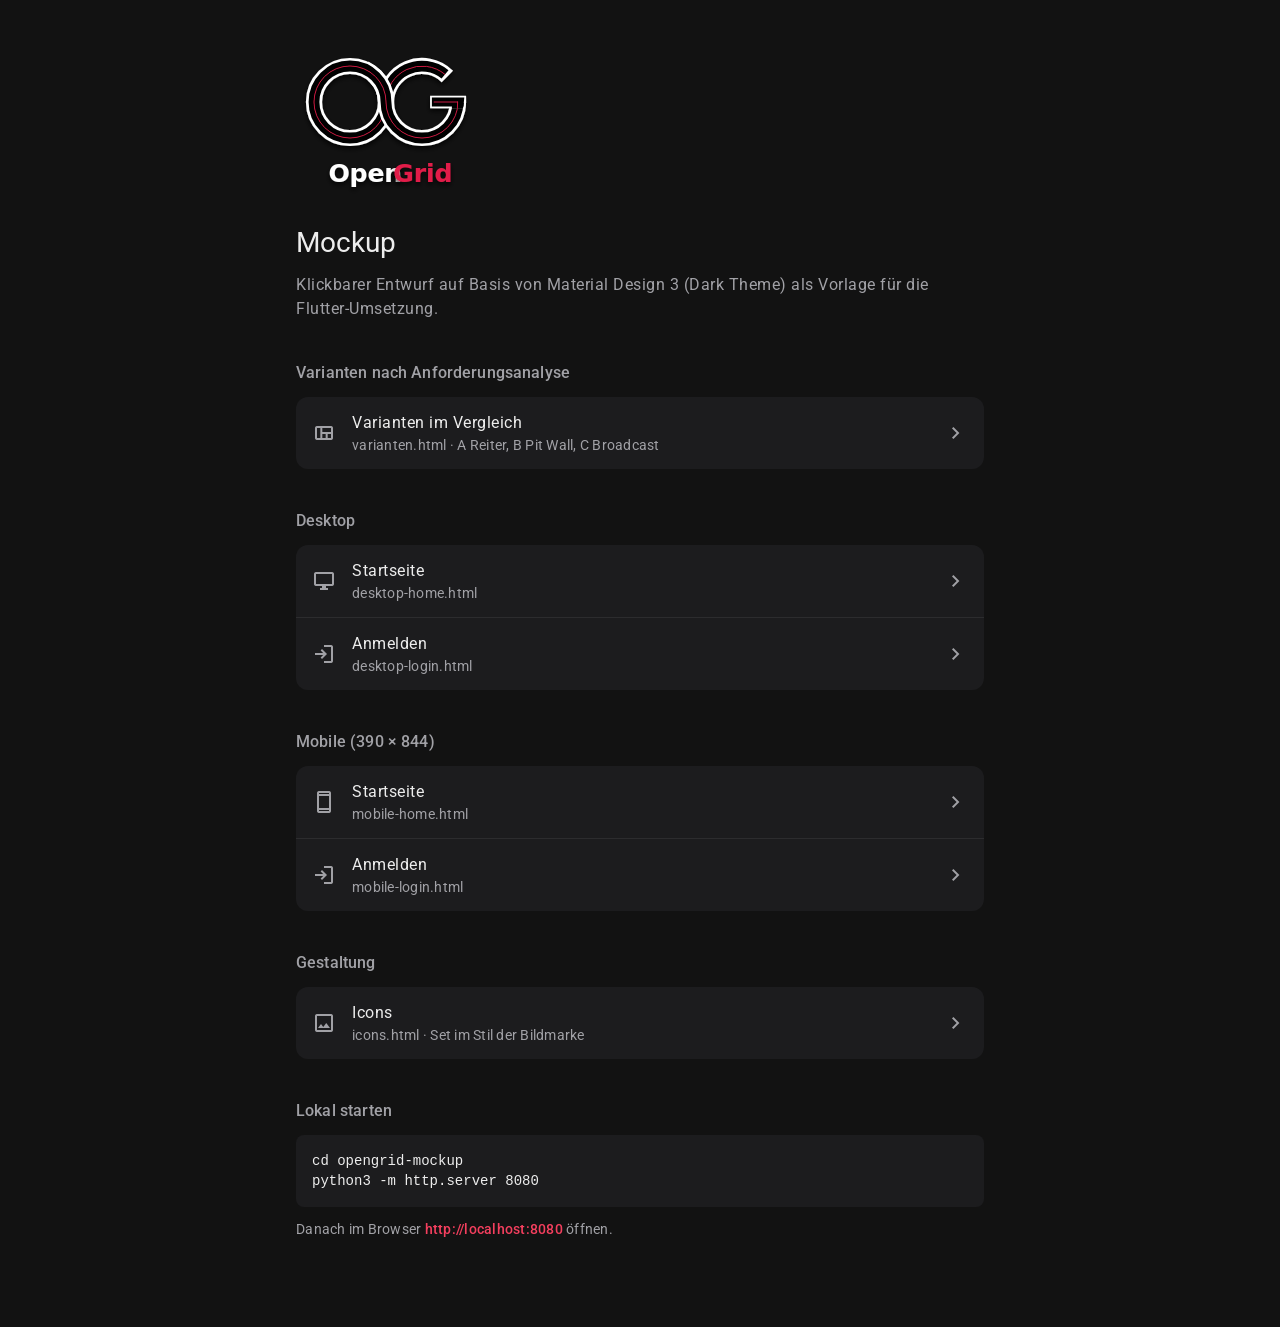
<file: index.html>
<!DOCTYPE html>
<html lang="de">
<head>
  <meta charset="utf-8">
  <meta name="viewport" content="width=device-width, initial-scale=1">
  <title>OpenGrid – Mockup-Übersicht</title>

  <!-- Schrift + Icons (Google Fonts) -->
  <link rel="preconnect" href="https://fonts.googleapis.com">
  <link rel="preconnect" href="https://fonts.gstatic.com" crossorigin>
  <link rel="stylesheet" href="https://fonts.googleapis.com/css2?family=Roboto:wght@400;500;700&display=swap">
  <link rel="stylesheet" href="https://fonts.googleapis.com/css2?family=Material+Symbols+Outlined:opsz,wght,FILL,GRAD@20..48,400,0..1,0&display=block">

  <link rel="stylesheet" href="styles.css?v=31ad82c9">
</head>
<body>

  <!-- Übersichtsseite des Mockups (nicht Teil der App) -->
  <main class="overview">
    <header class="overview__header">
      <div class="logo-full">
        <img src="icon_transparent.svg" alt="OpenGrid">
      </div>
      <h1 class="headline-medium">Mockup</h1>
      <p class="body-large text-secondary">Klickbarer Entwurf auf Basis von Material Design 3 (Dark Theme) als Vorlage für die Flutter-Umsetzung.</p>
    </header>

    <section class="overview__section" aria-labelledby="variants-heading">
      <h2 class="title-medium text-secondary" id="variants-heading">Varianten nach Anforderungsanalyse</h2>
      <ul class="list">
        <li>
          <a class="list__item" href="varianten.html">
            <span class="material-symbols-outlined icon list__icon" aria-hidden="true">view_quilt</span>
            <span class="list__text">
              <span class="body-large">Varianten im Vergleich</span>
              <span class="body-medium text-secondary">varianten.html · A Reiter, B Pit Wall, C Broadcast</span>
            </span>
            <span class="material-symbols-outlined icon list__trailing" aria-hidden="true">chevron_right</span>
          </a>
        </li>
      </ul>
    </section>

    <section class="overview__section" aria-labelledby="desktop-heading">
      <h2 class="title-medium text-secondary" id="desktop-heading">Desktop</h2>
      <ul class="list">
        <li>
          <a class="list__item" href="desktop-home.html">
            <span class="material-symbols-outlined icon list__icon" aria-hidden="true">desktop_windows</span>
            <span class="list__text">
              <span class="body-large">Startseite</span>
              <span class="body-medium text-secondary">desktop-home.html</span>
            </span>
            <span class="material-symbols-outlined icon list__trailing" aria-hidden="true">chevron_right</span>
          </a>
        </li>
        <li>
          <a class="list__item" href="desktop-login.html">
            <span class="material-symbols-outlined icon list__icon" aria-hidden="true">login</span>
            <span class="list__text">
              <span class="body-large">Anmelden</span>
              <span class="body-medium text-secondary">desktop-login.html</span>
            </span>
            <span class="material-symbols-outlined icon list__trailing" aria-hidden="true">chevron_right</span>
          </a>
        </li>
      </ul>
    </section>

    <section class="overview__section" aria-labelledby="mobile-heading">
      <h2 class="title-medium text-secondary" id="mobile-heading">Mobile (390 × 844)</h2>
      <ul class="list">
        <li>
          <a class="list__item" href="mobile-home.html">
            <span class="material-symbols-outlined icon list__icon" aria-hidden="true">smartphone</span>
            <span class="list__text">
              <span class="body-large">Startseite</span>
              <span class="body-medium text-secondary">mobile-home.html</span>
            </span>
            <span class="material-symbols-outlined icon list__trailing" aria-hidden="true">chevron_right</span>
          </a>
        </li>
        <li>
          <a class="list__item" href="mobile-login.html">
            <span class="material-symbols-outlined icon list__icon" aria-hidden="true">login</span>
            <span class="list__text">
              <span class="body-large">Anmelden</span>
              <span class="body-medium text-secondary">mobile-login.html</span>
            </span>
            <span class="material-symbols-outlined icon list__trailing" aria-hidden="true">chevron_right</span>
          </a>
        </li>
      </ul>
    </section>

    <section class="overview__section" aria-labelledby="assets-heading">
      <h2 class="title-medium text-secondary" id="assets-heading">Gestaltung</h2>
      <ul class="list">
        <li>
          <a class="list__item" href="icons.html">
            <span class="material-symbols-outlined icon list__icon" aria-hidden="true">image</span>
            <span class="list__text">
              <span class="body-large">Icons</span>
              <span class="body-medium text-secondary">icons.html · Set im Stil der Bildmarke</span>
            </span>
            <span class="material-symbols-outlined icon list__trailing" aria-hidden="true">chevron_right</span>
          </a>
        </li>
      </ul>
    </section>

    <section class="overview__section" aria-labelledby="start-heading">
      <h2 class="title-medium text-secondary" id="start-heading">Lokal starten</h2>
      <code class="code">cd opengrid-mockup<br>python3 -m http.server 8080</code>
      <p class="body-medium text-secondary" style="margin-top: var(--space-3)">Danach im Browser <a class="link" href="http://localhost:8080">http://localhost:8080</a> öffnen.</p>
    </section>
  </main>

</body>
</html>
</file>
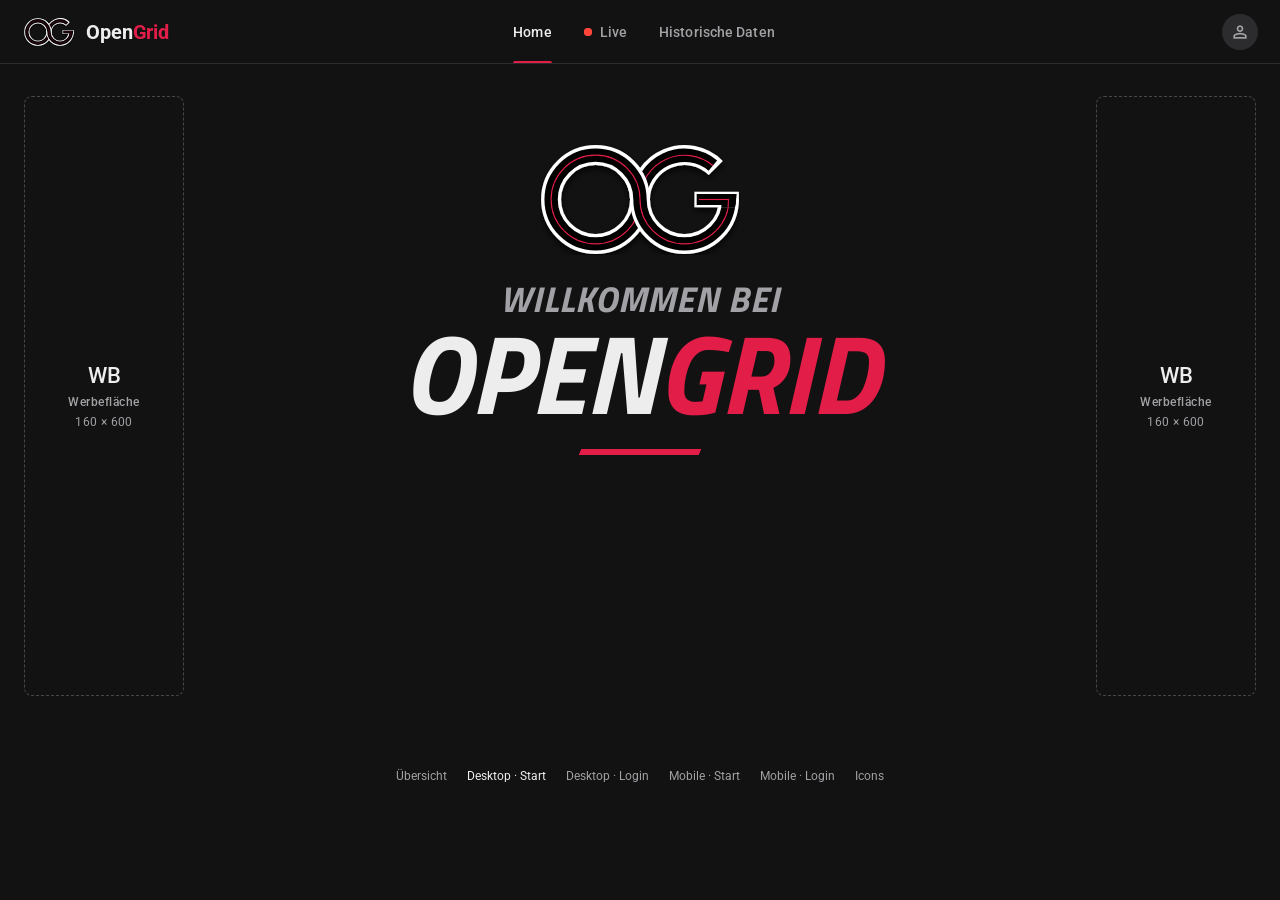
<file: desktop-home.html>
<!DOCTYPE html>
<html lang="de">
<head>
  <meta charset="utf-8">
  <meta name="viewport" content="width=device-width, initial-scale=1">
  <title>OpenGrid – Startseite (Desktop)</title>

  <!-- Schrift + Icons (Google Fonts) -->
  <link rel="preconnect" href="https://fonts.googleapis.com">
  <link rel="preconnect" href="https://fonts.gstatic.com" crossorigin>
  <link rel="stylesheet" href="https://fonts.googleapis.com/css2?family=Roboto:wght@400;500;700&display=swap">
  <link rel="stylesheet" href="https://fonts.googleapis.com/css2?family=Titillium+Web:wght@900&display=swap">
  <link rel="stylesheet" href="https://fonts.googleapis.com/css2?family=Material+Symbols+Outlined:opsz,wght,FILL,GRAD@20..48,400,0..1,0&display=block">

  <link rel="stylesheet" href="styles.css?v=31ad82c9">
  <!-- Live und Historische Daten sind vorerst leer: config.js, api.js,
       live.js und history.js werden hier noch nicht eingebunden -->
  <script src="app.js?v=7fc3de1a" defer></script>
</head>
<body>

  <!-- =================================================================
       App-Bar → AppBar(
         title: Row([Logo, Text('OpenGrid')]),
         bottom/center: TabBar(tabs: [Home, Live, Historische Daten]),
         actions: [MenuAnchor(child: CircleAvatar)])
       ================================================================= -->
  <header class="top-app-bar top-app-bar--desktop">

    <!-- Logo: nur die Bildmarke klein, daneben Schriftzug als Text -->
    <a class="brand" href="desktop-home.html" aria-label="OpenGrid – Startseite">
      <img class="brand__mark" src="logo-mark.svg" alt="" height="28">
      <span class="brand__name" aria-hidden="true">Open<span class="brand__accent">Grid</span></span>
    </a>

    <div class="top-app-bar__center">
      <!-- Reiter (breite Fenster). Der aktive Reiter steht im URL-Hash. -->
      <nav class="tabs" aria-label="Bereiche">
        <button class="tab" type="button" data-tab="home" data-tab-label="Home" aria-controls="panel-home"><span class="tab__label">Home</span></button>
        <button class="tab" type="button" data-tab="live" data-tab-label="Live" aria-controls="panel-live"><span class="tab__label"><span class="live-dot" aria-hidden="true"></span>Live</span></button>
        <button class="tab" type="button" data-tab="history" data-tab-label="Historische Daten" aria-controls="panel-history"><span class="tab__label">Historische Daten</span></button>
      </nav>

      <!-- Reiter-Menü (schmale Fenster, statt Scrollen) -->
      <div class="tabs-overflow menu-anchor">
        <button class="btn btn--text tabs-overflow__trigger" type="button"
                aria-haspopup="menu" aria-expanded="false" aria-controls="tab-menu" data-menu-trigger>
          <span data-tab-title>Home</span>
          <span class="material-symbols-outlined icon" aria-hidden="true">arrow_drop_down</span>
        </button>
        <ul class="menu menu--start" id="tab-menu" role="menu" aria-label="Bereiche" hidden>
          <li role="none"><button class="menu__item" type="button" role="menuitemradio" aria-checked="false" data-tab="home">Home<span class="material-symbols-outlined icon menu__check" aria-hidden="true">check</span></button></li>
          <li role="none"><button class="menu__item" type="button" role="menuitemradio" aria-checked="false" data-tab="live"><span class="live-dot" aria-hidden="true"></span>Live<span class="material-symbols-outlined icon menu__check" aria-hidden="true">check</span></button></li>
          <li role="none"><button class="menu__item" type="button" role="menuitemradio" aria-checked="false" data-tab="history">Historische Daten<span class="material-symbols-outlined icon menu__check" aria-hidden="true">check</span></button></li>
        </ul>
      </div>
    </div>

    <!-- Profil-Avatar mit Menü -->
    <div class="top-app-bar__end menu-anchor">
      <button class="avatar-btn" type="button" aria-label="Profilmenü"
              aria-haspopup="menu" aria-expanded="false" aria-controls="profile-menu" data-menu-trigger>
        <span class="avatar"><span class="material-symbols-outlined icon" aria-hidden="true">person</span></span>
      </button>
      <ul class="menu menu--end" id="profile-menu" role="menu" aria-label="Profil" hidden>
        <li role="none">
          <button class="menu__item" type="button" role="menuitem">
            <span class="material-symbols-outlined icon" aria-hidden="true">person</span>Profil
          </button>
        </li>
        <li role="none">
          <button class="menu__item" type="button" role="menuitem">
            <span class="material-symbols-outlined icon" aria-hidden="true">settings</span>Einstellungen
          </button>
        </li>
        <li class="menu__divider" role="separator"></li>
        <li role="none">
          <a class="menu__item" role="menuitem" href="desktop-login.html">
            <span class="material-symbols-outlined icon" aria-hidden="true">logout</span>Abmelden
          </a>
        </li>
      </ul>
    </div>
  </header>


  <!-- =================================================================
       Body → Row([AdSlot, Expanded(Content), AdSlot])
       Unter 900px: nur Content (Werbeflächen ausgeblendet)
       ================================================================= -->
  <div class="layout">

    <!-- Werbefläche links (160 × 600) -->
    <aside class="ad-slot" aria-label="Werbefläche">
      <span class="ad-slot__code">WB</span>
      <span class="label-medium">Werbefläche</span>
      <span class="body-small">160 × 600</span>
    </aside>

    <!-- Inhaltsbereich → TabBarView([HomeView, LiveView, HistoryView]) -->
    <main class="content">

      <!-- Reiter "Home" → Willkommens-Überschrift (Startreiter nach dem Login) -->
      <section class="panel" id="panel-home" data-tab-panel="home" aria-labelledby="home-heading">
        <div class="hero">
          <img class="hero__logo" src="logo-mark.svg" alt="">
          <h1 class="hero__title" id="home-heading">
            <span class="hero__kicker">Willkommen bei</span>
            <span class="hero__brand">Open<span class="brand__accent">Grid</span></span>
          </h1>
          <span class="hero__stripe" aria-hidden="true"></span>
        </div>
      </section>

      <!-- Reiter "Live" – Inhalt folgt -->
      <section class="panel" id="panel-live" data-tab-panel="live" aria-label="Live" hidden></section>

      <!-- Reiter "Historische Daten" – Inhalt folgt -->
      <section class="panel" id="panel-history" data-tab-panel="history" aria-label="Historische Daten" hidden></section>
    </main>

    <!-- Werbefläche rechts (160 × 600) -->
    <aside class="ad-slot" aria-label="Werbefläche">
      <span class="ad-slot__code">WB</span>
      <span class="label-medium">Werbefläche</span>
      <span class="body-small">160 × 600</span>
    </aside>
  </div>


  <!-- Mockup-Navigation (nur zum Durchklicken, nicht Teil der App) -->
  <nav class="mockup-nav" aria-label="Mockup-Screens">
    <a href="index.html">Übersicht</a>
    <a href="desktop-home.html" aria-current="page">Desktop · Start</a>
    <a href="desktop-login.html">Desktop · Login</a>
    <a href="mobile-home.html">Mobile · Start</a>
    <a href="mobile-login.html">Mobile · Login</a>
    <a href="icons.html">Icons</a>
  </nav>

</body>
</html>
</file>
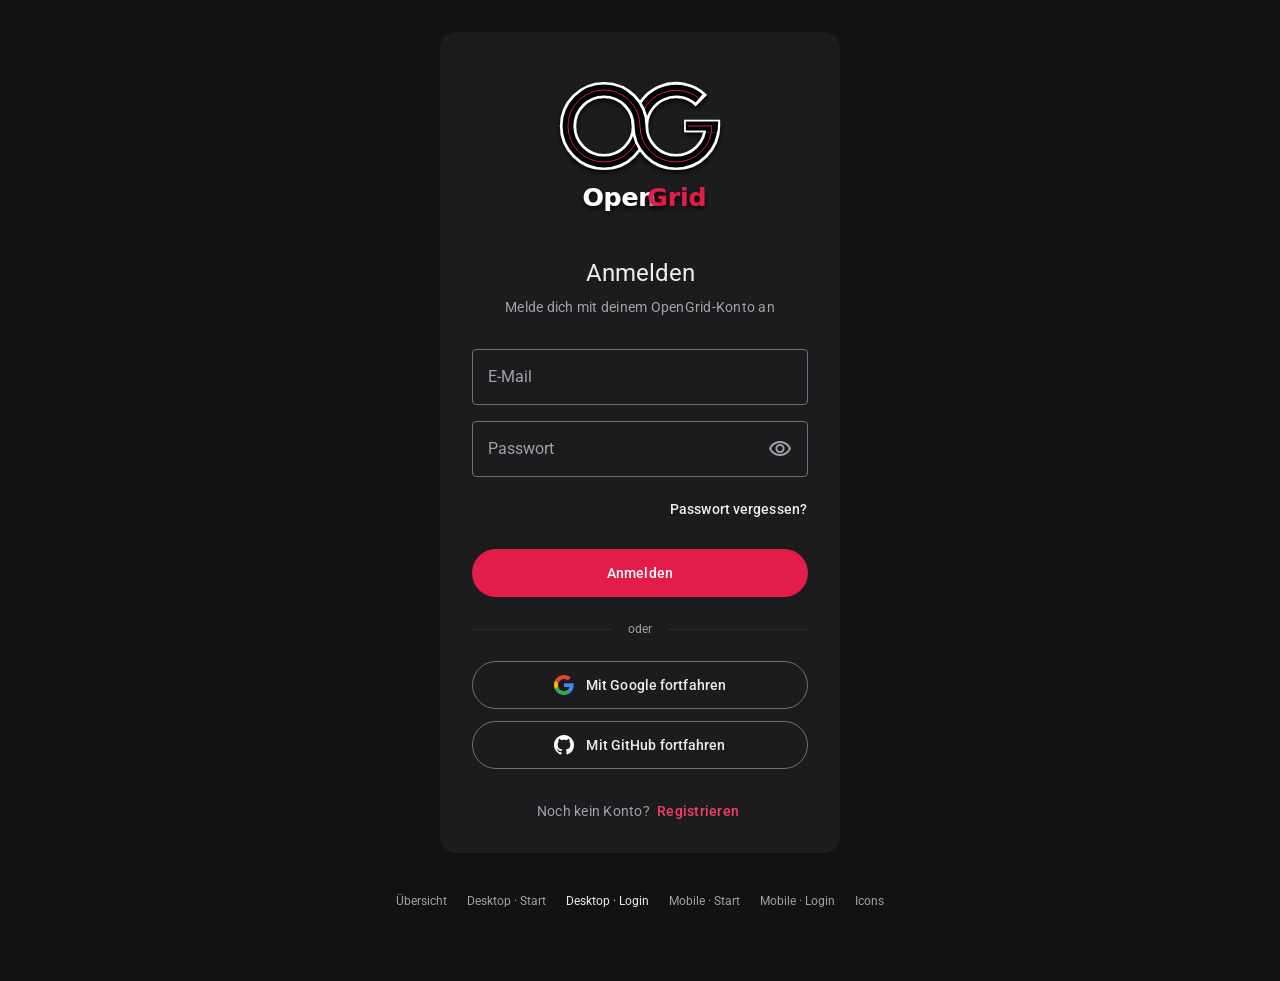
<file: desktop-login.html>
<!DOCTYPE html>
<html lang="de">
<head>
  <meta charset="utf-8">
  <meta name="viewport" content="width=device-width, initial-scale=1">
  <title>OpenGrid – Anmelden (Desktop)</title>

  <!-- Schrift + Icons (Google Fonts) -->
  <link rel="preconnect" href="https://fonts.googleapis.com">
  <link rel="preconnect" href="https://fonts.gstatic.com" crossorigin>
  <link rel="stylesheet" href="https://fonts.googleapis.com/css2?family=Roboto:wght@400;500;700&display=swap">
  <link rel="stylesheet" href="https://fonts.googleapis.com/css2?family=Material+Symbols+Outlined:opsz,wght,FILL,GRAD@20..48,400,0..1,0&display=block">

  <link rel="stylesheet" href="styles.css?v=31ad82c9">
  <script src="app.js?v=7fc3de1a" defer></script>
</head>
<body class="login-page">

  <!-- =================================================================
       Login → Scaffold(body: Center(child: ConstrainedBox(maxWidth: 400,
         child: Card(child: Column([...])))))
       ================================================================= -->
  <main class="login-card" aria-labelledby="login-title">

    <!-- Großes Logo (Bildmarke + Schriftzug) -->
    <div class="logo-full">
      <img src="icon_transparent.svg" alt="OpenGrid">
    </div>

    <div class="login-card__header">
      <h1 class="headline-small" id="login-title">Anmelden</h1>
      <p class="body-medium text-secondary">Melde dich mit deinem OpenGrid-Konto an</p>
    </div>

    <!-- Formular: Felder ohne name-Attribut, damit beim Absenden nichts
         in der URL landet – im Mockup führt "Anmelden" nur zur Startseite. -->
    <form class="login-form" action="desktop-home.html" method="get" novalidate>

      <!-- E-Mail → TextField(keyboardType: TextInputType.emailAddress) -->
      <div class="text-field">
        <input class="text-field__input" id="email" type="email" autocomplete="email" placeholder=" ">
        <label class="text-field__label" for="email">E-Mail</label>
      </div>

      <!-- Passwort → TextField(obscureText: true, suffixIcon: IconButton) -->
      <div class="text-field text-field--trailing">
        <input class="text-field__input" id="password" type="password" autocomplete="current-password" placeholder=" ">
        <label class="text-field__label" for="password">Passwort</label>
        <button class="icon-btn text-field__trailing" type="button"
                aria-label="Passwort anzeigen" aria-pressed="false" aria-controls="password" data-toggle-password>
          <span class="material-symbols-outlined icon" aria-hidden="true">visibility</span>
        </button>
      </div>

      <div class="login-form__aside">
        <button class="btn btn--text" type="button">Passwort vergessen?</button>
      </div>

      <!-- Primär-Button → FilledButton -->
      <button class="btn btn--filled btn--block" type="submit">Anmelden</button>
    </form>

    <div class="divider-text">oder</div>

    <!-- OAuth → Column([OutlinedButton.icon(...), OutlinedButton.icon(...)]) -->
    <div class="oauth">
      <a class="btn btn--outlined btn--block oauth__btn" href="desktop-home.html">
        <img class="oauth__icon" src="assets/google-g.svg" alt="" width="20" height="20">
        <span>Mit Google fortfahren</span>
      </a>
      <a class="btn btn--outlined btn--block oauth__btn" href="desktop-home.html">
        <img class="oauth__icon" src="assets/github-mark-white.svg" alt="" width="20" height="20">
        <span>Mit GitHub fortfahren</span>
      </a>
    </div>

    <!-- Registrierungs-Screen ist noch nicht Teil des Mockups -->
    <p class="body-medium login-card__footer">
      Noch kein Konto? <a class="link" href="#registrieren">Registrieren</a>
    </p>
  </main>

  <!-- Mockup-Navigation (nur zum Durchklicken, nicht Teil der App) -->
  <nav class="mockup-nav" aria-label="Mockup-Screens">
    <a href="index.html">Übersicht</a>
    <a href="desktop-home.html">Desktop · Start</a>
    <a href="desktop-login.html" aria-current="page">Desktop · Login</a>
    <a href="mobile-home.html">Mobile · Start</a>
    <a href="mobile-login.html">Mobile · Login</a>
    <a href="icons.html">Icons</a>
  </nav>

</body>
</html>
</file>
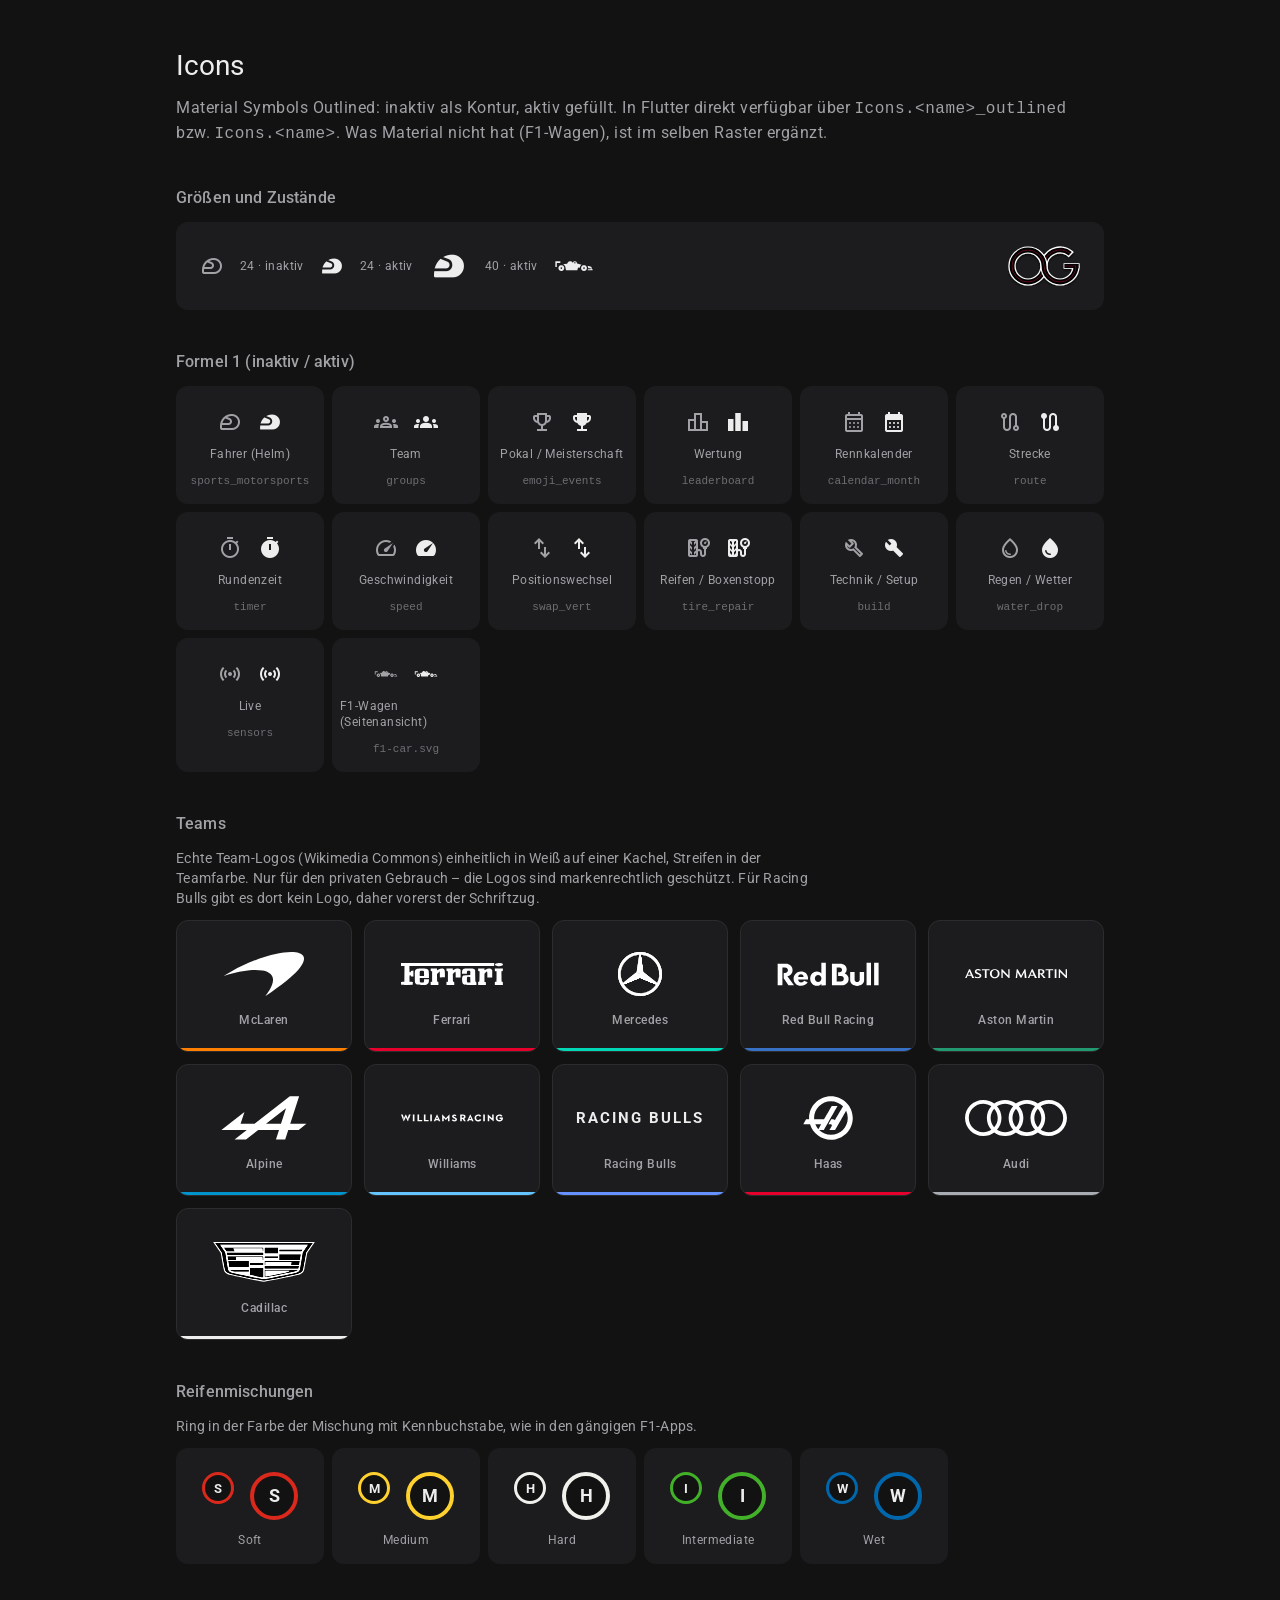
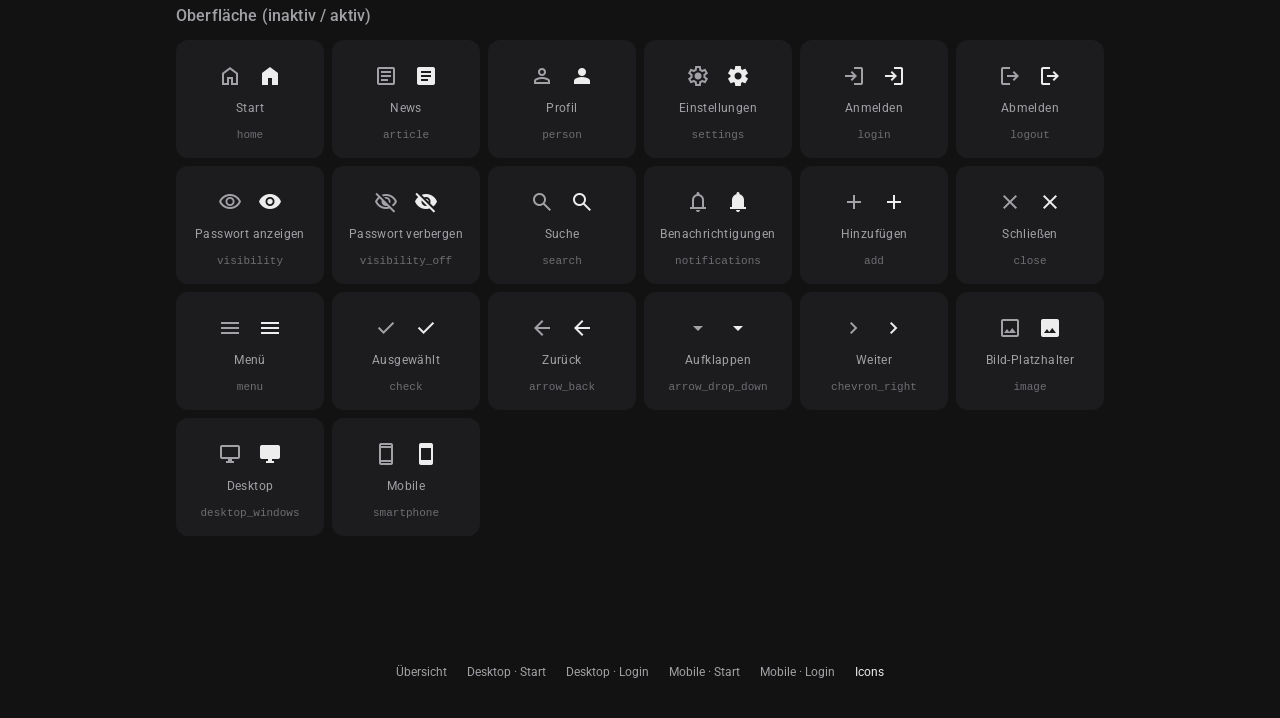
<file: icons.html>
<!DOCTYPE html>
<html lang="de">
<head>
  <meta charset="utf-8">
  <meta name="viewport" content="width=device-width, initial-scale=1">
  <title>OpenGrid – Icons</title>

  <!-- Schrift + Icons (Google Fonts) -->
  <link rel="preconnect" href="https://fonts.googleapis.com">
  <link rel="preconnect" href="https://fonts.gstatic.com" crossorigin>
  <link rel="stylesheet" href="https://fonts.googleapis.com/css2?family=Roboto:wght@400;500;700&display=swap">
  <link rel="stylesheet" href="https://fonts.googleapis.com/css2?family=Material+Symbols+Outlined:opsz,wght,FILL,GRAD@20..48,400,0..1,0&display=block">

  <link rel="stylesheet" href="styles.css?v=31ad82c9">
</head>
<body>

  <!-- Icon-Übersicht (nicht Teil der App).
       GENERIERT von tools/build_icons.py – Änderungen bitte dort vornehmen. -->
  <main class="overview overview--wide">
    <header class="overview__header">
      <h1 class="headline-medium">Icons</h1>
      <p class="body-large text-secondary">Material Symbols Outlined: inaktiv als Kontur, aktiv gefüllt. In Flutter direkt verfügbar über <code>Icons.&lt;name&gt;_outlined</code> bzw. <code>Icons.&lt;name&gt;</code>. Was Material nicht hat (F1-Wagen), ist im selben Raster ergänzt.</p>
    </header>

    <section class="overview__section" aria-labelledby="sizes-heading">
      <h2 class="title-medium text-secondary" id="sizes-heading">Größen und Zustände</h2>
      <div class="icon-sample">
        <span class="material-symbols-outlined icon text-secondary" aria-hidden="true">sports_motorsports</span>
        <span class="body-small text-secondary">24 · inaktiv</span>
        <span class="material-symbols-outlined icon icon--active" aria-hidden="true">sports_motorsports</span>
        <span class="body-small text-secondary">24 · aktiv</span>
        <span class="material-symbols-outlined icon icon--large icon--active" aria-hidden="true">sports_motorsports</span>
        <span class="body-small text-secondary">40 · aktiv</span>
        <svg class="icon icon--large icon--active" aria-hidden="true"><use href="icons.svg?v=11148516#f1-car"></use></svg>
        <img class="icon-sample__logo" src="logo-mark.svg" alt="OpenGrid-Bildmarke zum Vergleich">
      </div>
    </section>

    <section class="overview__section" aria-labelledby="f1-heading">
      <h2 class="title-medium text-secondary" id="f1-heading">Formel 1 (inaktiv / aktiv)</h2>
      <ul class="icon-grid">
        <li class="icon-tile"><span class="icon-tile__pair"><span class="text-secondary"><span class="material-symbols-outlined icon" aria-hidden="true">sports_motorsports</span></span><span class="material-symbols-outlined icon icon--active" aria-hidden="true">sports_motorsports</span></span><span class="body-small">Fahrer (Helm)</span><code class="icon-tile__code">sports_motorsports</code></li>
        <li class="icon-tile"><span class="icon-tile__pair"><span class="text-secondary"><span class="material-symbols-outlined icon" aria-hidden="true">groups</span></span><span class="material-symbols-outlined icon icon--active" aria-hidden="true">groups</span></span><span class="body-small">Team</span><code class="icon-tile__code">groups</code></li>
        <li class="icon-tile"><span class="icon-tile__pair"><span class="text-secondary"><span class="material-symbols-outlined icon" aria-hidden="true">emoji_events</span></span><span class="material-symbols-outlined icon icon--active" aria-hidden="true">emoji_events</span></span><span class="body-small">Pokal / Meisterschaft</span><code class="icon-tile__code">emoji_events</code></li>
        <li class="icon-tile"><span class="icon-tile__pair"><span class="text-secondary"><span class="material-symbols-outlined icon" aria-hidden="true">leaderboard</span></span><span class="material-symbols-outlined icon icon--active" aria-hidden="true">leaderboard</span></span><span class="body-small">Wertung</span><code class="icon-tile__code">leaderboard</code></li>
        <li class="icon-tile"><span class="icon-tile__pair"><span class="text-secondary"><span class="material-symbols-outlined icon" aria-hidden="true">calendar_month</span></span><span class="material-symbols-outlined icon icon--active" aria-hidden="true">calendar_month</span></span><span class="body-small">Rennkalender</span><code class="icon-tile__code">calendar_month</code></li>
        <li class="icon-tile"><span class="icon-tile__pair"><span class="text-secondary"><span class="material-symbols-outlined icon" aria-hidden="true">route</span></span><span class="material-symbols-outlined icon icon--active" aria-hidden="true">route</span></span><span class="body-small">Strecke</span><code class="icon-tile__code">route</code></li>
        <li class="icon-tile"><span class="icon-tile__pair"><span class="text-secondary"><span class="material-symbols-outlined icon" aria-hidden="true">timer</span></span><span class="material-symbols-outlined icon icon--active" aria-hidden="true">timer</span></span><span class="body-small">Rundenzeit</span><code class="icon-tile__code">timer</code></li>
        <li class="icon-tile"><span class="icon-tile__pair"><span class="text-secondary"><span class="material-symbols-outlined icon" aria-hidden="true">speed</span></span><span class="material-symbols-outlined icon icon--active" aria-hidden="true">speed</span></span><span class="body-small">Geschwindigkeit</span><code class="icon-tile__code">speed</code></li>
        <li class="icon-tile"><span class="icon-tile__pair"><span class="text-secondary"><span class="material-symbols-outlined icon" aria-hidden="true">swap_vert</span></span><span class="material-symbols-outlined icon icon--active" aria-hidden="true">swap_vert</span></span><span class="body-small">Positionswechsel</span><code class="icon-tile__code">swap_vert</code></li>
        <li class="icon-tile"><span class="icon-tile__pair"><span class="text-secondary"><span class="material-symbols-outlined icon" aria-hidden="true">tire_repair</span></span><span class="material-symbols-outlined icon icon--active" aria-hidden="true">tire_repair</span></span><span class="body-small">Reifen / Boxenstopp</span><code class="icon-tile__code">tire_repair</code></li>
        <li class="icon-tile"><span class="icon-tile__pair"><span class="text-secondary"><span class="material-symbols-outlined icon" aria-hidden="true">build</span></span><span class="material-symbols-outlined icon icon--active" aria-hidden="true">build</span></span><span class="body-small">Technik / Setup</span><code class="icon-tile__code">build</code></li>
        <li class="icon-tile"><span class="icon-tile__pair"><span class="text-secondary"><span class="material-symbols-outlined icon" aria-hidden="true">water_drop</span></span><span class="material-symbols-outlined icon icon--active" aria-hidden="true">water_drop</span></span><span class="body-small">Regen / Wetter</span><code class="icon-tile__code">water_drop</code></li>
        <li class="icon-tile"><span class="icon-tile__pair"><span class="text-secondary"><span class="material-symbols-outlined icon" aria-hidden="true">sensors</span></span><span class="material-symbols-outlined icon icon--active" aria-hidden="true">sensors</span></span><span class="body-small">Live</span><code class="icon-tile__code">sensors</code></li>
        <li class="icon-tile"><span class="icon-tile__pair"><span class="text-secondary"><svg class="icon" aria-hidden="true"><use href="icons.svg?v=11148516#f1-car"></use></svg></span><svg class="icon icon--active" aria-hidden="true"><use href="icons.svg?v=11148516#f1-car"></use></svg></span><span class="body-small">F1-Wagen (Seitenansicht)</span><code class="icon-tile__code">f1-car.svg</code></li>
      </ul>
    </section>

    <section class="overview__section" aria-labelledby="teams-heading">
      <h2 class="title-medium text-secondary" id="teams-heading">Teams</h2>
      <p class="body-medium text-secondary icon-section__note">Echte Team-Logos (Wikimedia Commons) einheitlich in Weiß auf einer Kachel, Streifen in der Teamfarbe. Nur für den privaten Gebrauch – die Logos sind markenrechtlich geschützt. Für Racing Bulls gibt es dort kein Logo, daher vorerst der Schriftzug.</p>
      <ul class="team-grid">
        <li class="team-tile" style="--team-color: #FF8000" aria-label="McLaren"><img class="team-tile__logo" src="assets/teams/mclaren.svg" alt=""><span class="team-tile__name">McLaren</span></li>
        <li class="team-tile" style="--team-color: #E8002D" aria-label="Ferrari"><img class="team-tile__logo" src="assets/teams/ferrari.svg" alt=""><span class="team-tile__name">Ferrari</span></li>
        <li class="team-tile" style="--team-color: #00D7B6" aria-label="Mercedes"><img class="team-tile__logo" src="assets/teams/mercedes.svg" alt=""><span class="team-tile__name">Mercedes</span></li>
        <li class="team-tile" style="--team-color: #3671C6" aria-label="Red Bull Racing"><img class="team-tile__logo" src="assets/teams/red-bull.svg" alt=""><span class="team-tile__name">Red Bull Racing</span></li>
        <li class="team-tile" style="--team-color: #229971" aria-label="Aston Martin"><img class="team-tile__logo" src="assets/teams/aston-martin.svg" alt=""><span class="team-tile__name">Aston Martin</span></li>
        <li class="team-tile" style="--team-color: #0093CC" aria-label="Alpine"><img class="team-tile__logo" src="assets/teams/alpine.svg" alt=""><span class="team-tile__name">Alpine</span></li>
        <li class="team-tile" style="--team-color: #64C4FF" aria-label="Williams"><img class="team-tile__logo" src="assets/teams/williams.svg" alt=""><span class="team-tile__name">Williams</span></li>
        <li class="team-tile" style="--team-color: #6692FF" aria-label="Racing Bulls"><span class="team-tile__wordmark">Racing Bulls</span><span class="team-tile__name">Racing Bulls</span></li>
        <li class="team-tile" style="--team-color: #E6002B" aria-label="Haas"><img class="team-tile__logo" src="assets/teams/haas.svg" alt=""><span class="team-tile__name">Haas</span></li>
        <li class="team-tile" style="--team-color: #A9ACB1" aria-label="Audi"><img class="team-tile__logo" src="assets/teams/audi.svg" alt=""><span class="team-tile__name">Audi</span></li>
        <li class="team-tile" style="--team-color: #EDEDED" aria-label="Cadillac"><img class="team-tile__logo team-tile__logo--silver" src="assets/teams/cadillac.svg" alt=""><span class="team-tile__name">Cadillac</span></li>
      </ul>
    </section>

    <section class="overview__section" aria-labelledby="tyres-heading">
      <h2 class="title-medium text-secondary" id="tyres-heading">Reifenmischungen</h2>
      <p class="body-medium text-secondary icon-section__note">Ring in der Farbe der Mischung mit Kennbuchstabe, wie in den gängigen F1-Apps.</p>
      <ul class="icon-grid">
        <li class="icon-tile"><span class="icon-tile__pair"><span class="tyre-badge" style="--tyre-color: #DA291C" aria-hidden="true">S</span><span class="tyre-badge tyre-badge--large" style="--tyre-color: #DA291C" aria-hidden="true">S</span></span><span class="body-small">Soft</span></li>
        <li class="icon-tile"><span class="icon-tile__pair"><span class="tyre-badge" style="--tyre-color: #FFD12E" aria-hidden="true">M</span><span class="tyre-badge tyre-badge--large" style="--tyre-color: #FFD12E" aria-hidden="true">M</span></span><span class="body-small">Medium</span></li>
        <li class="icon-tile"><span class="icon-tile__pair"><span class="tyre-badge" style="--tyre-color: #F0F0EC" aria-hidden="true">H</span><span class="tyre-badge tyre-badge--large" style="--tyre-color: #F0F0EC" aria-hidden="true">H</span></span><span class="body-small">Hard</span></li>
        <li class="icon-tile"><span class="icon-tile__pair"><span class="tyre-badge" style="--tyre-color: #43B02A" aria-hidden="true">I</span><span class="tyre-badge tyre-badge--large" style="--tyre-color: #43B02A" aria-hidden="true">I</span></span><span class="body-small">Intermediate</span></li>
        <li class="icon-tile"><span class="icon-tile__pair"><span class="tyre-badge" style="--tyre-color: #0067AD" aria-hidden="true">W</span><span class="tyre-badge tyre-badge--large" style="--tyre-color: #0067AD" aria-hidden="true">W</span></span><span class="body-small">Wet</span></li>
      </ul>
    </section>

    <section class="overview__section" aria-labelledby="ui-heading">
      <h2 class="title-medium text-secondary" id="ui-heading">Oberfläche (inaktiv / aktiv)</h2>
      <ul class="icon-grid">
        <li class="icon-tile"><span class="icon-tile__pair"><span class="text-secondary"><span class="material-symbols-outlined icon" aria-hidden="true">home</span></span><span class="material-symbols-outlined icon icon--active" aria-hidden="true">home</span></span><span class="body-small">Start</span><code class="icon-tile__code">home</code></li>
        <li class="icon-tile"><span class="icon-tile__pair"><span class="text-secondary"><span class="material-symbols-outlined icon" aria-hidden="true">article</span></span><span class="material-symbols-outlined icon icon--active" aria-hidden="true">article</span></span><span class="body-small">News</span><code class="icon-tile__code">article</code></li>
        <li class="icon-tile"><span class="icon-tile__pair"><span class="text-secondary"><span class="material-symbols-outlined icon" aria-hidden="true">person</span></span><span class="material-symbols-outlined icon icon--active" aria-hidden="true">person</span></span><span class="body-small">Profil</span><code class="icon-tile__code">person</code></li>
        <li class="icon-tile"><span class="icon-tile__pair"><span class="text-secondary"><span class="material-symbols-outlined icon" aria-hidden="true">settings</span></span><span class="material-symbols-outlined icon icon--active" aria-hidden="true">settings</span></span><span class="body-small">Einstellungen</span><code class="icon-tile__code">settings</code></li>
        <li class="icon-tile"><span class="icon-tile__pair"><span class="text-secondary"><span class="material-symbols-outlined icon" aria-hidden="true">login</span></span><span class="material-symbols-outlined icon icon--active" aria-hidden="true">login</span></span><span class="body-small">Anmelden</span><code class="icon-tile__code">login</code></li>
        <li class="icon-tile"><span class="icon-tile__pair"><span class="text-secondary"><span class="material-symbols-outlined icon" aria-hidden="true">logout</span></span><span class="material-symbols-outlined icon icon--active" aria-hidden="true">logout</span></span><span class="body-small">Abmelden</span><code class="icon-tile__code">logout</code></li>
        <li class="icon-tile"><span class="icon-tile__pair"><span class="text-secondary"><span class="material-symbols-outlined icon" aria-hidden="true">visibility</span></span><span class="material-symbols-outlined icon icon--active" aria-hidden="true">visibility</span></span><span class="body-small">Passwort anzeigen</span><code class="icon-tile__code">visibility</code></li>
        <li class="icon-tile"><span class="icon-tile__pair"><span class="text-secondary"><span class="material-symbols-outlined icon" aria-hidden="true">visibility_off</span></span><span class="material-symbols-outlined icon icon--active" aria-hidden="true">visibility_off</span></span><span class="body-small">Passwort verbergen</span><code class="icon-tile__code">visibility_off</code></li>
        <li class="icon-tile"><span class="icon-tile__pair"><span class="text-secondary"><span class="material-symbols-outlined icon" aria-hidden="true">search</span></span><span class="material-symbols-outlined icon icon--active" aria-hidden="true">search</span></span><span class="body-small">Suche</span><code class="icon-tile__code">search</code></li>
        <li class="icon-tile"><span class="icon-tile__pair"><span class="text-secondary"><span class="material-symbols-outlined icon" aria-hidden="true">notifications</span></span><span class="material-symbols-outlined icon icon--active" aria-hidden="true">notifications</span></span><span class="body-small">Benachrichtigungen</span><code class="icon-tile__code">notifications</code></li>
        <li class="icon-tile"><span class="icon-tile__pair"><span class="text-secondary"><span class="material-symbols-outlined icon" aria-hidden="true">add</span></span><span class="material-symbols-outlined icon icon--active" aria-hidden="true">add</span></span><span class="body-small">Hinzufügen</span><code class="icon-tile__code">add</code></li>
        <li class="icon-tile"><span class="icon-tile__pair"><span class="text-secondary"><span class="material-symbols-outlined icon" aria-hidden="true">close</span></span><span class="material-symbols-outlined icon icon--active" aria-hidden="true">close</span></span><span class="body-small">Schließen</span><code class="icon-tile__code">close</code></li>
        <li class="icon-tile"><span class="icon-tile__pair"><span class="text-secondary"><span class="material-symbols-outlined icon" aria-hidden="true">menu</span></span><span class="material-symbols-outlined icon icon--active" aria-hidden="true">menu</span></span><span class="body-small">Menü</span><code class="icon-tile__code">menu</code></li>
        <li class="icon-tile"><span class="icon-tile__pair"><span class="text-secondary"><span class="material-symbols-outlined icon" aria-hidden="true">check</span></span><span class="material-symbols-outlined icon icon--active" aria-hidden="true">check</span></span><span class="body-small">Ausgewählt</span><code class="icon-tile__code">check</code></li>
        <li class="icon-tile"><span class="icon-tile__pair"><span class="text-secondary"><span class="material-symbols-outlined icon" aria-hidden="true">arrow_back</span></span><span class="material-symbols-outlined icon icon--active" aria-hidden="true">arrow_back</span></span><span class="body-small">Zurück</span><code class="icon-tile__code">arrow_back</code></li>
        <li class="icon-tile"><span class="icon-tile__pair"><span class="text-secondary"><span class="material-symbols-outlined icon" aria-hidden="true">arrow_drop_down</span></span><span class="material-symbols-outlined icon icon--active" aria-hidden="true">arrow_drop_down</span></span><span class="body-small">Aufklappen</span><code class="icon-tile__code">arrow_drop_down</code></li>
        <li class="icon-tile"><span class="icon-tile__pair"><span class="text-secondary"><span class="material-symbols-outlined icon" aria-hidden="true">chevron_right</span></span><span class="material-symbols-outlined icon icon--active" aria-hidden="true">chevron_right</span></span><span class="body-small">Weiter</span><code class="icon-tile__code">chevron_right</code></li>
        <li class="icon-tile"><span class="icon-tile__pair"><span class="text-secondary"><span class="material-symbols-outlined icon" aria-hidden="true">image</span></span><span class="material-symbols-outlined icon icon--active" aria-hidden="true">image</span></span><span class="body-small">Bild-Platzhalter</span><code class="icon-tile__code">image</code></li>
        <li class="icon-tile"><span class="icon-tile__pair"><span class="text-secondary"><span class="material-symbols-outlined icon" aria-hidden="true">desktop_windows</span></span><span class="material-symbols-outlined icon icon--active" aria-hidden="true">desktop_windows</span></span><span class="body-small">Desktop</span><code class="icon-tile__code">desktop_windows</code></li>
        <li class="icon-tile"><span class="icon-tile__pair"><span class="text-secondary"><span class="material-symbols-outlined icon" aria-hidden="true">smartphone</span></span><span class="material-symbols-outlined icon icon--active" aria-hidden="true">smartphone</span></span><span class="body-small">Mobile</span><code class="icon-tile__code">smartphone</code></li>
      </ul>
    </section>
  </main>

  <!-- Mockup-Navigation (nur zum Durchklicken, nicht Teil der App) -->
  <nav class="mockup-nav" aria-label="Mockup-Screens">
    <a href="index.html">Übersicht</a>
    <a href="desktop-home.html">Desktop · Start</a>
    <a href="desktop-login.html">Desktop · Login</a>
    <a href="mobile-home.html">Mobile · Start</a>
    <a href="mobile-login.html">Mobile · Login</a>
    <a href="icons.html" aria-current="page">Icons</a>
  </nav>

</body>
</html>
</file>
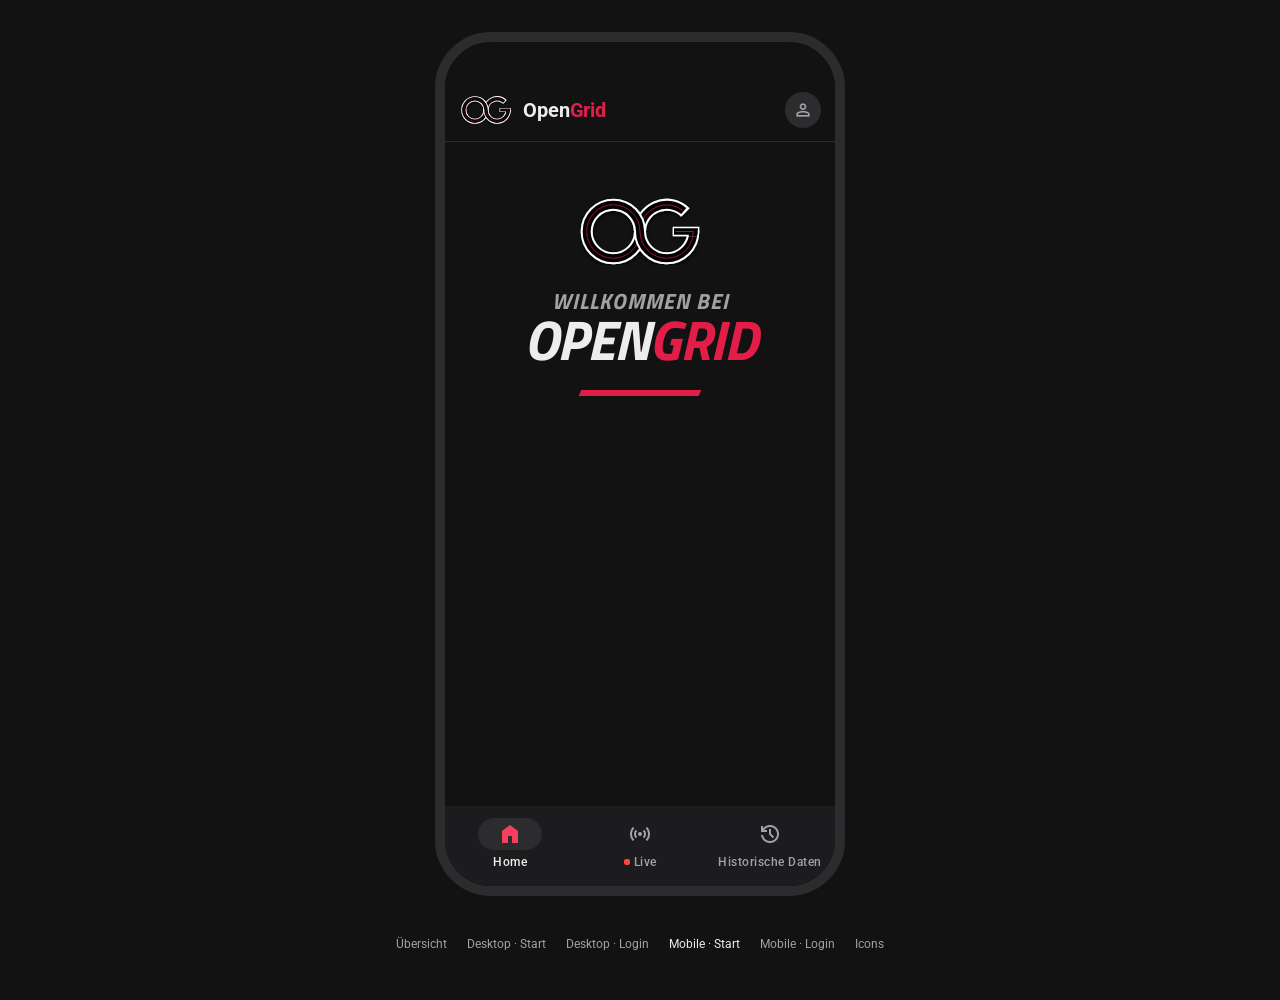
<file: mobile-home.html>
<!DOCTYPE html>
<html lang="de">
<head>
  <meta charset="utf-8">
  <meta name="viewport" content="width=device-width, initial-scale=1">
  <title>OpenGrid – Startseite (Mobile)</title>

  <!-- Schrift + Icons (Google Fonts) -->
  <link rel="preconnect" href="https://fonts.googleapis.com">
  <link rel="preconnect" href="https://fonts.gstatic.com" crossorigin>
  <link rel="stylesheet" href="https://fonts.googleapis.com/css2?family=Roboto:wght@400;500;700&display=swap">
  <link rel="stylesheet" href="https://fonts.googleapis.com/css2?family=Titillium+Web:wght@900&display=swap">
  <link rel="stylesheet" href="https://fonts.googleapis.com/css2?family=Material+Symbols+Outlined:opsz,wght,FILL,GRAD@20..48,400,0..1,0&display=block">

  <link rel="stylesheet" href="styles.css?v=31ad82c9">
  <!-- Live und Historische Daten sind vorerst leer: config.js, api.js,
       live.js und history.js werden hier noch nicht eingebunden -->
  <script src="app.js?v=7fc3de1a" defer></script>
</head>
<body class="device-page">

  <!-- Geräterahmen 390 × 844 (nur Mockup) -->
  <div class="device">
    <div class="device__safe-top" aria-hidden="true"></div>

    <!-- =================================================================
         Scaffold(
           appBar: AppBar(title: Logo + 'OpenGrid', actions: [Avatar]),
           body: IndexedStack([HomeView, LiveView, HistoryView]),
           bottomNavigationBar: NavigationBar([Home, Live, Historische Daten]))
         ================================================================= -->
    <div class="screen">

      <!-- App-Bar -->
      <header class="top-app-bar">
        <a class="brand" href="mobile-home.html" aria-label="OpenGrid – Startseite">
          <img class="brand__mark" src="logo-mark.svg" alt="" height="28">
          <span class="brand__name" aria-hidden="true">Open<span class="brand__accent">Grid</span></span>
        </a>

        <div class="menu-anchor">
          <button class="avatar-btn" type="button" aria-label="Profilmenü"
                  aria-haspopup="menu" aria-expanded="false" aria-controls="profile-menu" data-menu-trigger>
            <span class="avatar"><span class="material-symbols-outlined icon" aria-hidden="true">person</span></span>
          </button>
          <ul class="menu menu--end" id="profile-menu" role="menu" aria-label="Profil" hidden>
            <li role="none">
              <button class="menu__item" type="button" role="menuitem">
                <span class="material-symbols-outlined icon" aria-hidden="true">person</span>Profil
              </button>
            </li>
            <li role="none">
              <button class="menu__item" type="button" role="menuitem">
                <span class="material-symbols-outlined icon" aria-hidden="true">settings</span>Einstellungen
              </button>
            </li>
            <li class="menu__divider" role="separator"></li>
            <li role="none">
              <a class="menu__item" role="menuitem" href="mobile-login.html">
                <span class="material-symbols-outlined icon" aria-hidden="true">logout</span>Abmelden
              </a>
            </li>
          </ul>
        </div>
      </header>

      <!-- Scrollbarer Inhalt → ListView / CustomScrollView -->
      <main class="screen__body">
        <div class="screen__content">

          <!-- Reiter "Home" → Willkommens-Überschrift (Startreiter nach dem Login) -->
          <section class="panel" id="panel-home" data-tab-panel="home" aria-labelledby="home-heading">
            <div class="hero">
              <img class="hero__logo" src="logo-mark.svg" alt="">
              <h1 class="hero__title" id="home-heading">
                <span class="hero__kicker">Willkommen bei</span>
                <span class="hero__brand">Open<span class="brand__accent">Grid</span></span>
              </h1>
              <span class="hero__stripe" aria-hidden="true"></span>
            </div>
          </section>

          <!-- Reiter "Live" – Inhalt folgt -->
          <section class="panel" id="panel-live" data-tab-panel="live" aria-label="Live" hidden></section>

          <!-- Reiter "Historische Daten" – Inhalt folgt -->
          <section class="panel" id="panel-history" data-tab-panel="history" aria-label="Historische Daten" hidden></section>
        </div>
      </main>

      <!-- Navigation Bar → NavigationBar(destinations: [Home, Live, Historische Daten]) -->
      <nav class="nav-bar" aria-label="Bereiche">
        <button class="nav-bar__item" type="button" data-tab="home" aria-controls="panel-home">
          <span class="nav-bar__indicator"><span class="material-symbols-outlined icon" aria-hidden="true">home</span></span>
          Home
        </button>
        <button class="nav-bar__item" type="button" data-tab="live" aria-controls="panel-live">
          <span class="nav-bar__indicator"><span class="material-symbols-outlined icon" aria-hidden="true">sensors</span></span>
          <span class="nav-bar__label"><span class="live-dot" aria-hidden="true"></span>Live</span>
        </button>
        <button class="nav-bar__item" type="button" data-tab="history" aria-controls="panel-history">
          <span class="nav-bar__indicator"><span class="material-symbols-outlined icon" aria-hidden="true">history</span></span>
          Historische Daten
        </button>
      </nav>
    </div>
  </div>

  <!-- Mockup-Navigation (nur zum Durchklicken, nicht Teil der App) -->
  <nav class="mockup-nav" aria-label="Mockup-Screens">
    <a href="index.html">Übersicht</a>
    <a href="desktop-home.html">Desktop · Start</a>
    <a href="desktop-login.html">Desktop · Login</a>
    <a href="mobile-home.html" aria-current="page">Mobile · Start</a>
    <a href="mobile-login.html">Mobile · Login</a>
    <a href="icons.html">Icons</a>
  </nav>

</body>
</html>
</file>
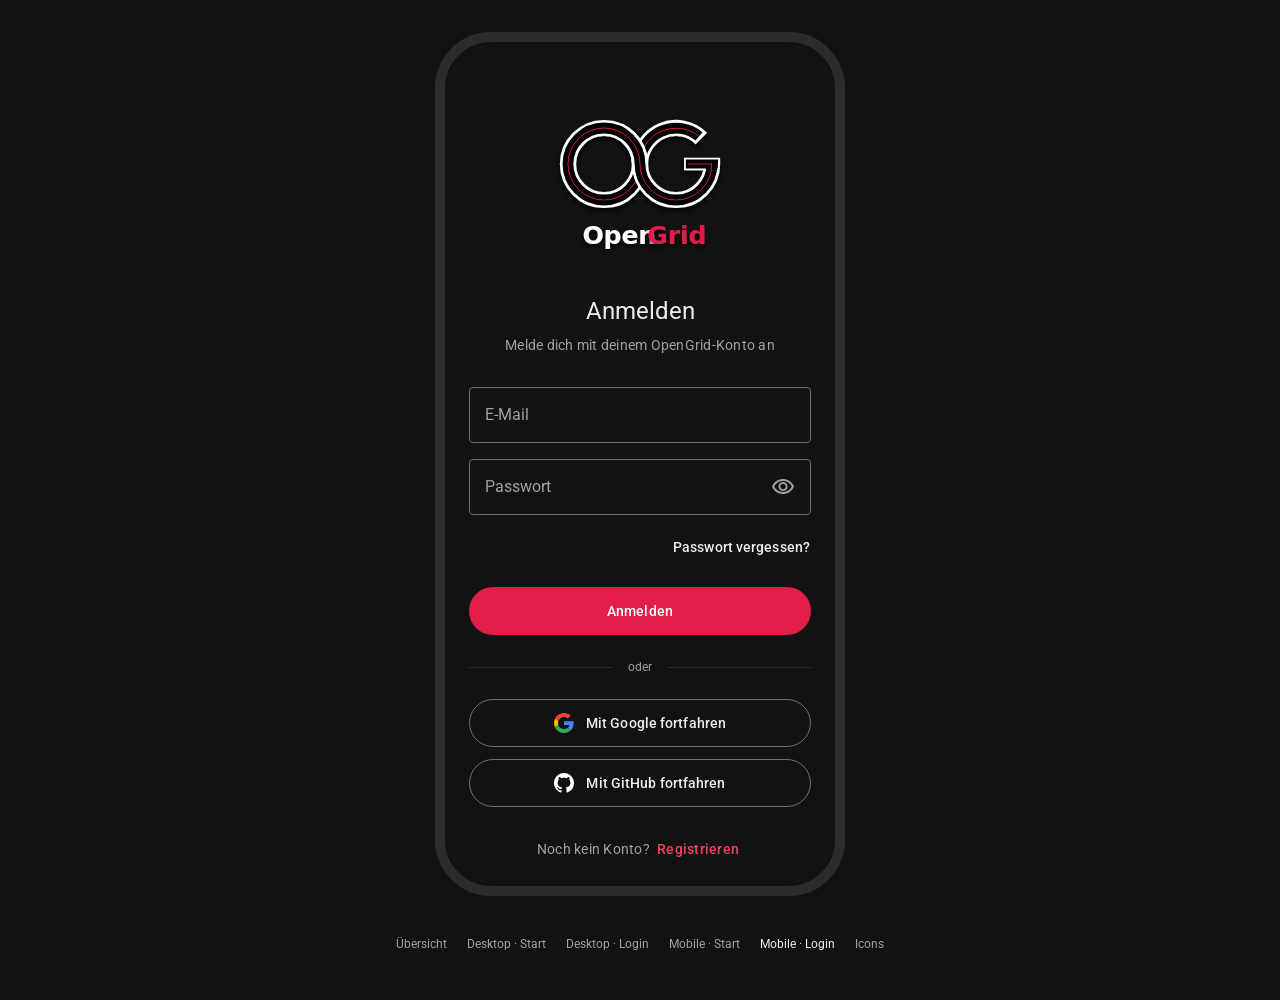
<file: mobile-login.html>
<!DOCTYPE html>
<html lang="de">
<head>
  <meta charset="utf-8">
  <meta name="viewport" content="width=device-width, initial-scale=1">
  <title>OpenGrid – Anmelden (Mobile)</title>

  <!-- Schrift + Icons (Google Fonts) -->
  <link rel="preconnect" href="https://fonts.googleapis.com">
  <link rel="preconnect" href="https://fonts.gstatic.com" crossorigin>
  <link rel="stylesheet" href="https://fonts.googleapis.com/css2?family=Roboto:wght@400;500;700&display=swap">
  <link rel="stylesheet" href="https://fonts.googleapis.com/css2?family=Material+Symbols+Outlined:opsz,wght,FILL,GRAD@20..48,400,0..1,0&display=block">

  <link rel="stylesheet" href="styles.css?v=31ad82c9">
  <script src="app.js?v=7fc3de1a" defer></script>
</head>
<body class="device-page">

  <!-- Geräterahmen 390 × 844 (nur Mockup) -->
  <div class="device">
    <div class="device__safe-top" aria-hidden="true"></div>

    <!-- =================================================================
         Login → Scaffold(body: SingleChildScrollView(child: Column([...])))
         Gleicher Aufbau wie Desktop, nur ohne Kartenrahmen.
         ================================================================= -->
    <div class="screen">
      <div class="screen__body">
        <main class="login-card login-card--plain" aria-labelledby="login-title">

          <!-- Großes Logo (Bildmarke + Schriftzug) -->
          <div class="logo-full">
            <img src="icon_transparent.svg" alt="OpenGrid">
          </div>

          <div class="login-card__header">
            <h1 class="headline-small" id="login-title">Anmelden</h1>
            <p class="body-medium text-secondary">Melde dich mit deinem OpenGrid-Konto an</p>
          </div>

          <!-- Felder ohne name-Attribut: nichts landet in der URL -->
          <form class="login-form" action="mobile-home.html" method="get" novalidate>
            <div class="text-field">
              <input class="text-field__input" id="email" type="email" autocomplete="email" placeholder=" ">
              <label class="text-field__label" for="email">E-Mail</label>
            </div>

            <div class="text-field text-field--trailing">
              <input class="text-field__input" id="password" type="password" autocomplete="current-password" placeholder=" ">
              <label class="text-field__label" for="password">Passwort</label>
              <button class="icon-btn text-field__trailing" type="button"
                      aria-label="Passwort anzeigen" aria-pressed="false" aria-controls="password" data-toggle-password>
                <span class="material-symbols-outlined icon" aria-hidden="true">visibility</span>
              </button>
            </div>

            <div class="login-form__aside">
              <button class="btn btn--text" type="button">Passwort vergessen?</button>
            </div>

            <button class="btn btn--filled btn--block" type="submit">Anmelden</button>
          </form>

          <div class="divider-text">oder</div>

          <div class="oauth">
            <a class="btn btn--outlined btn--block oauth__btn" href="mobile-home.html">
              <img class="oauth__icon" src="assets/google-g.svg" alt="" width="20" height="20">
              <span>Mit Google fortfahren</span>
            </a>
            <a class="btn btn--outlined btn--block oauth__btn" href="mobile-home.html">
              <img class="oauth__icon" src="assets/github-mark-white.svg" alt="" width="20" height="20">
              <span>Mit GitHub fortfahren</span>
            </a>
          </div>

          <!-- Registrierungs-Screen ist noch nicht Teil des Mockups -->
          <p class="body-medium login-card__footer">
            Noch kein Konto? <a class="link" href="#registrieren">Registrieren</a>
          </p>
        </main>
      </div>
    </div>
  </div>

  <!-- Mockup-Navigation (nur zum Durchklicken, nicht Teil der App) -->
  <nav class="mockup-nav" aria-label="Mockup-Screens">
    <a href="index.html">Übersicht</a>
    <a href="desktop-home.html">Desktop · Start</a>
    <a href="desktop-login.html">Desktop · Login</a>
    <a href="mobile-home.html">Mobile · Start</a>
    <a href="mobile-login.html" aria-current="page">Mobile · Login</a>
    <a href="icons.html">Icons</a>
  </nav>

</body>
</html>
</file>
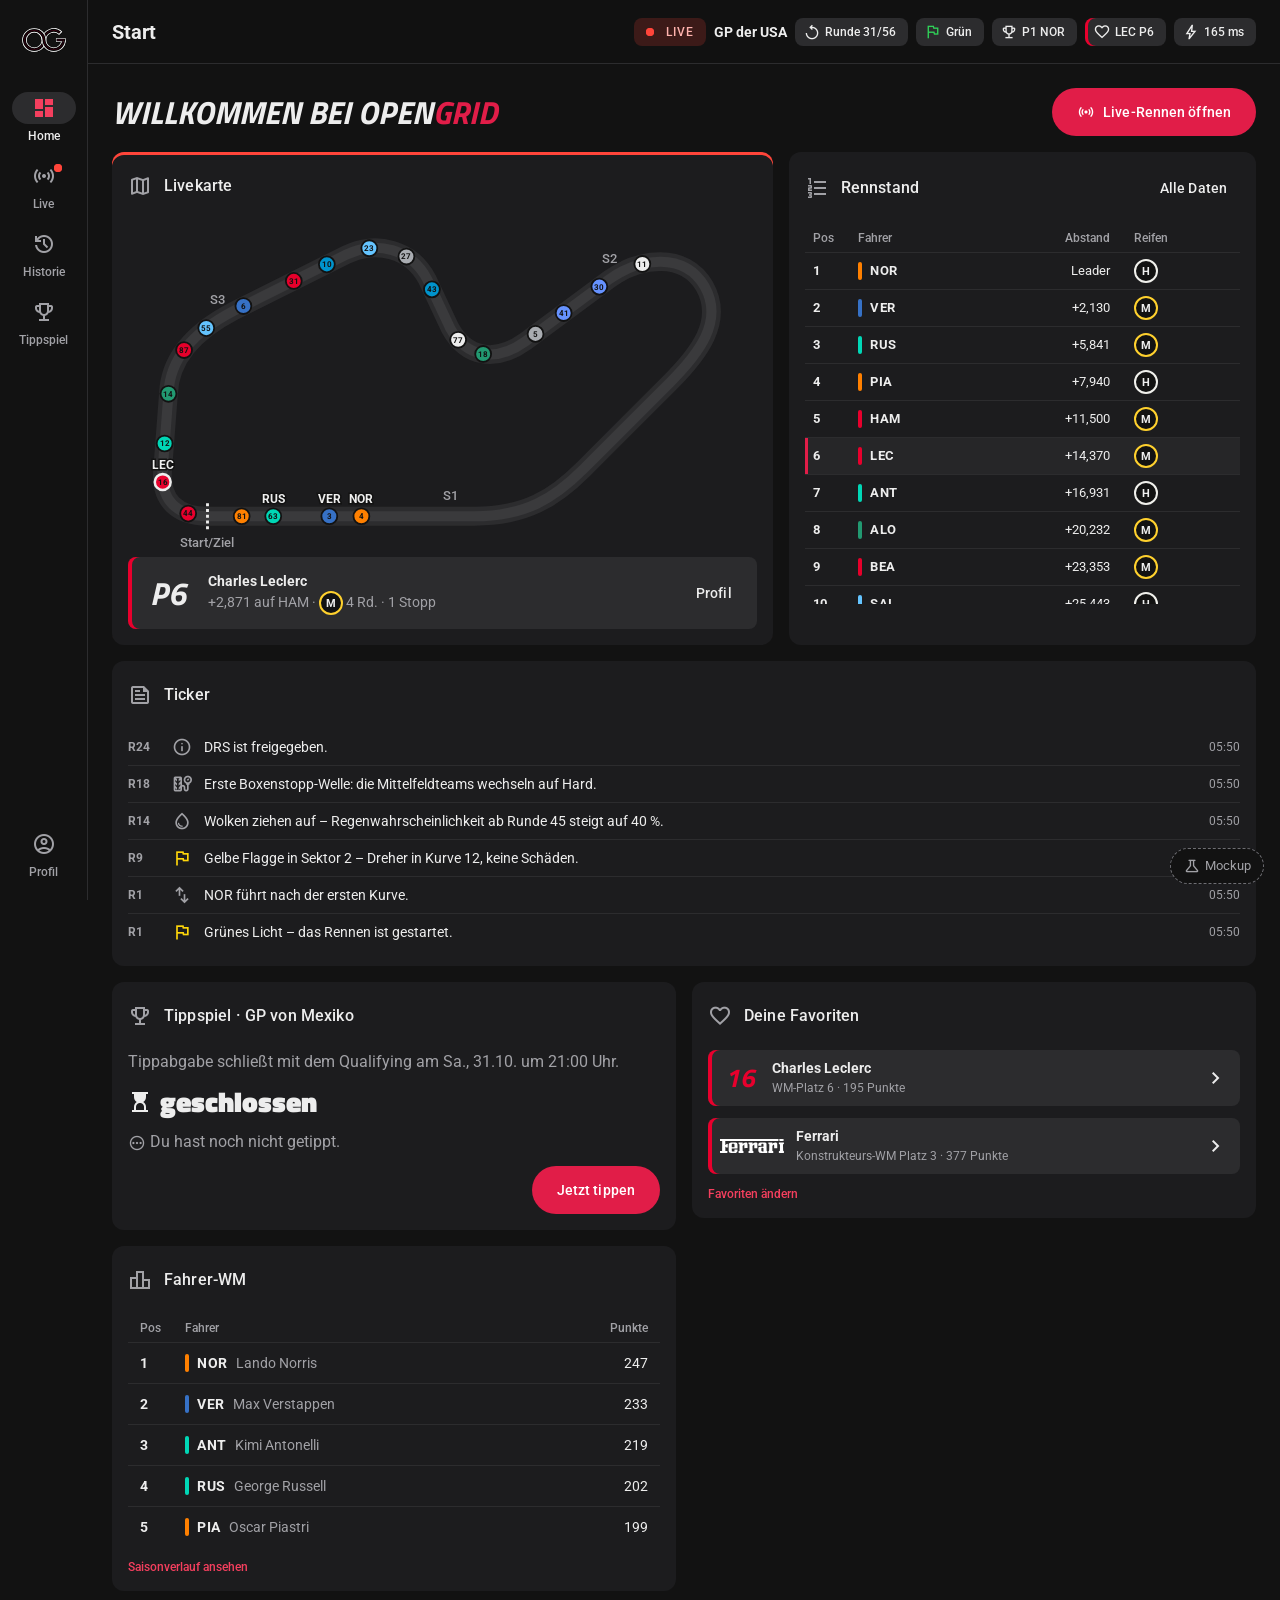
<file: variante-b.html>
<!DOCTYPE html>
<html lang="de">
<head>
  <meta charset="utf-8">
  <meta name="viewport" content="width=device-width, initial-scale=1">
  <title>OpenGrid – Variante B · Pit Wall</title>

  <!-- Schrift + Icons (Google Fonts) -->
  <link rel="preconnect" href="https://fonts.googleapis.com">
  <link rel="preconnect" href="https://fonts.gstatic.com" crossorigin>
  <link rel="stylesheet" href="https://fonts.googleapis.com/css2?family=Roboto:wght@400;500;700&display=swap">
  <link rel="stylesheet" href="https://fonts.googleapis.com/css2?family=Titillium+Web:wght@900&display=swap">
  <link rel="stylesheet" href="https://fonts.googleapis.com/css2?family=Material+Symbols+Outlined:opsz,wght,FILL,GRAD@20..48,400,0..1,0&display=block">

  <link rel="stylesheet" href="styles.css?v=31ad82c9">
  <link rel="stylesheet" href="variants.css?v=e100a745">
  <script src="og-data.js?v=63ebca65" defer></script>
  <script src="og-ui.js?v=f9dcd6df" defer></script>
  <script src="app.js?v=7fc3de1a" defer></script>
</head>
<body class="vb">

  <!-- =================================================================
       Variante B – Pit Wall
       Row([NavigationRail, Expanded(Column([Statusleiste, Seite]))])
       Die Statusleiste zeigt den Rennstand immer an (US-NFR03).
       Schmal (< 760 px): Rail wird zur NavigationBar unten.
       ================================================================= -->
  <div class="vb-shell">
    <nav class="vb-rail" aria-label="Bereiche">
      <a class="vb-rail__logo" href="#home" aria-label="OpenGrid – Startseite"><img src="logo-mark.svg" alt=""></a>
      <a class="vb-rail__item" href="#home" data-nav="home">
        <span class="nav-bar__indicator"><span class="material-symbols-outlined icon" aria-hidden="true">dashboard</span></span>Home
      </a>
      <a class="vb-rail__item" href="#live" data-nav="live">
        <span class="nav-bar__indicator"><span class="material-symbols-outlined icon" aria-hidden="true">sensors</span><span class="live-dot" aria-hidden="true"></span></span>Live
      </a>
      <a class="vb-rail__item" href="#historie" data-nav="historie">
        <span class="nav-bar__indicator"><span class="material-symbols-outlined icon" aria-hidden="true">history</span></span>Historie
      </a>
      <a class="vb-rail__item" href="#tippspiel" data-nav="tippspiel">
        <span class="nav-bar__indicator"><span class="material-symbols-outlined icon" aria-hidden="true">emoji_events</span></span>Tippspiel
      </a>
      <span class="vb-rail__spacer"></span>
      <a class="vb-rail__item" href="#profil" data-nav="profil">
        <span class="nav-bar__indicator"><span class="material-symbols-outlined icon" aria-hidden="true">account_circle</span></span>Profil
      </a>
    </nav>

    <div class="vb-main">
      <header class="vb-top">
        <span class="vb-top__title" data-nav-title></span>
        <div class="og-status" data-live="status"></div>
      </header>
      <main class="vb-content">
        <div data-view></div>
      </main>
    </div>
  </div>

  <script>
    /* Variante B: dichtes Dashboard, alles Wichtige ohne Scrollen */
    document.addEventListener('DOMContentLoaded', function () {
      const ui = OG.ui;
      OG.start({
        name: 'Variante B',
        layouts: {
          home(ctx) {
            ctx.view.innerHTML = `<div class="vb-dash">
              <div class="vb-dash__welcome">
                <h1>Willkommen bei Open<span class="brand__accent">Grid</span></h1>
                <a class="btn btn--filled" href="#live"><span class="material-symbols-outlined icon icon--small" aria-hidden="true">sensors</span>Live-Rennen öffnen</a>
              </div>
              ${ui.card('Livekarte', '<div data-live="map" data-legend="off"></div><div data-live="fav"></div>', { icon: 'map', cls: 'vb-dash__map og-card--live' })}
              ${ui.card('Rennstand', '<div data-live="tower"></div>', { icon: 'format_list_numbered', cls: 'vb-dash__tower', action: '<a class="btn btn--text" href="#live">Alle Daten</a>' })}
              ${ui.card('Ticker', '<div data-live="ticker" data-limit="12"></div>', { icon: 'feed', cls: 'vb-dash__ticker' })}
              <div class="vb-dash__tip">${ui.tipCard()}</div>
              <div class="vb-dash__fav">${ui.favoritesCard()}</div>
              <div class="vb-dash__standings">${ui.standingsCard('drivers', 5)}</div>
            </div>`;
            ui.mountLive(ctx, ctx.view);
          },
          live(ctx) {
            ctx.view.innerHTML = `<div class="og-page">
              <div class="vb-live" data-show="map">
                <div class="vb-segment" role="group" aria-label="Ansicht wählen">
                  <button type="button" data-show="map" aria-pressed="true">Karte</button>
                  <button type="button" data-show="table" aria-pressed="false">Tabelle</button>
                  <button type="button" data-show="ticker" aria-pressed="false">Ticker</button>
                </div>
                ${ui.card('Live-Tabelle', '<div data-live="timing"></div>', { icon: 'format_list_numbered', cls: 'vb-live__table' })}
                ${ui.card('Livekarte', '<div data-live="map"></div>', { icon: 'map', cls: 'vb-live__map' })}
                <div class="vb-live__fav" data-live="fav"></div>
                ${ui.card('Wetter', '<div data-live="weather"></div>', { icon: 'partly_cloudy_day', cls: 'vb-live__weather' })}
                ${ui.card('Ticker', '<div data-live="ticker"></div>', { icon: 'feed', cls: 'vb-live__ticker' })}
              </div>
              ${ui.note()}
            </div>`;
            // Schmal: Umschalter Karte / Tabelle / Ticker → SegmentedButton
            const live = ctx.view.querySelector('.vb-live');
            live.querySelectorAll('.vb-segment button').forEach(function (button) {
              button.addEventListener('click', function () {
                live.dataset.show = button.dataset.show;
                live.querySelectorAll('.vb-segment button').forEach((b) => b.setAttribute('aria-pressed', String(b === button)));
              });
            });
            ui.mountLive(ctx, ctx.view);
          }
        }
      });
    });
  </script>
</body>
</html>
</file>
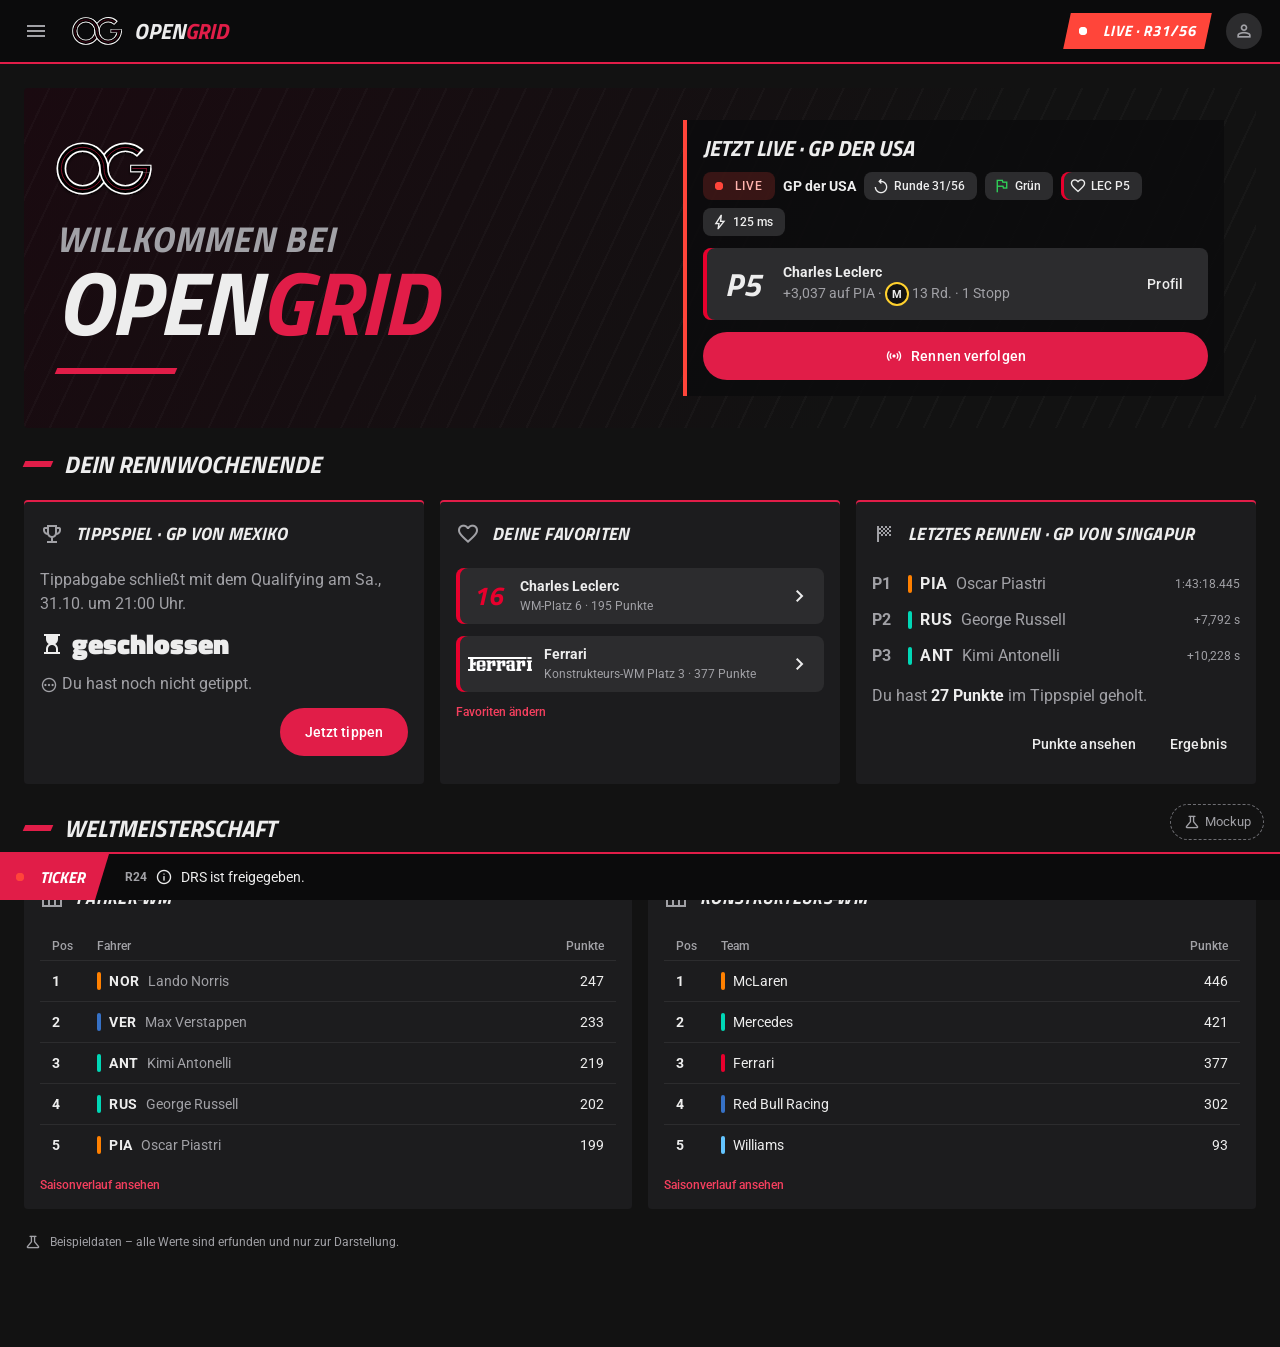
<file: variante-c.html>
<!DOCTYPE html>
<html lang="de">
<head>
  <meta charset="utf-8">
  <meta name="viewport" content="width=device-width, initial-scale=1">
  <title>OpenGrid – Variante C · Broadcast</title>

  <!-- Schrift + Icons (Google Fonts) -->
  <link rel="preconnect" href="https://fonts.googleapis.com">
  <link rel="preconnect" href="https://fonts.gstatic.com" crossorigin>
  <link rel="stylesheet" href="https://fonts.googleapis.com/css2?family=Roboto:wght@400;500;700&display=swap">
  <link rel="stylesheet" href="https://fonts.googleapis.com/css2?family=Titillium+Web:wght@900&display=swap">
  <link rel="stylesheet" href="https://fonts.googleapis.com/css2?family=Material+Symbols+Outlined:opsz,wght,FILL,GRAD@20..48,400,0..1,0&display=block">

  <link rel="stylesheet" href="styles.css?v=31ad82c9">
  <link rel="stylesheet" href="variants.css?v=e100a745">
  <script src="og-data.js?v=63ebca65" defer></script>
  <script src="og-ui.js?v=f9dcd6df" defer></script>
  <script src="app.js?v=7fc3de1a" defer></script>
</head>
<body class="vc">

  <!-- =================================================================
       Variante C – Broadcast
       Scaffold(appBar: AppBar(leading: Menü, actions: [Live-Pill, Avatar]),
                drawer: NavigationDrawer,
                bottomSheet: Bauchbinde mit letzter Ticker-Meldung)
       ================================================================= -->
  <header class="vc-bar">
    <button class="icon-btn" type="button" aria-label="Menü öffnen" aria-controls="vc-drawer" aria-expanded="false" data-drawer-open>
      <span class="material-symbols-outlined icon" aria-hidden="true">menu</span>
    </button>
    <a class="brand" href="#home" aria-label="OpenGrid – Startseite">
      <img class="brand__mark" src="logo-mark.svg" alt="" height="28">
      <span class="brand__name" aria-hidden="true">Open<span class="brand__accent">Grid</span></span>
    </a>
    <span class="vc-bar__spacer"></span>
    <a class="vc-bar__live" href="#live" data-nav="live">
      <span class="live-dot" aria-hidden="true"></span><span>Live <span class="vc-bar__lap" data-live-lap></span></span>
    </a>
    <a class="avatar-btn" href="#profil" aria-label="Profil">
      <span class="avatar"><span class="material-symbols-outlined icon" aria-hidden="true">person</span></span>
    </a>
  </header>

  <div class="vc-scrim" data-drawer-scrim hidden></div>
  <nav class="vc-drawer" id="vc-drawer" aria-label="Bereiche" hidden>
    <div class="vc-drawer__head">
      <img src="logo-mark.svg" alt="OpenGrid">
      <button class="icon-btn" type="button" aria-label="Menü schließen" data-drawer-close>
        <span class="material-symbols-outlined icon" aria-hidden="true">close</span>
      </button>
    </div>
    <a class="vc-drawer__item" href="#home" data-nav="home"><span class="material-symbols-outlined icon" aria-hidden="true">home</span>Home</a>
    <a class="vc-drawer__item" href="#live" data-nav="live"><span class="material-symbols-outlined icon" aria-hidden="true">sensors</span>Live</a>
    <a class="vc-drawer__item" href="#historie" data-nav="historie"><span class="material-symbols-outlined icon" aria-hidden="true">history</span>Historie</a>
    <a class="vc-drawer__item" href="#tippspiel" data-nav="tippspiel"><span class="material-symbols-outlined icon" aria-hidden="true">emoji_events</span>Tippspiel</a>
    <a class="vc-drawer__item" href="#profil" data-nav="profil"><span class="material-symbols-outlined icon" aria-hidden="true">person</span>Profil</a>
    <a class="vc-drawer__item" href="desktop-login.html"><span class="material-symbols-outlined icon" aria-hidden="true">logout</span>Abmelden</a>
  </nav>

  <main class="vc-content">
    <div data-view></div>
  </main>

  <!-- Bauchbinde: letzte Meldung aus dem Live-Ticker -->
  <a class="vc-lower" href="#live" aria-label="Zum Live-Ticker">
    <span class="vc-lower__tag"><span class="live-dot" aria-hidden="true"></span><span>Ticker</span></span>
    <span class="vc-lower__text" data-live="ticker-line"></span>
  </a>

  <script>
    /* Variante C: große Bühne, Timing Tower über der Karte, Story-Karten */
    document.addEventListener('DOMContentLoaded', function () {
      const ui = OG.ui;

      // Drawer öffnen/schließen (Escape, Klick daneben, Auswahl)
      const drawer = document.getElementById('vc-drawer');
      const scrim = document.querySelector('[data-drawer-scrim]');
      const opener = document.querySelector('[data-drawer-open]');
      function setDrawer(open) {
        drawer.hidden = !open;
        scrim.hidden = !open;
        opener.setAttribute('aria-expanded', String(open));
        if (open) drawer.querySelector('.vc-drawer__item').focus();
        else opener.focus();
      }
      opener.addEventListener('click', () => setDrawer(true));
      scrim.addEventListener('click', () => setDrawer(false));
      drawer.querySelector('[data-drawer-close]').addEventListener('click', () => setDrawer(false));
      drawer.addEventListener('click', (e) => e.target.closest('.vc-drawer__item') && setDrawer(false));
      document.addEventListener('keydown', (e) => e.key === 'Escape' && !drawer.hidden && setDrawer(false));

      // Rundenanzeige in der Live-Pill
      const lap = document.querySelector('[data-live-lap]');
      OGLive.subscribe((s) => (lap.textContent = `· R${s.lap}/${s.totalLaps}`));

      OG.start({
        name: 'Variante C',
        layouts: {
          home(ctx) {
            ctx.view.innerHTML = `<div class="og-page">
              <section class="vc-hero">
                ${ui.hero()}
                <div class="vc-hero__live">
                  <h2>Jetzt live · ${OG_DATA.TRACK[OG_DATA.LIVE_TRACK].gp}</h2>
                  <div class="og-status" data-live="status" data-short="true"></div>
                  <div data-live="fav"></div>
                  <a class="btn btn--filled" href="#live"><span class="material-symbols-outlined icon icon--small" aria-hidden="true">sensors</span>Rennen verfolgen</a>
                </div>
              </section>
              <h2 class="vc-section-title">Dein Rennwochenende</h2>
              <div class="vc-rail">
                ${ui.tipCard()}${ui.favoritesCard()}${ui.lastRaceCard()}
              </div>
              <h2 class="vc-section-title">Weltmeisterschaft</h2>
              <div class="og-grid og-grid--2">
                ${ui.standingsCard('drivers', 5)}${ui.standingsCard('teams', 5)}
              </div>
              ${ui.note()}
            </div>`;
            ui.mountLive(ctx, ctx.view);
          },
          live(ctx) {
            ctx.view.innerHTML = `<div class="og-page">
              ${ui.pageHead('Live', 'Circuit of the Americas, Austin · Simulation', { kicker: '<span class="live-dot" aria-hidden="true"></span>Grand Prix der USA' })}
              <section class="vc-stage">
                <div class="vc-tower">
                  <div class="vc-tower__head"><span>Runde <span data-tower-lap></span></span><span>Abstand</span></div>
                  <div data-live="tower"></div>
                </div>
                <div class="vc-stage__map">
                  <div data-live="map" data-size="large"></div>
                  <div class="vc-stage__fav" data-live="fav"></div>
                  <div class="vc-stage__status og-status" data-live="status" data-short="true"></div>
                </div>
              </section>
              <div class="vc-live-grid">
                ${ui.card('Ticker', '<div data-live="ticker"></div>', { icon: 'feed' })}
                ${ui.card('Wetter', '<div data-live="weather"></div>', { icon: 'partly_cloudy_day' })}
              </div>
              <details class="vc-full">
                <summary><span class="material-symbols-outlined icon" aria-hidden="true">table</span>Komplette Tabelle mit Sektoren</summary>
                <div data-live="timing"></div>
              </details>
              ${ui.note()}
            </div>`;
            const towerLap = ctx.view.querySelector('[data-tower-lap]');
            ui.mountLive(ctx, ctx.view, { onState: (s) => (towerLap.textContent = `${s.lap}/${s.totalLaps}`) });
          }
        }
      });
    });
  </script>
</body>
</html>
</file>
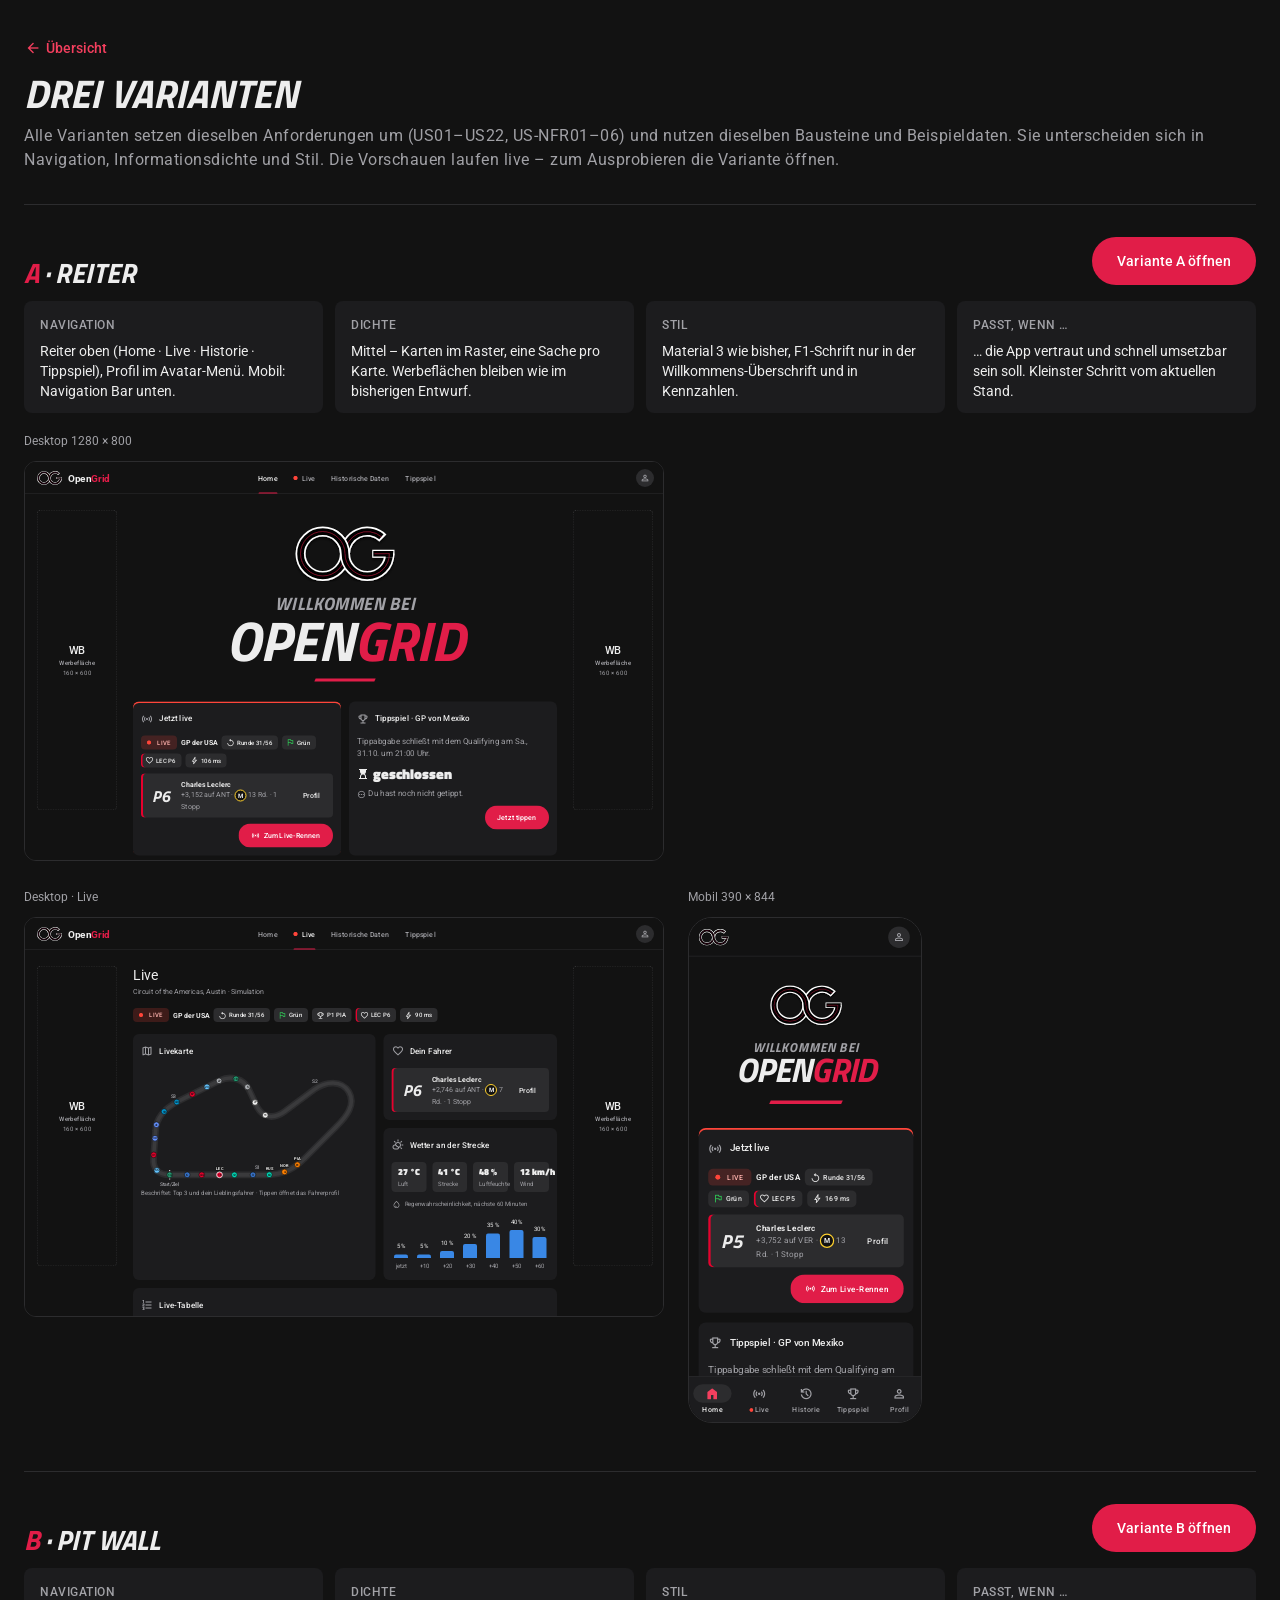
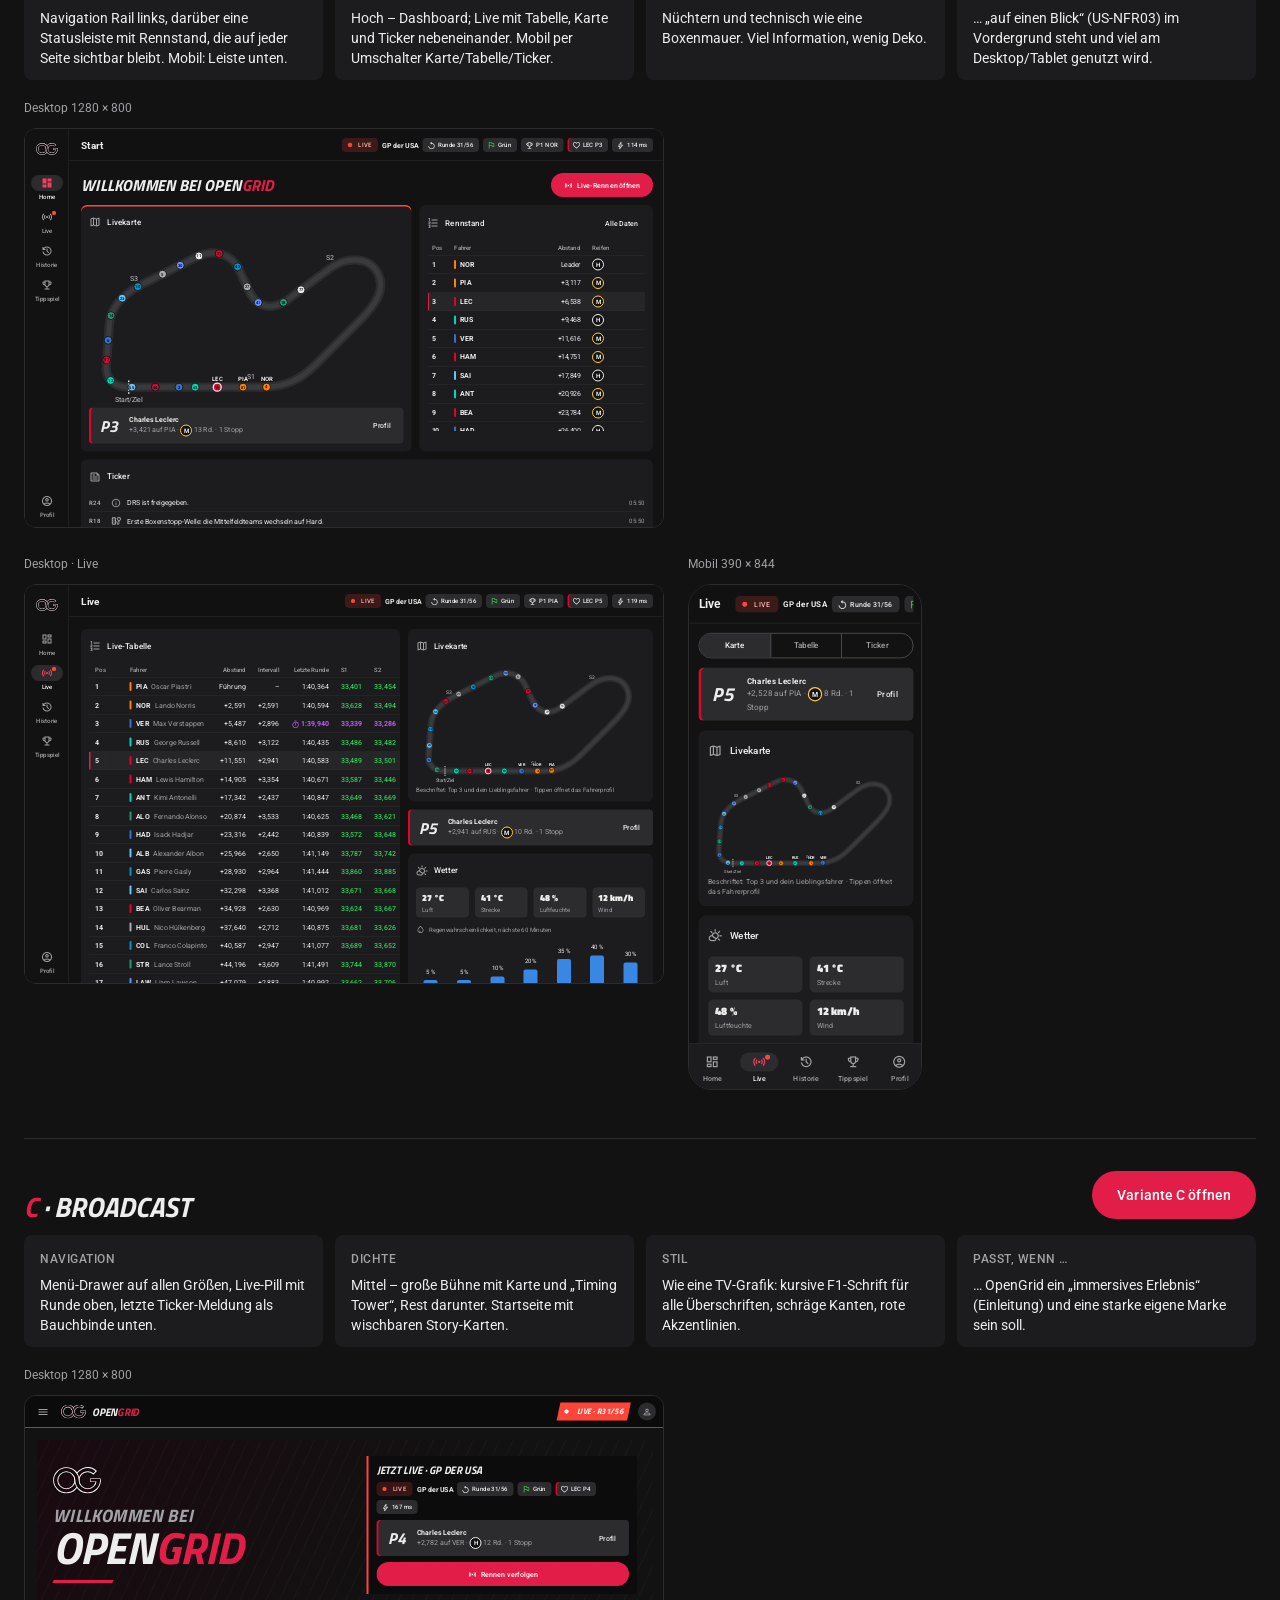
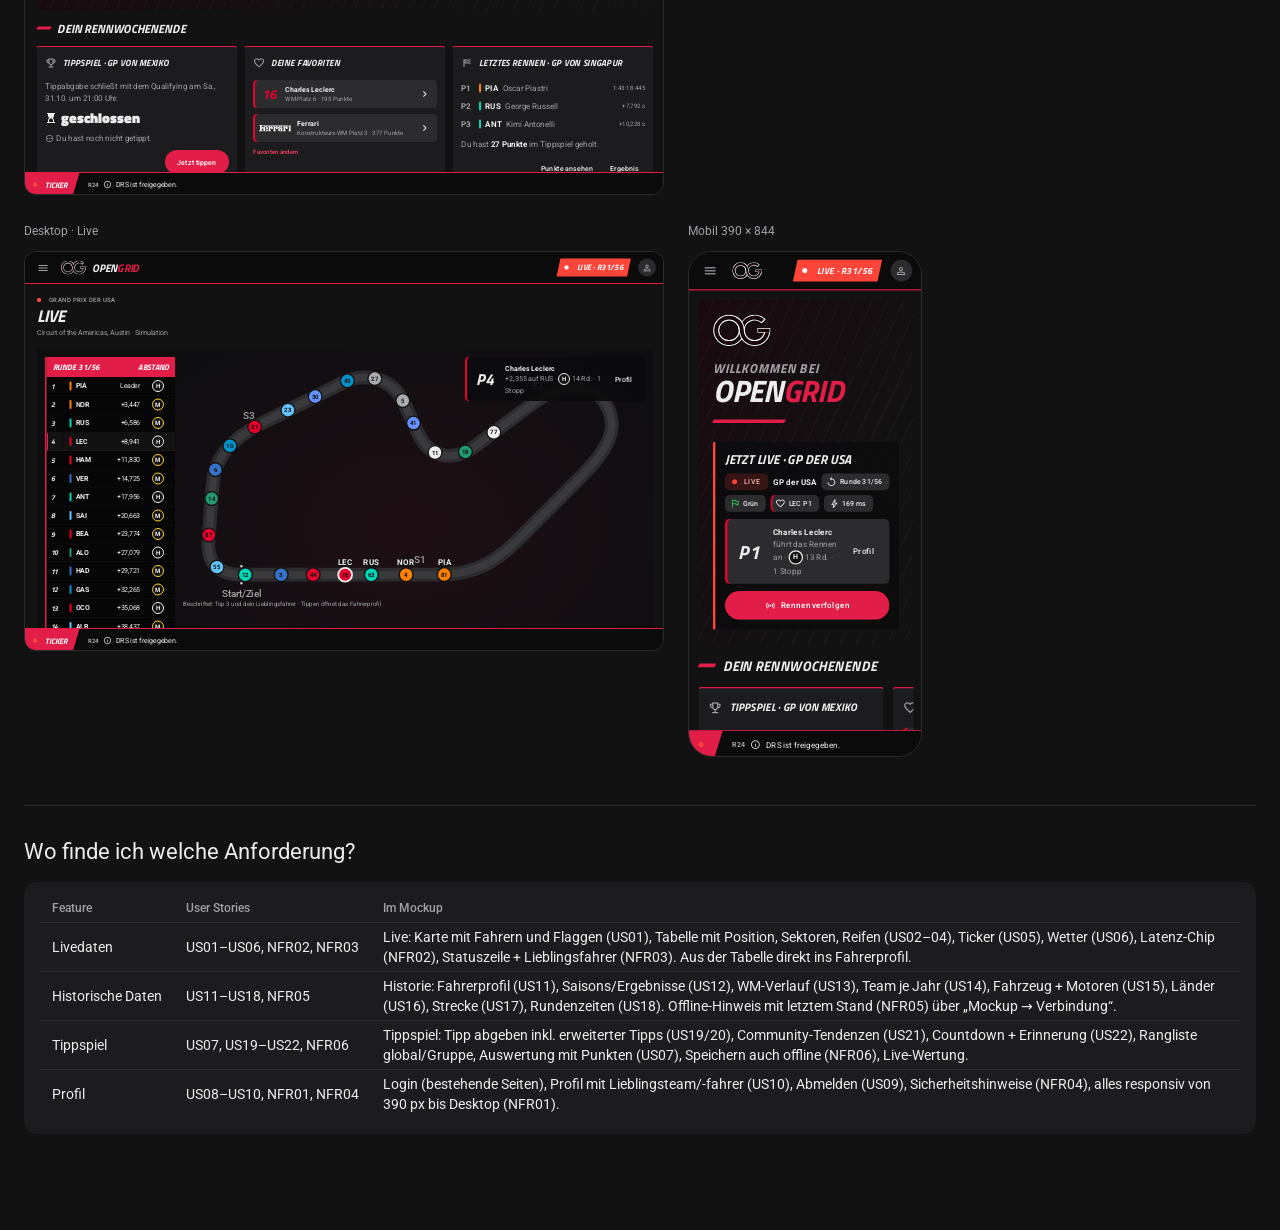
<file: varianten.html>
<!DOCTYPE html>
<html lang="de">
<head>
  <meta charset="utf-8">
  <meta name="viewport" content="width=device-width, initial-scale=1">
  <title>OpenGrid – Varianten im Vergleich</title>

  <link rel="preconnect" href="https://fonts.googleapis.com">
  <link rel="preconnect" href="https://fonts.gstatic.com" crossorigin>
  <link rel="stylesheet" href="https://fonts.googleapis.com/css2?family=Roboto:wght@400;500;700&display=swap">
  <link rel="stylesheet" href="https://fonts.googleapis.com/css2?family=Titillium+Web:wght@900&display=swap">
  <link rel="stylesheet" href="https://fonts.googleapis.com/css2?family=Material+Symbols+Outlined:opsz,wght,FILL,GRAD@20..48,400,0..1,0&display=block">

  <link rel="stylesheet" href="styles.css?v=31ad82c9">
  <link rel="stylesheet" href="variants.css?v=e100a745">
</head>
<body>

  <!-- Vergleichsseite des Mockups (nicht Teil der App) -->
  <main class="vx">
    <header class="vx-head">
      <a class="og-back" href="index.html"><span class="material-symbols-outlined icon icon--small" aria-hidden="true">arrow_back</span>Übersicht</a>
      <h1>Drei Varianten</h1>
      <p class="body-large text-secondary">Alle Varianten setzen dieselben Anforderungen um (US01–US22, US-NFR01–06) und nutzen dieselben Bausteine und Beispieldaten.
        Sie unterscheiden sich in Navigation, Informationsdichte und Stil. Die Vorschauen laufen live – zum Ausprobieren die Variante öffnen.</p>
    </header>

    <section class="vx-variant" aria-labelledby="va-title">
      <div class="vx-variant__head">
        <h2 id="va-title"><span class="vx-variant__letter">A</span> · Reiter</h2>
        <a class="btn btn--filled" href="variante-a.html">Variante A öffnen</a>
      </div>
      <dl class="vx-facts">
        <div><dt>Navigation</dt><dd>Reiter oben (Home · Live · Historie · Tippspiel), Profil im Avatar-Menü. Mobil: Navigation Bar unten.</dd></div>
        <div><dt>Dichte</dt><dd>Mittel – Karten im Raster, eine Sache pro Karte. Werbeflächen bleiben wie im bisherigen Entwurf.</dd></div>
        <div><dt>Stil</dt><dd>Material 3 wie bisher, F1-Schrift nur in der Willkommens-Überschrift und in Kennzahlen.</dd></div>
        <div><dt>Passt, wenn …</dt><dd>… die App vertraut und schnell umsetzbar sein soll. Kleinster Schritt vom aktuellen Stand.</dd></div>
      </dl>
      <div class="vx-previews">
        <div class="vx-frame vx-frame--desktop"><span>Desktop 1280 × 800</span><div class="vx-frame__box"><iframe src="variante-a.html?embed#home" title="Vorschau Variante A, Desktop" loading="lazy"></iframe></div></div>
        <div class="vx-frame vx-frame--desktop"><span>Desktop · Live</span><div class="vx-frame__box"><iframe src="variante-a.html?embed#live" title="Vorschau Variante A, Live" loading="lazy"></iframe></div></div>
        <div class="vx-frame vx-frame--mobile"><span>Mobil 390 × 844</span><div class="vx-frame__box"><iframe src="variante-a.html?embed#home" title="Vorschau Variante A, mobil" loading="lazy"></iframe></div></div>
      </div>
    </section>

    <section class="vx-variant" aria-labelledby="vb-title">
      <div class="vx-variant__head">
        <h2 id="vb-title"><span class="vx-variant__letter">B</span> · Pit Wall</h2>
        <a class="btn btn--filled" href="variante-b.html">Variante B öffnen</a>
      </div>
      <dl class="vx-facts">
        <div><dt>Navigation</dt><dd>Navigation Rail links, darüber eine Statusleiste mit Rennstand, die auf jeder Seite sichtbar bleibt. Mobil: Leiste unten.</dd></div>
        <div><dt>Dichte</dt><dd>Hoch – Dashboard; Live mit Tabelle, Karte und Ticker nebeneinander. Mobil per Umschalter Karte/Tabelle/Ticker.</dd></div>
        <div><dt>Stil</dt><dd>Nüchtern und technisch wie eine Boxenmauer. Viel Information, wenig Deko.</dd></div>
        <div><dt>Passt, wenn …</dt><dd>… „auf einen Blick“ (US-NFR03) im Vordergrund steht und viel am Desktop/Tablet genutzt wird.</dd></div>
      </dl>
      <div class="vx-previews">
        <div class="vx-frame vx-frame--desktop"><span>Desktop 1280 × 800</span><div class="vx-frame__box"><iframe src="variante-b.html?embed#home" title="Vorschau Variante B, Desktop" loading="lazy"></iframe></div></div>
        <div class="vx-frame vx-frame--desktop"><span>Desktop · Live</span><div class="vx-frame__box"><iframe src="variante-b.html?embed#live" title="Vorschau Variante B, Live" loading="lazy"></iframe></div></div>
        <div class="vx-frame vx-frame--mobile"><span>Mobil 390 × 844</span><div class="vx-frame__box"><iframe src="variante-b.html?embed#live" title="Vorschau Variante B, mobil" loading="lazy"></iframe></div></div>
      </div>
    </section>

    <section class="vx-variant" aria-labelledby="vc-title">
      <div class="vx-variant__head">
        <h2 id="vc-title"><span class="vx-variant__letter">C</span> · Broadcast</h2>
        <a class="btn btn--filled" href="variante-c.html">Variante C öffnen</a>
      </div>
      <dl class="vx-facts">
        <div><dt>Navigation</dt><dd>Menü-Drawer auf allen Größen, Live-Pill mit Runde oben, letzte Ticker-Meldung als Bauchbinde unten.</dd></div>
        <div><dt>Dichte</dt><dd>Mittel – große Bühne mit Karte und „Timing Tower“, Rest darunter. Startseite mit wischbaren Story-Karten.</dd></div>
        <div><dt>Stil</dt><dd>Wie eine TV-Grafik: kursive F1-Schrift für alle Überschriften, schräge Kanten, rote Akzentlinien.</dd></div>
        <div><dt>Passt, wenn …</dt><dd>… OpenGrid ein „immersives Erlebnis“ (Einleitung) und eine starke eigene Marke sein soll.</dd></div>
      </dl>
      <div class="vx-previews">
        <div class="vx-frame vx-frame--desktop"><span>Desktop 1280 × 800</span><div class="vx-frame__box"><iframe src="variante-c.html?embed#home" title="Vorschau Variante C, Desktop" loading="lazy"></iframe></div></div>
        <div class="vx-frame vx-frame--desktop"><span>Desktop · Live</span><div class="vx-frame__box"><iframe src="variante-c.html?embed#live" title="Vorschau Variante C, Live" loading="lazy"></iframe></div></div>
        <div class="vx-frame vx-frame--mobile"><span>Mobil 390 × 844</span><div class="vx-frame__box"><iframe src="variante-c.html?embed#home" title="Vorschau Variante C, mobil" loading="lazy"></iframe></div></div>
      </div>
    </section>

    <section class="vx-variant" aria-labelledby="map-title">
      <h2 class="title-large" id="map-title">Wo finde ich welche Anforderung?</h2>
      <div class="og-card"><div class="og-card__body"><div class="og-table"><table>
        <thead><tr><th scope="col">Feature</th><th scope="col">User Stories</th><th scope="col">Im Mockup</th></tr></thead>
        <tbody>
          <tr><td>Livedaten</td><td>US01–US06, NFR02, NFR03</td><td class="og-wrap">Live: Karte mit Fahrern und Flaggen (US01), Tabelle mit Position, Sektoren, Reifen (US02–04), Ticker (US05), Wetter (US06), Latenz-Chip (NFR02), Statuszeile + Lieblingsfahrer (NFR03). Aus der Tabelle direkt ins Fahrerprofil.</td></tr>
          <tr><td>Historische Daten</td><td>US11–US18, NFR05</td><td class="og-wrap">Historie: Fahrerprofil (US11), Saisons/Ergebnisse (US12), WM-Verlauf (US13), Team je Jahr (US14), Fahrzeug + Motoren (US15), Länder (US16), Strecke (US17), Rundenzeiten (US18). Offline-Hinweis mit letztem Stand (NFR05) über „Mockup → Verbindung“.</td></tr>
          <tr><td>Tippspiel</td><td>US07, US19–US22, NFR06</td><td class="og-wrap">Tippspiel: Tipp abgeben inkl. erweiterter Tipps (US19/20), Community-Tendenzen (US21), Countdown + Erinnerung (US22), Rangliste global/Gruppe, Auswertung mit Punkten (US07), Speichern auch offline (NFR06), Live-Wertung.</td></tr>
          <tr><td>Profil</td><td>US08–US10, NFR01, NFR04</td><td class="og-wrap">Login (bestehende Seiten), Profil mit Lieblingsteam/-fahrer (US10), Abmelden (US09), Sicherheitshinweise (NFR04), alles responsiv von 390 px bis Desktop (NFR01).</td></tr>
        </tbody>
      </table></div></div></div>
    </section>
  </main>

</body>
</html>
</file>
<file: styles.css>
/* =====================================================================
   OpenGrid – Mockup-Styles (gemeinsam für alle Screens)
   ---------------------------------------------------------------------
   Orientierung: Material Design 3, Dark Theme.
   Jede Komponente ist mit ihrem Flutter-Gegenstück kommentiert, damit
   sich die Struktur 1:1 in Widgets übertragen lässt.

   Inhalt
   1. Design-Tokens        → ThemeData / ColorScheme / TextTheme
   2. Basis
   3. Typografie (M3-Skala) → Theme.of(context).textTheme.*
   4. Icons                → Icon(Icons.*) (Material Symbols)
   5. Buttons              → FilledButton / OutlinedButton / TextButton / IconButton
   6. Top App Bar + Tabs   → AppBar / TabBar
   7. Menü                 → MenuAnchor / PopupMenuButton
   8. Filter-Chips         → FilterChip
   9. Karten               → Card
   10. Desktop-Layout + Werbeflächen
   11. Login + Textfelder  → TextField(decoration: OutlineInputBorder)
   12. Mobile: Geräterahmen + Navigation Bar → NavigationBar
   13. Übersicht (index.html) + Mockup-Navigation (nicht Teil der App)
   14. Live-/Historien-Ansicht: Dialog, Statuspunkt, Endpunkt-Karten,
       JSON-Block, Tabelle, Request-Log
   15. Home: Willkommens-Überschrift + Live-Punkt im Reiter
   ===================================================================== */


/* ---------------------------------------------------------------------
   1. Design-Tokens
   --------------------------------------------------------------------- */
:root {
  color-scheme: dark;

  /* Farben → ColorScheme(brightness: Brightness.dark, ...) */
  --color-background: #121212;        /* surface / scaffoldBackgroundColor   */
  --color-surface: #1C1C1E;           /* surfaceContainer: Karten, Menüs, NavBar */
  --color-surface-high: #2C2C2E;      /* surfaceContainerHighest: Platzhalter, ausgewählter Chip */
  --color-divider: #2C2C2E;           /* outlineVariant: feine Trennlinien   */
  --color-outline: #6E6E73;           /* outline: Ränder von Feldern/Buttons (≥ 3:1 Kontrast) */
  --color-outline-muted: #48484A;     /* gestrichelte Platzhalter (Werbefläche) */
  --color-on-surface: #EDEDED;        /* Text                                */
  --color-on-surface-variant: #A1A1A6;/* Sekundärtext                        */
  --color-accent: #E11D48;            /* primary – nur aktiver Tab + Primär-Button */
  --color-on-accent: #FFFFFF;         /* onPrimary                           */
  --color-accent-text: #F43F5E;       /* hellere Akzent-Variante für Text-Links und
                                         aktive Icons: 5:1 Kontrast auf #121212 (AA) */

  /* Statusfarben (nur für Statuspunkte und Hinweise, nicht dekorativ) */
  --color-status-idle: #6E6E73;       /* grau: inaktiv        */
  --color-status-ok: #30D158;         /* grün: Daten kommen an */
  --color-status-warn: #FFD60A;       /* gelb: verzögert       */
  --color-status-error: #FF453A;      /* rot: Fehler           */
  --color-live: #FF453A;              /* roter "On Air"-Punkt am Reiter Live */

  /* Zustands-Ebenen (M3 State Layers) */
  --state-hover: rgba(237, 237, 237, 0.08);
  --state-pressed: rgba(237, 237, 237, 0.12);

  /* Schatten (M3 Elevation, nur wo Material sie vorsieht) */
  --elevation-1: 0 1px 2px rgba(0, 0, 0, 0.3), 0 1px 3px 1px rgba(0, 0, 0, 0.15);
  --elevation-2: 0 1px 2px rgba(0, 0, 0, 0.3), 0 2px 6px 2px rgba(0, 0, 0, 0.15);

  /* Abstände (4er-Raster) → EdgeInsets / SizedBox */
  --space-1: 4px;
  --space-2: 8px;
  --space-3: 12px;
  --space-4: 16px;
  --space-5: 24px;
  --space-6: 32px;
  --space-7: 40px;
  --space-8: 48px;

  /* Eckenradien (M3 Shape Scale) */
  --radius-xs: 4px;     /* extraSmall: Textfelder, Menüs */
  --radius-sm: 8px;     /* small: Chips                  */
  --radius-md: 12px;    /* medium: Karten                */
  --radius-lg: 16px;    /* large: Login-Karte, Nav-Pill  */
  --radius-full: 999px; /* full: Buttons, Avatar         */

  /* Maße */
  --touch-target: 48px;       /* Mindestgröße für Touch-Ziele */
  --app-bar-height: 64px;
  --nav-bar-height: 80px;
  --ad-width: 160px;
  --ad-height: 600px;

  /* Schrift */
  --font-family: "Roboto", system-ui, -apple-system, "Segoe UI", sans-serif;
  /* Display-Schrift im F1-Stil, nur für große Überschriften (Home).
     Flutter: google_fonts → GoogleFonts.titilliumWeb(...) im displayLarge */
  --font-display: "Titillium Web", var(--font-family);
}


/* ---------------------------------------------------------------------
   2. Basis
   --------------------------------------------------------------------- */
*,
*::before,
*::after {
  box-sizing: border-box;
}

html {
  -webkit-text-size-adjust: 100%;
}

body {
  margin: 0;
  background: var(--color-background);
  color: var(--color-on-surface);
  font-family: var(--font-family);
  font-size: 16px;
  line-height: 24px;
  -webkit-font-smoothing: antialiased;
}

h1, h2, h3, p, ul {
  margin: 0;
}

img {
  display: block;
  max-width: 100%;
}

button,
input {
  font: inherit;
  color: inherit;
}

button {
  cursor: pointer;
}

a {
  color: inherit;
}

/* Sichtbarer Tastatur-Fokus für alle interaktiven Elemente */
:focus-visible {
  outline: 2px solid var(--color-on-surface);
  outline-offset: 2px;
}

/* Text-Link → TextButton / InkWell mit Akzentfarbe */
.link {
  color: var(--color-accent-text);
  font-weight: 500;
  text-decoration: none;
  border-radius: var(--radius-xs);
}

.link:hover {
  text-decoration: underline;
}


/* ---------------------------------------------------------------------
   3. Typografie – Material-3-Typo-Skala (Größe / Zeilenhöhe / Gewicht)
   --------------------------------------------------------------------- */
.display-small    { font-size: 36px; line-height: 44px; font-weight: 400; }
.headline-medium  { font-size: 28px; line-height: 36px; font-weight: 400; }
.headline-small   { font-size: 24px; line-height: 32px; font-weight: 400; }
.title-large      { font-size: 22px; line-height: 28px; font-weight: 400; }
.title-medium     { font-size: 16px; line-height: 24px; font-weight: 500; letter-spacing: 0.15px; }
.title-small      { font-size: 14px; line-height: 20px; font-weight: 500; letter-spacing: 0.1px; }
.body-large       { font-size: 16px; line-height: 24px; font-weight: 400; letter-spacing: 0.5px; }
.body-medium      { font-size: 14px; line-height: 20px; font-weight: 400; letter-spacing: 0.25px; }
.body-small       { font-size: 12px; line-height: 16px; font-weight: 400; letter-spacing: 0.4px; }
.label-large      { font-size: 14px; line-height: 20px; font-weight: 500; letter-spacing: 0.1px; }
.label-medium     { font-size: 12px; line-height: 16px; font-weight: 500; letter-spacing: 0.5px; }

.text-secondary {
  color: var(--color-on-surface-variant);
}


/* ---------------------------------------------------------------------
   4. Icons – Material Symbols Outlined (Google Fonts)
   Inaktiv = Kontur, aktiv = gefüllt (FILL-Achse der Schrift).
   Einbinden: <span class="material-symbols-outlined icon">home</span>
   → Flutter: Icon(Icons.home_outlined) / aktiv Icon(Icons.home)
   Eigene Ergänzung im selben Raster (nur das F1-Auto): icons.svg
   → <svg class="icon"><use href="icons.svg#f1-car"></use></svg>
   --------------------------------------------------------------------- */
.icon {
  --icon-fill: none;                  /* nur für eigene SVG-Icons */
  display: inline-block;
  flex: none;
  width: 24px;
  height: 24px;
  font-size: 24px;
  line-height: 1;
  vertical-align: middle;
  overflow: hidden;
}

.material-symbols-outlined {
  font-variation-settings: "FILL" 0, "wght" 400, "GRAD" 0, "opsz" 24;
  user-select: none;
}

/* Aktiver Zustand: gefüllte Variante */
.icon--active.material-symbols-outlined {
  font-variation-settings: "FILL" 1, "wght" 400, "GRAD" 0, "opsz" 24;
}

.icon--active {
  --icon-fill: currentColor;          /* eigene SVG-Icons: gefüllt ... */
  --icon-stroke-width: 0.6;           /* ... mit dünnerer Kontur */
}

.icon--small {
  width: 18px;
  height: 18px;
  font-size: 18px;
}

.icon--small.material-symbols-outlined {
  font-variation-settings: "FILL" 0, "wght" 400, "GRAD" 0, "opsz" 20;
}

.icon--large {
  width: 40px;
  height: 40px;
  font-size: 40px;
}

.icon--large.material-symbols-outlined {
  font-variation-settings: "FILL" 0, "wght" 400, "GRAD" 0, "opsz" 40;
}

.icon--large.icon--active.material-symbols-outlined {
  font-variation-settings: "FILL" 1, "wght" 400, "GRAD" 0, "opsz" 40;
}


/* ---------------------------------------------------------------------
   5. Buttons
   Alle Buttons mindestens 48px hoch (Touch-Target).
   --------------------------------------------------------------------- */
.btn {
  display: inline-flex;
  align-items: center;
  justify-content: center;
  gap: var(--space-2);
  min-height: var(--touch-target);
  padding: 0 var(--space-5);
  border: 1px solid transparent;
  border-radius: var(--radius-full);
  background: transparent;
  color: var(--color-on-surface);
  font-size: 14px;
  line-height: 20px;
  font-weight: 500;
  letter-spacing: 0.1px;
  text-decoration: none;
  white-space: nowrap;
}

/* FilledButton – einziger roter Button pro Screen */
.btn--filled {
  background: var(--color-accent);
  color: var(--color-on-accent);
}

.btn--filled:hover {
  background: color-mix(in srgb, var(--color-accent) 92%, white);
  box-shadow: var(--elevation-1);
}

.btn--filled:active {
  background: color-mix(in srgb, var(--color-accent) 88%, white);
  box-shadow: none;
}

/* OutlinedButton */
.btn--outlined {
  border-color: var(--color-outline);
}

.btn--outlined:hover {
  background: var(--state-hover);
}

.btn--outlined:active {
  background: var(--state-pressed);
}

/* TextButton – bewusst neutral, damit Rot sparsam bleibt */
.btn--text {
  padding: 0 var(--space-3);
}

.btn--text:hover {
  background: var(--state-hover);
}

.btn--text:active {
  background: var(--state-pressed);
}

/* Volle Breite → SizedBox(width: double.infinity, child: ...) */
.btn--block {
  display: flex;
  width: 100%;
}

/* IconButton – 48 × 48, rund */
.icon-btn {
  display: inline-grid;
  place-items: center;
  width: var(--touch-target);
  height: var(--touch-target);
  padding: 0;
  border: 0;
  border-radius: var(--radius-full);
  background: transparent;
  color: var(--color-on-surface-variant);
}

.icon-btn:hover {
  background: var(--state-hover);
}

.icon-btn:active {
  background: var(--state-pressed);
}

/* Profil-Avatar als IconButton → IconButton(icon: CircleAvatar(...)) */
.avatar-btn {
  display: inline-grid;
  place-items: center;
  width: var(--touch-target);
  height: var(--touch-target);
  padding: 0;
  border: 0;
  border-radius: var(--radius-full);
  background: transparent;
}

.avatar-btn:hover .avatar {
  background: color-mix(in srgb, var(--color-surface-high) 85%, white);
}

.avatar {
  display: grid;
  place-items: center;
  width: 36px;
  height: 36px;
  border-radius: var(--radius-full);
  background: var(--color-surface-high);
  color: var(--color-on-surface-variant);
}

.avatar .icon {
  width: 20px;
  height: 20px;
  font-size: 20px;
}


/* ---------------------------------------------------------------------
   6. Top App Bar + Logo + Tabs
   → AppBar(title: Row([logo, Text('OpenGrid')]), actions: [avatar])
   --------------------------------------------------------------------- */
.top-app-bar {
  display: flex;
  align-items: center;
  justify-content: space-between;
  gap: var(--space-4);
  height: var(--app-bar-height);
  padding: 0 var(--space-2) 0 var(--space-4);
  background: var(--color-background);
  border-bottom: 1px solid var(--color-divider);   /* einzige Trennlinie, keine Streifen */
}

/* Desktop-Variante: Logo | Tabs (mittig) | Avatar */
.top-app-bar--desktop {
  position: sticky;
  top: 0;
  z-index: 10;
  display: grid;
  grid-template-columns: 1fr auto 1fr;
  padding: 0 var(--space-4) 0 var(--space-5);
}

.top-app-bar__center {
  display: flex;
  align-self: stretch;
}

.top-app-bar__end {
  justify-self: end;
}

/* Logo: Bildmarke klein + Schriftzug als Text */
.brand {
  display: inline-flex;
  align-items: center;
  gap: var(--space-3);
  min-height: var(--touch-target);
  color: var(--color-on-surface);
  text-decoration: none;
  border-radius: var(--radius-xs);
}

/* Bildmarke "OG" (logo-mark.svg, aus icon_transparent.svg abgeleitet) */
.brand__mark {
  flex: none;
  width: auto;
  height: 28px;
}

/* Schriftzug wie im Logo: "Open" weiß, "Grid" rot */
.brand__name {
  font-size: 20px;
  line-height: 28px;
  font-weight: 700;
  letter-spacing: -0.2px;
  white-space: nowrap;
}

.brand__accent {
  color: var(--color-accent);
}

/* Tabs → TabBar(isScrollable: false) mit dünnem Indikator */
.tabs {
  display: flex;
  align-items: stretch;
}

.tab {
  display: inline-flex;
  align-items: stretch;
  padding: 0 var(--space-4);
  border: 0;
  background: transparent;
  color: var(--color-on-surface-variant);
  font-size: 14px;
  line-height: 20px;
  font-weight: 500;
  letter-spacing: 0.1px;
  white-space: nowrap;
}

.tab:hover {
  background: var(--state-hover);
  color: var(--color-on-surface);
}

.tab:focus-visible {
  outline-offset: -2px;
}

.tab__label {
  position: relative;
  display: inline-flex;
  align-items: center;
}

.tab.is-active {
  color: var(--color-on-surface);
}

/* Aktiver Reiter: 2px rote Linie in Labelbreite (TabBarIndicatorSize.label) */
.tab.is-active .tab__label::after {
  content: "";
  position: absolute;
  left: 0;
  right: 0;
  bottom: 0;
  height: 2px;
  border-radius: 2px 2px 0 0;
  background: var(--color-accent);
}

/* Schmale Fenster: Reiter wandern in ein Menü (kein horizontales Scrollen).
   → in Flutter: LayoutBuilder, unter 600px ein MenuAnchor statt TabBar */
.tabs-overflow {
  display: none;
  align-self: center;
}

.tabs-overflow__trigger {
  padding: 0 var(--space-2) 0 var(--space-3);
  border-radius: var(--radius-xs);
}

@media (max-width: 599.98px) {
  .top-app-bar--desktop {
    grid-template-columns: auto 1fr auto;
    padding-left: var(--space-4);
  }

  .tabs {
    display: none;
  }

  .tabs-overflow {
    display: block;
    margin-left: var(--space-2);
  }
}

@media (max-width: 399.98px) {
  .top-app-bar--desktop .brand__name {
    display: none;
  }
}


/* ---------------------------------------------------------------------
   7. Menü → MenuAnchor(menuChildren: [MenuItemButton(...), Divider(), ...])
   --------------------------------------------------------------------- */
.menu-anchor {
  position: relative;
}

.menu {
  position: absolute;
  z-index: 20;
  top: calc(100% + var(--space-1));
  min-width: 200px;
  max-width: 280px;
  padding: var(--space-2) 0;
  list-style: none;
  background: var(--color-surface);
  border-radius: var(--radius-xs);
  box-shadow: var(--elevation-2);
}

.menu[hidden] {
  display: none;
}

.menu--start { left: 0; }
.menu--end   { right: 0; }

.menu__item {
  display: flex;
  align-items: center;
  gap: var(--space-3);
  width: 100%;
  min-height: var(--touch-target);
  padding: 0 var(--space-3);
  border: 0;
  background: transparent;
  color: var(--color-on-surface);
  font-size: 14px;
  line-height: 20px;
  font-weight: 500;
  letter-spacing: 0.1px;
  text-align: left;
  text-decoration: none;
}

.menu__item:hover {
  background: var(--state-hover);
}

.menu__item:focus-visible {
  outline-offset: -2px;
  background: var(--state-hover);
}

.menu__item .icon {
  color: var(--color-on-surface-variant);
}

/* Häkchen für den gewählten Eintrag im Kategorie-Menü */
.menu__check {
  margin-left: auto;
  visibility: hidden;
}

.menu__item[aria-checked="true"] .menu__check {
  visibility: visible;
}

.menu__divider {
  height: 1px;
  margin: var(--space-2) 0;
  background: var(--color-divider);
}


/* ---------------------------------------------------------------------
   8. Filter-Chips → FilterChip(selected: ..., showCheckmark: true)
   Sichtbar 32px hoch, Klickfläche per ::after auf 48px erweitert.
   --------------------------------------------------------------------- */
.chip-row {
  display: flex;
  flex-wrap: wrap;
  gap: var(--space-4) var(--space-2);
}

/* Mobile: eine Zeile, horizontal wischbar, ohne sichtbare Scrollbar
   → SingleChildScrollView(scrollDirection: Axis.horizontal) */
.chip-row--scroll {
  flex-wrap: nowrap;
  overflow-x: auto;
  margin: 0 calc(var(--space-4) * -1);
  padding: var(--space-2) var(--space-4);
  scrollbar-width: none;
}

.chip-row--scroll::-webkit-scrollbar {
  display: none;
}

.filter-chip {
  position: relative;
  flex: none;
  display: inline-flex;
  align-items: center;
  gap: var(--space-2);
  height: 32px;
  padding: 0 var(--space-4);
  border: 1px solid var(--color-outline);
  border-radius: var(--radius-sm);
  background: transparent;
  color: var(--color-on-surface-variant);
  font-size: 14px;
  line-height: 20px;
  font-weight: 500;
  letter-spacing: 0.1px;
  white-space: nowrap;
}

.filter-chip::after {
  content: "";
  position: absolute;
  inset: -9px 0;          /* 32px + 2 × 8px (+ Rand) = 48px Touch-Target */
}

.filter-chip:hover {
  background: var(--state-hover);
}

.filter-chip__check {
  display: none;
}

.filter-chip[aria-pressed="true"] {
  padding-left: var(--space-2);
  border-color: transparent;
  background: var(--color-surface-high);
  color: var(--color-on-surface);
}

.filter-chip[aria-pressed="true"] .filter-chip__check {
  display: inline-block;
}


/* ---------------------------------------------------------------------
   9. Karten → Card(child: Column([Placeholder, Padding(Text, Text), TextButton]))
   --------------------------------------------------------------------- */
.card-grid {
  display: grid;
  grid-template-columns: repeat(auto-fill, minmax(min(100%, 240px), 1fr));
  gap: var(--space-5);
}

.card-list {
  display: flex;
  flex-direction: column;
  gap: var(--space-4);
}

.card {
  display: flex;
  flex-direction: column;
  overflow: hidden;
  border-radius: var(--radius-md);
  background: var(--color-surface);
}

/* Bild-Platzhalter, 16:9 */
.card__media {
  display: grid;
  place-items: center;
  aspect-ratio: 16 / 9;
  background: var(--color-surface-high);
  color: var(--color-outline);
}

.card__media .icon {
  width: 40px;
  height: 40px;
  font-size: 40px;
  font-variation-settings: "FILL" 0, "wght" 300, "GRAD" 0, "opsz" 40;
}

.card__body {
  display: flex;
  flex-direction: column;
  gap: var(--space-1);
  padding: var(--space-4) var(--space-4) 0;
}

.card__text {
  color: var(--color-on-surface-variant);
}

.card__actions {
  display: flex;
  justify-content: flex-end;
  margin-top: auto;
  padding: var(--space-2);
}


/* ---------------------------------------------------------------------
   10. Desktop-Layout: Werbefläche | Inhalt | Werbefläche
   → Row([AdSlot, Expanded(child: content), AdSlot])
   --------------------------------------------------------------------- */
.layout {
  display: grid;
  grid-template-columns: var(--ad-width) minmax(0, 1fr) var(--ad-width);
  gap: var(--space-6);
  align-items: start;
  max-width: 1360px;
  margin: 0 auto;
  padding: var(--space-6) var(--space-5);
}

.content {
  display: flex;
  flex-direction: column;
  gap: var(--space-5);
  min-width: 0;
}

/* Werbefläche (Platzhalter 160 × 600) */
.ad-slot {
  position: sticky;
  top: calc(var(--app-bar-height) + var(--space-6));
  display: flex;
  flex-direction: column;
  align-items: center;
  justify-content: center;
  gap: var(--space-1);
  width: var(--ad-width);
  height: var(--ad-height);
  border: 1px dashed var(--color-outline-muted);
  border-radius: var(--radius-sm);
  color: var(--color-on-surface-variant);
}

.ad-slot__code {
  font-size: 22px;
  line-height: 28px;
  font-weight: 500;
  color: var(--color-on-surface);
}

/* Unter 900px: Werbeflächen ausblenden, Inhalt volle Breite */
@media (max-width: 899.98px) {
  .layout {
    grid-template-columns: minmax(0, 1fr);
    padding: var(--space-5) var(--space-4);
  }

  .ad-slot {
    display: none;
  }
}


/* ---------------------------------------------------------------------
   11. Login + Outlined Textfelder
   --------------------------------------------------------------------- */
.login-page {
  display: flex;
  flex-direction: column;
  align-items: center;
  min-height: 100vh;
  padding: var(--space-6) var(--space-4);
}

/* Login-Karte → Center(child: ConstrainedBox(maxWidth: 400, child: Card(...))) */
.login-card {
  --field-bg: var(--color-surface);   /* Hintergrund hinter dem schwebenden Label */
  width: 100%;
  max-width: 400px;
  margin: auto 0;
  padding: var(--space-7) var(--space-6) var(--space-6);
  border-radius: var(--radius-lg);
  background: var(--color-surface);
}

/* Mobile: kein Kartenrahmen, Inhalt direkt auf dem Screen */
.login-card--plain {
  --field-bg: var(--color-background);
  max-width: none;
  margin: 0;
  padding: var(--space-6) var(--space-5) var(--space-5);
  border-radius: 0;
  background: transparent;
}

/* Großes Logo (Bildmarke + Schriftzug) */
.logo-full {
  display: flex;
  justify-content: center;
  margin-bottom: var(--space-6);
}

.logo-full img {
  width: 180px;
  max-width: 100%;
  height: auto;
}

.login-card__header {
  display: flex;
  flex-direction: column;
  gap: var(--space-2);
  margin-bottom: var(--space-6);
  text-align: center;
}

.login-form {
  display: flex;
  flex-direction: column;
  gap: var(--space-4);
}

.login-form__aside {
  display: flex;
  justify-content: flex-end;
  margin: calc(var(--space-2) * -1) calc(var(--space-3) * -1) 0 0;
}

/* Outlined Textfeld mit schwebendem Label
   → TextField(decoration: InputDecoration(labelText: ..., border: OutlineInputBorder())) */
.text-field {
  position: relative;
}

.text-field__input {
  display: block;
  width: 100%;
  height: 56px;
  padding: 0 var(--space-4);
  border: 1px solid var(--color-outline);
  border-radius: var(--radius-xs);
  background: transparent;
  font-size: 16px;
  line-height: 24px;
  letter-spacing: 0.5px;
}

.text-field--trailing .text-field__input {
  padding-right: 56px;
}

.text-field__input:hover {
  border-color: var(--color-on-surface);
}

/* Fokus: 2px Rand ohne Layout-Sprung */
.text-field__input:focus {
  outline: none;
  border-color: var(--color-on-surface);
  box-shadow: inset 0 0 0 1px var(--color-on-surface);
}

.text-field__label {
  position: absolute;
  top: 28px;
  left: var(--space-3);
  padding: 0 var(--space-1);
  transform: translateY(-50%);
  background: var(--field-bg, var(--color-surface));
  color: var(--color-on-surface-variant);
  font-size: 16px;
  line-height: 24px;
  pointer-events: none;
  transition: top 150ms ease, font-size 150ms ease, line-height 150ms ease;
}

/* Label schwebt auf den Rand, sobald das Feld fokussiert oder gefüllt ist */
.text-field__input:focus + .text-field__label,
.text-field__input:not(:placeholder-shown) + .text-field__label {
  top: 0;
  font-size: 12px;
  line-height: 16px;
}

.text-field__input:focus + .text-field__label {
  color: var(--color-on-surface);
}

/* Auge-Icon → suffixIcon: IconButton(...) */
.text-field__trailing {
  position: absolute;
  top: 4px;
  right: 4px;
}

/* Trenner „oder“ → Row([Expanded(Divider()), Text('oder'), Expanded(Divider())]) */
.divider-text {
  display: flex;
  align-items: center;
  gap: var(--space-4);
  margin: var(--space-5) 0;
  color: var(--color-on-surface-variant);
  font-size: 12px;
  line-height: 16px;
}

.divider-text::before,
.divider-text::after {
  content: "";
  flex: 1;
  height: 1px;
  background: var(--color-divider);
}

/* OAuth-Buttons → OutlinedButton.icon(icon: SvgPicture.asset(...), label: ...) */
.oauth {
  display: flex;
  flex-direction: column;
  gap: var(--space-3);
}

.oauth__btn {
  gap: var(--space-3);
}

.oauth__icon {
  flex: none;
  width: 20px;
  height: 20px;
}

.login-card__footer {
  margin-top: var(--space-6);
  text-align: center;
  color: var(--color-on-surface-variant);
}

/* Link mit 48px Klickhöhe, ohne die Zeile aufzublähen */
.login-card__footer .link {
  display: inline-block;
  padding: 14px var(--space-1);
  margin: -14px 0;
}


/* ---------------------------------------------------------------------
   12. Mobile: Geräterahmen 390 × 844 + Navigation Bar
   --------------------------------------------------------------------- */
.device-page {
  display: flex;
  flex-direction: column;
  align-items: center;
  gap: var(--space-5);
  min-height: 100vh;
  padding: var(--space-6) var(--space-4);
}

/* Nur der Rahmen fürs Mockup – in Flutter entfällt er */
.device {
  position: relative;
  display: flex;
  flex-direction: column;
  flex: none;
  box-sizing: content-box;
  width: 390px;
  height: 844px;
  margin-top: auto;
  overflow: hidden;
  border: 10px solid var(--color-surface-high);
  border-radius: 56px;
  background: var(--color-background);
}

/* Platz für die Statusleiste → SafeArea */
.device__safe-top {
  flex: none;
  height: 36px;
}

/* Scaffold → Column([AppBar, Expanded(body), NavigationBar]) */
.screen {
  display: flex;
  flex-direction: column;
  flex: 1;
  min-height: 0;
}

.screen__body {
  flex: 1;
  min-height: 0;
  overflow-y: auto;
  scrollbar-width: none;
}

.screen__body::-webkit-scrollbar {
  display: none;
}

.screen__content {
  display: flex;
  flex-direction: column;
  gap: var(--space-4);
  padding: var(--space-5) var(--space-4) var(--space-6);
}

/* Echte Handys: Rahmen entfällt, Screen füllt das Fenster */
@media (max-width: 429.98px) {
  .device-page {
    padding: 0 0 var(--space-5);
  }

  .device {
    width: 100%;
    height: 100dvh;
    margin-top: 0;
    border: 0;
    border-radius: 0;
  }

  .device__safe-top {
    height: 0;
  }
}

/* Navigation Bar → NavigationBar(destinations: [NavigationDestination(...)]) */
.nav-bar {
  display: flex;
  flex: none;
  height: var(--nav-bar-height);
  background: var(--color-surface);
}

.nav-bar__item {
  display: flex;
  flex: 1;
  flex-direction: column;
  align-items: center;
  justify-content: center;
  gap: var(--space-1);
  min-width: 0;
  padding: var(--space-3) 0 var(--space-4);
  border: 0;
  background: transparent;
  color: var(--color-on-surface-variant);
  font-size: 12px;
  line-height: 16px;
  font-weight: 500;
  letter-spacing: 0.5px;
}

.nav-bar__item:focus-visible {
  outline-offset: -4px;
  border-radius: var(--radius-lg);
}

/* Pill-Markierung hinter dem Icon (64 × 32) */
.nav-bar__indicator {
  display: grid;
  place-items: center;
  width: 64px;
  height: 32px;
  border-radius: var(--radius-lg);
}

.nav-bar__item:hover .nav-bar__indicator {
  background: var(--state-hover);
}

.nav-bar__item.is-active {
  color: var(--color-on-surface);
}

.nav-bar__item.is-active .nav-bar__indicator {
  background: var(--color-surface-high);
  color: var(--color-on-surface);
}

/* Aktives Icon: gefüllt und in Akzentfarbe */
.nav-bar__item.is-active .icon {
  color: var(--color-accent-text);
  font-variation-settings: "FILL" 1, "wght" 400, "GRAD" 0, "opsz" 24;
}


/* ---------------------------------------------------------------------
   13. Übersicht (index.html) + Mockup-Navigation
   Die Mockup-Navigation ist nur zum Durchklicken – nicht Teil der App.
   --------------------------------------------------------------------- */
.overview {
  max-width: 720px;
  margin: 0 auto;
  padding: var(--space-8) var(--space-4);
}

.overview__header {
  display: flex;
  flex-direction: column;
  gap: var(--space-3);
  margin-bottom: var(--space-7);
}

.overview__header .logo-full {
  justify-content: flex-start;
  margin-bottom: var(--space-3);
}

.overview__section {
  margin-bottom: var(--space-7);
}

.overview__section h2 {
  margin-bottom: var(--space-3);
}

/* Liste → ListView(children: [ListTile(...)]) */
.list {
  padding: 0;
  list-style: none;
  border-radius: var(--radius-md);
  background: var(--color-surface);
  overflow: hidden;
}

.list li + li {
  border-top: 1px solid var(--color-divider);
}

.list__item {
  display: flex;
  align-items: center;
  gap: var(--space-4);
  min-height: 72px;
  padding: var(--space-3) var(--space-4);
  text-decoration: none;
}

.list__item:hover {
  background: var(--state-hover);
}

.list__item:focus-visible {
  outline-offset: -2px;
}

.list__icon {
  color: var(--color-on-surface-variant);
}

.list__text {
  display: flex;
  flex: 1;
  flex-direction: column;
  min-width: 0;
}

.list__trailing {
  color: var(--color-on-surface-variant);
}

/* Icon-Übersicht (icons.html) */
.overview--wide {
  max-width: 960px;
}

.icon-sample {
  display: flex;
  flex-wrap: wrap;
  align-items: center;
  gap: var(--space-3) var(--space-4);
  padding: var(--space-5);
  border-radius: var(--radius-md);
  background: var(--color-surface);
}

.icon-sample__logo {
  height: 40px;
  width: auto;
  margin-left: auto;
}

.icon-section__note {
  max-width: 640px;
  margin-bottom: var(--space-3);
}

.icon-grid {
  display: grid;
  grid-template-columns: repeat(auto-fill, minmax(140px, 1fr));
  gap: var(--space-2);
  padding: 0;
  list-style: none;
}

.icon-tile {
  display: flex;
  flex-direction: column;
  align-items: center;
  gap: var(--space-3);
  padding: var(--space-5) var(--space-2) var(--space-4);
  border-radius: var(--radius-md);
  background: var(--color-surface);
  color: var(--color-on-surface-variant);
}

.icon-tile__pair {
  display: flex;
  gap: var(--space-4);
  color: var(--color-on-surface);
}

.icon-tile__pair .text-secondary {
  display: inline-flex;
  color: var(--color-on-surface-variant);
}

.icon-tile__code {
  font-family: ui-monospace, "SFMono-Regular", Consolas, monospace;
  font-size: 11px;
  line-height: 14px;
  color: var(--color-outline);
}

/* Team-Kachel → TeamBadge-Widget: Container(Card) mit Logo + Farbstreifen
   Flutter: SvgPicture.asset('assets/teams/<id>.svg',
              colorFilter: ColorFilter.mode(Colors.white, BlendMode.srcIn)) */
.team-grid {
  display: grid;
  grid-template-columns: repeat(auto-fill, minmax(160px, 1fr));
  gap: var(--space-3);
  padding: 0;
  list-style: none;
}

.team-tile {
  --team-color: var(--color-outline);
  position: relative;
  display: flex;
  flex-direction: column;
  align-items: center;
  justify-content: center;
  gap: var(--space-4);
  aspect-ratio: 4 / 3;
  padding: var(--space-5) var(--space-4) var(--space-4);
  overflow: hidden;
  border: 1px solid var(--color-divider);
  border-radius: var(--radius-md);
  background: var(--color-surface);
}

/* Schmaler Streifen in der Teamfarbe */
.team-tile::after {
  content: "";
  position: absolute;
  left: 0;
  right: 0;
  bottom: 0;
  height: 3px;
  background: var(--team-color);
}

.team-tile__logo {
  display: block;
  width: auto;
  max-width: 72%;
  height: 44px;
  object-fit: contain;
  filter: brightness(0) invert(1);   /* einfarbig weiß */
}

/* Logos, deren Details in reinem Weiß verloren gingen */
.team-tile__logo--silver {
  filter: grayscale(1) brightness(1.5);
}

/* Platzhalter-Schriftzug, solange kein Logo vorliegt */
.team-tile__wordmark {
  display: grid;
  place-items: center;
  height: 44px;
  font-size: 15px;
  line-height: 20px;
  font-weight: 700;
  letter-spacing: 2px;
  text-transform: uppercase;
  color: var(--color-on-surface);
}

.team-tile__name {
  font-size: 12px;
  line-height: 16px;
  font-weight: 500;
  letter-spacing: 0.5px;
  color: var(--color-on-surface-variant);
}

/* Reifen-Abzeichen: Ring in Mischungsfarbe + Buchstabe
   → Container(shape: CircleBorder(side: BorderSide(color: compound, width: 3)), child: Text('S')) */
.tyre-badge {
  --tyre-color: var(--color-outline);
  display: inline-grid;
  place-items: center;
  flex: none;
  width: 32px;
  height: 32px;
  border: 3px solid var(--tyre-color);
  border-radius: var(--radius-full);
  background: var(--color-background);
  color: var(--color-on-surface);
  font-size: 13px;
  line-height: 1;
  font-weight: 700;
}

.tyre-badge--large {
  width: 48px;
  height: 48px;
  border-width: 4px;
  font-size: 18px;
}

.code {
  display: block;
  padding: var(--space-4);
  border-radius: var(--radius-sm);
  background: var(--color-surface);
  font-family: ui-monospace, "SFMono-Regular", Consolas, monospace;
  font-size: 14px;
  line-height: 20px;
  overflow-x: auto;
}

.mockup-nav {
  display: flex;
  flex-wrap: wrap;
  justify-content: center;
  gap: 0 var(--space-1);
  padding: var(--space-5) var(--space-4);
  font-size: 12px;
  line-height: 16px;
  color: var(--color-on-surface-variant);
}

.mockup-nav a {
  display: inline-flex;
  align-items: center;
  min-height: var(--touch-target);
  padding: 0 var(--space-2);
  border-radius: var(--radius-xs);
  text-decoration: none;
}

.mockup-nav a:hover {
  color: var(--color-on-surface);
  text-decoration: underline;
}

.mockup-nav a[aria-current="page"] {
  color: var(--color-on-surface);
}

.device-page .mockup-nav {
  margin-bottom: auto;
  padding: 0;
}


/* ---------------------------------------------------------------------
   14. Live-/Historien-Ansicht (Machbarkeitsanalyse)
   Bewusst nüchtern: Antworten roh und nachvollziehbar anzeigen.
   --------------------------------------------------------------------- */

/* hidden-Attribut gewinnt immer (sonst überschreiben z. B. .btn oder .panel es) */
[hidden] {
  display: none !important;
}

/* Nur für Screenreader */
.visually-hidden {
  position: absolute;
  width: 1px;
  height: 1px;
  margin: -1px;
  padding: 0;
  overflow: hidden;
  clip: rect(0 0 0 0);
  white-space: nowrap;
  border: 0;
}

/* FilledTonalButton – neutrale Aktion in Karten (Rot bleibt dem Primär-Button) */
.btn--tonal {
  background: var(--color-surface-high);
}

.btn--tonal:hover {
  background: color-mix(in srgb, var(--color-surface-high) 88%, white);
}

.btn--tonal:active {
  background: color-mix(in srgb, var(--color-surface-high) 80%, white);
}

.btn:disabled {
  opacity: 0.5;
  cursor: progress;
}

/* Reiter-Inhalt + Kopfzeile (Überschrift + Aktionen) */
.panel {
  display: flex;
  flex-direction: column;
  gap: var(--space-5);
}

.panel[hidden] {
  display: none;
}

.panel-head {
  display: flex;
  flex-wrap: wrap;
  align-items: center;
  justify-content: space-between;
  gap: var(--space-3) var(--space-4);
}

/* Hinweis "Beispieldaten" → MaterialBanner */
.mock-banner {
  display: flex;
  align-items: center;
  gap: var(--space-3);
  padding: var(--space-3) var(--space-4);
  border: 1px solid var(--color-status-warn);
  border-radius: var(--radius-sm);
  color: var(--color-on-surface);
  font-size: 14px;
  line-height: 20px;
}

.mock-banner[hidden] {
  display: none;
}

.mock-banner .icon {
  color: var(--color-status-warn);
}

.mock-banner code {
  font-family: ui-monospace, "SFMono-Regular", Consolas, monospace;
  font-size: 13px;
}

/* Karten-Raster für Endpunkte → GridView / Wrap */
.endpoint-grid {
  display: grid;
  grid-template-columns: repeat(auto-fill, minmax(min(100%, 360px), 1fr));
  gap: var(--space-4);
  align-items: start;
}

/* Endpunkt-Karte → Card(child: Padding(Column(...))) */
.endpoint-card {
  gap: var(--space-3);
  padding: var(--space-4);
  overflow: visible;
}

.endpoint-card__head {
  display: flex;
  align-items: center;
  gap: var(--space-3);
}

.endpoint-card__title {
  flex: 1;
  min-width: 0;
  overflow-wrap: anywhere;
}

.endpoint-card__icon {
  color: var(--color-on-surface-variant);
}

.type-chip {
  flex: none;
  padding: 2px var(--space-2);
  border: 1px solid var(--color-outline);
  border-radius: var(--radius-xs);
  color: var(--color-on-surface-variant);
  font-size: 11px;
  line-height: 16px;
  font-weight: 500;
  letter-spacing: 0.5px;
  text-transform: uppercase;
}

.endpoint-card__url,
.metrics dd,
.json-block pre,
.request-log table,
.data-table table {
  font-family: ui-monospace, "SFMono-Regular", Consolas, monospace;
}

.endpoint-card__url {
  font-size: 12px;
  line-height: 16px;
  color: var(--color-on-surface-variant);
  overflow-wrap: anywhere;
}

.endpoint-card__status {
  color: var(--color-on-surface);
}

.endpoint-card__status[hidden] {
  display: none;
}

.endpoint-card__actions {
  display: flex;
  flex-wrap: wrap;
  align-items: center;
  justify-content: flex-end;
  gap: var(--space-2);
}

/* Statuspunkt: grau / grün / gelb / rot (Ring = verbindet) */
.status-dot {
  flex: none;
  width: 10px;
  height: 10px;
  border-radius: var(--radius-full);
  background: var(--color-status-idle);
}

.status-dot[data-state="ok"]         { background: var(--color-status-ok); }
.status-dot[data-state="delayed"]    { background: var(--color-status-warn); }
.status-dot[data-state="error"]      { background: var(--color-status-error); }
.status-dot[data-state="connecting"] { background: transparent; box-shadow: inset 0 0 0 2px var(--color-status-idle); }

/* Kennzahlen → Wrap aus kleinen Label/Wert-Paaren */
.metrics {
  display: grid;
  grid-template-columns: repeat(auto-fill, minmax(120px, 1fr));
  gap: var(--space-3) var(--space-4);
  margin: 0;
  padding: var(--space-3) 0;
  border-top: 1px solid var(--color-divider);
  border-bottom: 1px solid var(--color-divider);
}

.metrics dt {
  color: var(--color-on-surface-variant);
  font-size: 12px;
  line-height: 16px;
  font-weight: 500;
  letter-spacing: 0.5px;
}

.metrics dd {
  margin: 2px 0 0;
  font-size: 13px;
  line-height: 18px;
  overflow-wrap: anywhere;
}

.metrics__wide {
  grid-column: 1 / -1;
}

/* Aufklappbares JSON → ExpansionTile + SelectableText (monospace) */
.json-block {
  border: 1px solid var(--color-divider);
  border-radius: var(--radius-sm);
}

.json-block summary,
.request-log > summary {
  display: flex;
  align-items: center;
  gap: var(--space-2);
  min-height: var(--touch-target);
  padding: 0 var(--space-3);
  cursor: pointer;
  list-style: none;
  font-size: 14px;
  line-height: 20px;
  font-weight: 500;
}

.json-block summary::-webkit-details-marker,
.request-log > summary::-webkit-details-marker {
  display: none;
}

/* Pfeil vor der Zusammenfassung (Material Symbol per Ligatur) */
.json-block summary::before,
.request-log > summary::before {
  content: "chevron_right";
  font-family: "Material Symbols Outlined";
  font-size: 20px;
  line-height: 1;
  color: var(--color-on-surface-variant);
  transition: transform 150ms ease;
}

.json-block[open] summary::before,
.request-log[open] > summary::before {
  transform: rotate(90deg);
}

.json-block pre {
  max-height: 280px;
  margin: 0;
  padding: var(--space-3);
  overflow: auto;
  border-top: 1px solid var(--color-divider);
  border-radius: 0 0 var(--radius-sm) var(--radius-sm);
  background: var(--color-background);
  font-size: 12px;
  line-height: 18px;
  white-space: pre;
}

/* Auswahlfeld (Intervall) → DropdownButtonFormField */
.select-field {
  display: inline-flex;
  align-items: center;
  gap: var(--space-2);
  margin-right: auto;
  color: var(--color-on-surface-variant);
  font-size: 12px;
  line-height: 16px;
  font-weight: 500;
}

.select-field select {
  min-height: var(--touch-target);
  padding: 0 var(--space-6) 0 var(--space-3);
  border: 1px solid var(--color-outline);
  border-radius: var(--radius-xs);
  background-color: var(--color-surface);
  color: var(--color-on-surface);
  font: inherit;
  font-size: 14px;
}

.select-field select:focus-visible {
  outline: 2px solid var(--color-on-surface);
  outline-offset: 1px;
}

/* Formular der historischen Abfragen */
.history-form {
  --field-bg: var(--color-surface);
  display: flex;
  flex-direction: column;
  gap: var(--space-3);
}

.history-form__fields {
  display: grid;
  grid-template-columns: repeat(auto-fill, minmax(150px, 1fr));
  gap: var(--space-4) var(--space-3);
  padding-top: var(--space-2);
}

.history-result {
  display: flex;
  flex-direction: column;
  gap: var(--space-3);
}

.history-result[hidden] {
  display: none;
}

/* Datentabelle → DataTable in horizontalem ScrollView */
.data-table {
  overflow-x: auto;
  border: 1px solid var(--color-divider);
  border-radius: var(--radius-sm);
}

.data-table[hidden] {
  display: none;
}

.data-table table,
.request-log table {
  width: 100%;
  border-collapse: collapse;
  font-size: 12px;
  line-height: 16px;
}

.data-table caption {
  padding: var(--space-2) var(--space-3);
  text-align: left;
  color: var(--color-on-surface-variant);
  font-family: var(--font-family);
}

.data-table th,
.data-table td,
.request-log th,
.request-log td {
  padding: var(--space-2) var(--space-3);
  border-top: 1px solid var(--color-divider);
  text-align: left;
  white-space: nowrap;
}

.data-table th,
.request-log th {
  position: sticky;
  top: 0;
  background: var(--color-surface);
  color: var(--color-on-surface-variant);
  font-family: var(--font-family);
  font-weight: 500;
}

/* Request-Log → ExpansionTile mit Liste */
.request-log {
  border: 1px solid var(--color-divider);
  border-radius: var(--radius-md);
  background: var(--color-surface);
}

.request-log > summary {
  min-height: 56px;
  padding: 0 var(--space-4);
  font-size: 16px;
  line-height: 24px;
}

.request-log__count {
  color: var(--color-on-surface-variant);
  font-weight: 400;
}

.request-log__body {
  display: flex;
  flex-direction: column;
  gap: var(--space-2);
  padding: 0 var(--space-4) var(--space-4);
}

.request-log__table {
  max-height: 320px;
  overflow: auto;
  border: 1px solid var(--color-divider);
  border-radius: var(--radius-sm);
}

.request-log td:last-child {
  min-width: 200px;
  white-space: normal;
}

.request-log tr.is-error td {
  color: var(--color-status-error);
}

.request-log__empty {
  padding: var(--space-3);
  color: var(--color-on-surface-variant);
  font-size: 14px;
}

.request-log__empty[hidden] {
  display: none;
}

/* Dialog → AlertDialog (M3: Radius 28, Fläche über dem Hintergrund) */
.dialog-scrim {
  position: fixed;
  inset: 0;
  z-index: 100;
  display: grid;
  place-items: center;
  padding: var(--space-5);
  background: rgba(0, 0, 0, 0.6);
}

/* Mobile: Dialog bleibt im Geräterahmen */
.dialog-scrim--contained {
  position: absolute;
}

.dialog-scrim[hidden] {
  display: none;
}

.dialog {
  display: flex;
  flex-direction: column;
  gap: var(--space-4);
  width: 100%;
  min-width: 280px;
  max-width: 400px;
  padding: var(--space-5);
  border-radius: 28px;
  background: var(--color-surface-high);
  box-shadow: var(--elevation-2);
}

.dialog__text {
  color: var(--color-on-surface-variant);
}

.dialog__actions {
  display: flex;
  justify-content: flex-end;
  margin-top: var(--space-2);
}


/* ---------------------------------------------------------------------
   15. Home: Willkommens-Überschrift + Live-Punkt im Reiter
   --------------------------------------------------------------------- */

/* Willkommen → Column([Text(displayLarge, fett, kursiv), Container(rot)]) */
.hero {
  display: flex;
  flex-direction: column;
  align-items: center;
  gap: var(--space-5);
  padding: var(--space-8) 0 var(--space-6);
  text-align: center;
}

/* Bildmarke "OG" über der Überschrift → Image.asset / SvgPicture.asset */
.hero__logo {
  width: clamp(120px, 16vw, 200px);
  height: auto;
}

.hero__title {
  display: flex;
  flex-direction: column;
  align-items: center;
  font-family: var(--font-display);
  font-style: italic;
  font-weight: 900;
  text-transform: uppercase;
}

.hero__kicker {
  color: var(--color-on-surface-variant);
  font-size: clamp(22px, 3.2vw, 36px);
  line-height: 1.1;
  letter-spacing: 1px;
}

.hero__brand {
  font-size: clamp(56px, 10vw, 112px);
  line-height: 0.95;
  letter-spacing: -1px;
}

/* Roter Streifen, schräg angeschnitten (Rennsport-Look) */
.hero__stripe {
  width: 120px;
  height: 6px;
  background: var(--color-accent);
  transform: skewX(-24deg);
}

/* Im Geräterahmen (390 px) feste Größen, unabhängig vom Browserfenster */
.device .hero {
  padding: var(--space-6) 0 var(--space-4);
}

.device .hero__logo {
  width: 120px;
}

.device .hero__kicker {
  font-size: 22px;
}

.device .hero__brand {
  font-size: 56px;
}

/* Live-Punkt wie bei "On Air" im Radio: Punkt + pulsierender Ring
   → Flutter: Container(shape: circle) + AnimationController (repeat) */
.live-dot {
  position: relative;
  flex: none;
  width: 8px;
  height: 8px;
  margin-right: var(--space-2);
  border-radius: 50%;
  background: var(--color-live);
}

.live-dot::after {
  content: "";
  position: absolute;
  inset: 0;
  border-radius: 50%;
  background: var(--color-live);
  animation: live-pulse 1.6s ease-out infinite;
}

@keyframes live-pulse {
  from { transform: scale(1);   opacity: 0.7; }
  to   { transform: scale(2.8); opacity: 0;   }
}

@media (prefers-reduced-motion: reduce) {
  .live-dot::after {
    animation: none;
  }
}

/* Navigation Bar (mobil): Punkt vor dem Label "Live" */
.nav-bar__label {
  display: inline-flex;
  align-items: center;
}

.nav-bar__label .live-dot {
  width: 6px;
  height: 6px;
  margin-right: var(--space-1);
}
</file>
<file: variants.css>
/* =====================================================================
   OpenGrid – Styles der Varianten-Mockups (zusätzlich zu styles.css)
   ---------------------------------------------------------------------
   Inhalt
   1. Gemeinsame Bausteine (og-*): Seite, Karten, Kennzahlen, Chips,
      Tabellen, Fahrer/Team, Reifen, Live-Tabelle, Ticker, Karte,
      Wetter, Diagramme, Balken, Formulare, Tippspiel, Profil
   2. Mockup-Steuerung + Offline-Hinweis
   3. Variante A – Reiter (klassisch, nah am bisherigen Entwurf)
   4. Variante B – Pit Wall (Dashboard mit Navigation Rail)
   5. Variante C – Broadcast (TV-Grafik-Stil, Drawer, Bauchbinde)
   ===================================================================== */


/* ---------------------------------------------------------------------
   1. Gemeinsame Bausteine
   --------------------------------------------------------------------- */
:root {
  --og-title-font: var(--font-family);
  --og-title-weight: 400;
  --og-title-style: normal;
  --og-title-transform: none;
  --og-purple: #BF5AF2;             /* F1-Konvention: schnellster Sektor */
  --og-green: var(--color-status-ok);
  --og-yellow: var(--color-status-warn);
}

a {
  text-decoration: none;
}

.og-page {
  display: flex;
  flex-direction: column;
  gap: var(--space-5);
  min-width: 0;
}

.og-page__head {
  display: flex;
  flex-wrap: wrap;
  align-items: flex-end;
  justify-content: space-between;
  gap: var(--space-3) var(--space-5);
}

.og-page__titles {
  display: flex;
  flex-direction: column;
  gap: var(--space-1);
  min-width: 0;
}

.og-page__head .og-back {
  flex-basis: 100%;
}

.og-page__kicker {
  display: inline-flex;
  align-items: center;
  gap: var(--space-2);
  color: var(--color-on-surface-variant);
  font-size: 12px;
  line-height: 16px;
  font-weight: 500;
  letter-spacing: 0.5px;
  text-transform: uppercase;
}

.og-page__title {
  font-family: var(--og-title-font);
  font-size: 28px;
  line-height: 36px;
  font-weight: var(--og-title-weight);
  font-style: var(--og-title-style);
  text-transform: var(--og-title-transform);
}

.og-page__sub {
  color: var(--color-on-surface-variant);
  font-size: 14px;
  line-height: 20px;
}

.og-back {
  display: inline-flex;
  align-items: center;
  gap: var(--space-1);
  align-self: flex-start;
  min-height: 32px;
  color: var(--color-accent-text);
  font-size: 14px;
  font-weight: 500;
}

.og-light {
  font-weight: 400;
}

.og-muted {
  color: var(--color-on-surface-variant);
}

.og-small {
  font-size: 12px;
  line-height: 16px;
}

.og-strong {
  color: var(--color-on-surface);
}

.og-ok {
  color: var(--color-status-ok);
}

.og-note {
  display: flex;
  align-items: center;
  gap: var(--space-2);
  color: var(--color-on-surface-variant);
  font-size: 12px;
  line-height: 16px;
}

.og-row {
  display: flex;
  flex-wrap: wrap;
  align-items: center;
  justify-content: space-between;
  gap: var(--space-3);
}

.og-stack {
  display: flex;
  flex-direction: column;
  gap: var(--space-4);
  min-width: 0;
}

.og-empty {
  align-items: center;
  padding: var(--space-8) 0;
  text-align: center;
}

/* Raster für Karten → GridView / Wrap */
.og-grid {
  display: grid;
  grid-template-columns: repeat(auto-fill, minmax(280px, 1fr));
  gap: var(--space-4);
  margin: 0;
  padding: 0;
  list-style: none;
}

.og-grid--2 {
  grid-template-columns: repeat(auto-fit, minmax(300px, 1fr));
}

.og-grid--drivers {
  grid-template-columns: repeat(auto-fill, minmax(220px, 1fr));
}

.og-grid--tracks {
  grid-template-columns: repeat(auto-fill, minmax(260px, 1fr));
}

.og-grid--teams {
  grid-template-columns: repeat(auto-fill, minmax(160px, 1fr));
}

.og-grid--tip {
  grid-template-columns: minmax(0, 1.6fr) minmax(280px, 1fr);
  align-items: start;
}

@media (max-width: 899.98px) {
  .og-grid--tip {
    grid-template-columns: minmax(0, 1fr);
  }
}

/* Karte → Card(child: Column([Kopfzeile, Inhalt])) */
.og-card {
  display: flex;
  flex-direction: column;
  min-width: 0;
  border-radius: var(--radius-md);
  background: var(--color-surface);
}

.og-card__head {
  display: flex;
  align-items: center;
  gap: var(--space-3);
  min-height: 56px;
  padding: var(--space-3) var(--space-4) 0;
}

.og-card__icon {
  color: var(--color-on-surface-variant);
}

.og-card__title {
  flex: 1;
  min-width: 0;
  font-size: 16px;
  line-height: 24px;
  font-weight: 500;
  letter-spacing: 0.15px;
}

.og-card__body {
  display: flex;
  flex-direction: column;
  gap: var(--space-3);
  min-width: 0;
  padding: var(--space-3) var(--space-4) var(--space-4);
}

.og-card__actions {
  display: flex;
  flex-wrap: wrap;
  align-items: center;
  justify-content: flex-end;
  gap: var(--space-2);
}

.og-card__actions--start {
  justify-content: flex-start;
}

.og-card--live {
  box-shadow: inset 0 3px 0 var(--color-live);
}

.og-subhead {
  margin-top: var(--space-2);
  color: var(--color-on-surface-variant);
  font-size: 12px;
  line-height: 16px;
  font-weight: 500;
  letter-spacing: 0.5px;
  text-transform: uppercase;
}

/* Kennzahlen-Kacheln → Wrap aus Containern */
.og-stats {
  display: grid;
  grid-template-columns: repeat(auto-fill, minmax(140px, 1fr));
  gap: var(--space-3);
}

.og-stats--4 {
  grid-template-columns: repeat(4, minmax(0, 1fr));
}

.og-stat {
  display: flex;
  flex-direction: column;
  gap: var(--space-1);
  min-width: 0;
  padding: var(--space-3) var(--space-4);
  border-radius: var(--radius-sm);
  background: var(--color-surface);
}

.og-card .og-stat {
  background: var(--color-surface-high);
}

.og-stat__value {
  font-family: var(--font-display);
  font-size: 26px;
  line-height: 32px;
  font-weight: 900;
  font-variant-numeric: tabular-nums;
}

.og-stat__value .og-driver__code {
  font-family: var(--font-display);
  font-size: 26px;
}

.og-stat__label {
  color: var(--color-on-surface-variant);
  font-size: 12px;
  line-height: 16px;
}

.og-stat--accent {
  box-shadow: inset 3px 0 0 var(--color-accent);
}

@media (max-width: 479.98px) {
  .og-stats--4 {
    grid-template-columns: repeat(2, minmax(0, 1fr));
  }
}

/* Chips → ChoiceChip / FilterChip (Links oder Buttons) */
.og-chips {
  display: flex;
  flex-wrap: wrap;
  gap: var(--space-2);
}

.og-filter {
  display: inline-flex;
  align-items: center;
  height: 32px;
  padding: 0 var(--space-4);
  border: 1px solid var(--color-outline);
  border-radius: var(--radius-sm);
  background: transparent;
  color: var(--color-on-surface-variant);
  font-size: 14px;
  font-weight: 500;
  white-space: nowrap;
}

.og-filter:hover {
  background: var(--state-hover);
  color: var(--color-on-surface);
}

.og-filter.is-active {
  border-color: transparent;
  background: var(--color-surface-high);
  color: var(--color-on-surface);
}

/* Unter-Navigation einer Seite → TabBar(isScrollable: true) */
.og-subnav {
  display: flex;
  gap: var(--space-1);
  overflow-x: auto;
  border-bottom: 1px solid var(--color-divider);
  scrollbar-width: none;
}

.og-subnav__item {
  flex: none;
  position: relative;
  padding: var(--space-3) var(--space-4);
  color: var(--color-on-surface-variant);
  font-size: 14px;
  line-height: 20px;
  font-weight: 500;
  white-space: nowrap;
}

.og-subnav__item:hover {
  color: var(--color-on-surface);
  background: var(--state-hover);
}

.og-subnav__item.is-active {
  color: var(--color-on-surface);
}

.og-subnav__item.is-active::after {
  content: "";
  position: absolute;
  left: var(--space-4);
  right: var(--space-4);
  bottom: 0;
  height: 2px;
  border-radius: 2px 2px 0 0;
  background: var(--color-accent);
}

/* Statuschips → Chip(avatar: Icon, label: Text) */
.og-chip {
  display: inline-flex;
  align-items: center;
  gap: var(--space-1);
  height: 28px;
  padding: 0 var(--space-3) 0 var(--space-2);
  border-radius: var(--radius-sm);
  background: var(--color-surface-high);
  color: var(--color-on-surface);
  font-size: 12px;
  line-height: 16px;
  font-weight: 500;
  white-space: nowrap;
  font-variant-numeric: tabular-nums;
}

.og-chip .icon--small {
  width: 18px;
  height: 18px;
  font-size: 18px;
}

.og-chip--live {
  padding-left: var(--space-3);
  background: color-mix(in srgb, var(--color-live) 18%, transparent);
  color: #FFB3AE;
  letter-spacing: 1px;
  text-transform: uppercase;
}

.og-chip--ok .icon { color: var(--color-status-ok); }
.og-chip--warn { background: color-mix(in srgb, var(--color-status-warn) 20%, var(--color-surface-high)); }
.og-chip--warn .icon { color: var(--color-status-warn); }
.og-chip--error { background: color-mix(in srgb, var(--color-status-error) 22%, var(--color-surface-high)); }
.og-chip--error .icon { color: var(--color-status-error); }
.og-chip--fav { box-shadow: inset 3px 0 0 var(--team); }

.og-status {
  display: flex;
  flex-wrap: wrap;
  align-items: center;
  gap: var(--space-2);
  min-height: 28px;
}

.og-status__gp {
  white-space: nowrap;
  color: var(--color-on-surface);
  font-size: 14px;
  font-weight: 700;
}

.og-tag {
  display: inline-flex;
  align-items: center;
  height: 20px;
  padding: 0 var(--space-2);
  border-radius: var(--radius-xs);
  background: var(--color-surface-high);
  color: var(--color-on-surface);
  font-size: 11px;
  font-weight: 700;
  letter-spacing: 0.5px;
  text-transform: uppercase;
  vertical-align: middle;
}

.og-tag--pit { background: color-mix(in srgb, var(--color-status-warn) 25%, var(--color-surface-high)); }
.og-tag--out { background: color-mix(in srgb, var(--color-status-error) 30%, var(--color-surface-high)); }

/* Fahrer / Team mit Teamfarben-Streifen */
.og-driver,
.og-team {
  display: inline-flex;
  align-items: center;
  gap: var(--space-2);
  min-height: 32px;
  color: var(--color-on-surface);
  white-space: nowrap;
  vertical-align: middle;
}

.og-driver:hover .og-driver__name,
.og-driver:hover .og-driver__code,
.og-team:hover {
  text-decoration: underline;
}

.og-driver__stripe {
  flex: none;
  width: 4px;
  height: 18px;
  border-radius: 2px;
  background: var(--team);
}

.og-driver__code {
  font-weight: 700;
  letter-spacing: 0.5px;
  font-variant-numeric: tabular-nums;
}

.og-driver__name {
  color: var(--color-on-surface-variant);
}

.og-cc {
  display: inline-grid;
  place-items: center;
  min-width: 26px;
  height: 18px;
  padding: 0 4px;
  border: 1px solid var(--color-outline-muted);
  border-radius: 3px;
  color: var(--color-on-surface-variant);
  font-size: 10px;
  line-height: 1;
  font-weight: 700;
  letter-spacing: 0.5px;
  vertical-align: middle;
}

.og-logo {
  display: block;
  width: auto;
  height: 28px;
  max-width: 100%;
  object-fit: contain;
  filter: brightness(0) invert(1);
}

.og-logo--silver {
  filter: grayscale(1) brightness(1.5);
}

.og-logo--sm { height: 22px; max-width: 64px; }
.og-logo--lg { height: 56px; }

.og-logo--text {
  filter: none;
  height: auto;
  font-size: 11px;
  font-weight: 700;
  letter-spacing: 1px;
  text-transform: uppercase;
}

.og-tyre {
  width: 24px;
  height: 24px;
  border-width: 2.5px;
  font-size: 11px;
  vertical-align: middle;
}

/* Tabellen → DataTable in horizontalem ScrollView */
.og-table {
  overflow-x: auto;
  margin: 0 calc(var(--space-4) * -1);
  padding: 0 var(--space-4);
}

.og-table table {
  width: 100%;
  border-collapse: collapse;
  font-size: 14px;
  line-height: 20px;
}

.og-table th,
.og-table td {
  padding: var(--space-1) var(--space-3);
  border-bottom: 1px solid var(--color-divider);
  text-align: left;
  white-space: nowrap;
}

.og-table th {
  color: var(--color-on-surface-variant);
  font-size: 12px;
  font-weight: 500;
}

.og-table tr:last-child td {
  border-bottom: 0;
}

.og-table tfoot th,
.og-table tfoot td {
  border-top: 1px solid var(--color-outline-muted);
  border-bottom: 0;
}

.og-table--plain {
  margin: 0;
  padding: 0;
}

.og-num {
  text-align: right !important;
  font-variant-numeric: tabular-nums;
}

.og-pos {
  width: 40px;
  font-weight: 700;
  font-variant-numeric: tabular-nums;
}

.og-wrap {
  white-space: normal !important;
}

.og-delta {
  display: inline-flex;
  align-items: center;
  font-size: 12px;
  font-weight: 500;
  font-variant-numeric: tabular-nums;
}

.og-delta .icon {
  width: 18px;
  margin: 0 -2px;
}

.og-delta--up { color: var(--color-status-ok); }
.og-delta--down { color: var(--color-status-error); }

tr.is-fav td {
  background: color-mix(in srgb, var(--color-on-surface) 5%, transparent);
}

tr.is-fav td:first-child {
  box-shadow: inset 3px 0 0 var(--color-accent);
}

tr.is-hit td { background: color-mix(in srgb, var(--color-status-ok) 8%, transparent); }

/* Live-Tabelle: Sektorfarben nach F1-Konvention (+ Legende, + title) */
.og-sector {
  font-variant-numeric: tabular-nums;
}

.og-sector[data-mark="purple"] { color: var(--og-purple); font-weight: 700; }
.og-sector[data-mark="green"] { color: var(--og-green); font-weight: 500; }
.og-sector[data-mark="yellow"] { color: var(--og-yellow); }

.og-fastest {
  color: var(--og-purple);
  font-weight: 700;
}

.og-fastest .icon {
  margin-right: 2px;
}

.og-legend {
  display: flex;
  flex-wrap: wrap;
  gap: var(--space-2) var(--space-4);
  color: var(--color-on-surface-variant);
  font-size: 12px;
  line-height: 16px;
}

.og-legend > span {
  display: inline-flex;
  align-items: center;
  gap: var(--space-1);
}

.og-swatch {
  width: 10px;
  height: 10px;
  border-radius: 2px;
}

.og-swatch[data-mark="purple"] { background: var(--og-purple); }
.og-swatch[data-mark="green"] { background: var(--og-green); }
.og-swatch[data-mark="yellow"] { background: var(--og-yellow); }

.og-timing td {
  padding-top: 2px;
  padding-bottom: 2px;
}

.og-delta-cell {
  width: 36px;
  padding-left: 0 !important;
  padding-right: 0 !important;
}

@media (max-width: 719.98px) {
  .og-timing .og-driver__name,
  .og-col-int,
  .og-col-stops {
    display: none;
  }
}

/* Kompakte Tabelle → "Timing Tower" */
.og-timing--compact table {
  font-size: 13px;
}

.og-timing--compact th:first-child,
.og-timing--compact td:first-child {
  padding-left: var(--space-2);
}

/* Ticker (US05) → ListView.separated */
.og-ticker {
  display: flex;
  flex-direction: column;
  margin: 0;
  padding: 0;
  list-style: none;
}

.og-tick {
  display: grid;
  grid-template-columns: 36px 24px minmax(0, 1fr) auto;
  align-items: start;
  gap: var(--space-2);
  padding: var(--space-2) 0;
  border-bottom: 1px solid var(--color-divider);
  font-size: 14px;
  line-height: 20px;
}

.og-tick:first-child {
  animation: og-tick-in 0.4s ease-out;
}

.og-tick:last-child {
  border-bottom: 0;
}

.og-tick__lap {
  color: var(--color-on-surface-variant);
  font-size: 12px;
  font-weight: 700;
  font-variant-numeric: tabular-nums;
}

.og-tick__icon {
  width: 20px;
  height: 20px;
  font-size: 20px;
  color: var(--color-on-surface-variant);
}

.og-tick[data-kind="flag"] .og-tick__icon { color: var(--color-status-warn); }
.og-tick[data-kind="dnf"] .og-tick__icon { color: var(--color-status-error); }
.og-tick[data-kind="fastest"] .og-tick__icon { color: var(--og-purple); }

.og-tick__time {
  color: var(--color-on-surface-variant);
  font-size: 12px;
  font-variant-numeric: tabular-nums;
}

/* Schmale Karten (z. B. Dashboard-Spalte): Uhrzeit ausblenden */
.og-card__body {
  container-type: inline-size;
}

@container (max-width: 340px) {
  .og-tick {
    grid-template-columns: 32px 20px minmax(0, 1fr);
  }

  .og-tick__time {
    display: none;
  }
}

@keyframes og-tick-in {
  from { opacity: 0; transform: translateY(-6px); }
  to   { opacity: 1; transform: none; }
}

@media (prefers-reduced-motion: reduce) {
  .og-tick:first-child { animation: none; }
}

/* Livekarte (US01) */
.og-map {
  display: flex;
  flex-direction: column;
  gap: var(--space-2);
}

.og-map svg {
  display: block;
  width: 100%;
  height: auto;
  overflow: visible;
}

.og-map__edge {
  fill: none;
  stroke: var(--color-surface-high);
  stroke-width: 26;
  stroke-linejoin: round;
}

.og-map__track {
  fill: none;
  stroke: #3A3A3C;
  stroke-width: 14;
  stroke-linejoin: round;
}

.og-map__sector {
  fill: none;
  stroke: transparent;
  stroke-width: 14;
  stroke-linejoin: round;
  transition: stroke 0.3s;
}

.og-map__sector[data-kind="yellow"] { stroke: var(--color-status-warn); }
.og-map__sector[data-kind="sc"] { stroke: color-mix(in srgb, var(--color-status-warn) 55%, transparent); }

.og-map__start {
  stroke: var(--color-on-surface);
  stroke-width: 4;
  stroke-dasharray: 4 4;
}

.og-map__mark,
.og-map__sector-label {
  fill: var(--color-on-surface-variant);
  font-size: 18px;
  font-weight: 500;
}

.og-map__car circle {
  stroke: var(--color-background);
  stroke-width: 2.5;
}

.og-map__car .og-map__num {
  fill: #121212;
  font-size: 11px;
  font-weight: 700;
  pointer-events: none;
}

.og-map__label {
  display: none;
  fill: var(--color-on-surface);
  font-size: 16px;
  font-weight: 700;
  paint-order: stroke;
  stroke: var(--color-background);
  stroke-width: 4px;
  pointer-events: none;
}

.og-map__car.is-labeled .og-map__label,
.og-map__car:hover .og-map__label,
.og-map__car:focus .og-map__label {
  display: block;
}

.og-map__car.is-fav circle {
  stroke: var(--color-on-surface);
  stroke-width: 3.5;
}

.og-map__pit,
.og-map__hint {
  display: flex;
  align-items: center;
  gap: var(--space-2);
  color: var(--color-on-surface-variant);
  font-size: 12px;
  line-height: 16px;
}

.og-map__pit[hidden] {
  display: none;
}

/* Lieblingsfahrer im Rennen */
.og-fav {
  display: flex;
  align-items: center;
  gap: var(--space-3);
  padding: var(--space-3);
  border-radius: var(--radius-sm);
  background: var(--color-surface-high);
  box-shadow: inset 4px 0 0 var(--team);
}

.og-fav__pos {
  min-width: 56px;
  font-family: var(--font-display);
  font-size: 32px;
  line-height: 1;
  font-weight: 900;
  font-style: italic;
  text-align: center;
}

.og-fav__text {
  display: flex;
  flex-direction: column;
  flex: 1;
  min-width: 0;
  font-size: 14px;
  line-height: 20px;
}

.og-fav__text > span {
  color: var(--color-on-surface-variant);
}

/* Wetter (US06) */
.og-weather {
  display: flex;
  flex-direction: column;
  gap: var(--space-3);
}

.og-weather .og-stat {
  padding: var(--space-2) var(--space-3);
}

.og-weather .og-stat__value {
  font-size: 18px;
  line-height: 24px;
  white-space: nowrap;
}

.og-weather__head {
  display: flex;
  align-items: center;
  gap: var(--space-2);
  color: var(--color-on-surface-variant);
  font-size: 12px;
}

.og-forecast {
  display: grid;
  grid-template-columns: repeat(7, minmax(0, 1fr));
  align-items: end;
  gap: var(--space-2);
  margin: 0;
  padding: 0;
  list-style: none;
}

.og-forecast li {
  display: flex;
  flex-direction: column;
  align-items: center;
  gap: var(--space-1);
}

.og-forecast__value {
  font-size: 11px;
  font-variant-numeric: tabular-nums;
}

.og-forecast__bar {
  width: 100%;
  max-width: 28px;
  border-radius: 4px 4px 0 0;
  background: #3987e5;               /* Reihe 1 der Diagrammpalette */
}

.og-forecast__label {
  color: var(--color-on-surface-variant);
  font-size: 11px;
}

/* Diagramme */
.og-chart {
  display: flex;
  flex-direction: column;
  gap: var(--space-2);
}

.og-chart__bar {
  display: flex;
  flex-wrap: wrap;
  align-items: center;
  justify-content: space-between;
  gap: var(--space-2);
}

.og-chart__legend {
  display: flex;
  flex-wrap: wrap;
  gap: var(--space-1) var(--space-4);
  margin: 0;
  padding: 0;
  list-style: none;
  font-size: 12px;
  color: var(--color-on-surface-variant);
}

.og-chart__legend li {
  display: inline-flex;
  align-items: center;
  gap: var(--space-2);
}

.og-chart__key {
  flex: none;
  width: 12px;
  height: 3px;
  border-radius: 2px;
}

.og-chart__plot {
  position: relative;
}

.og-chart__plot[hidden],
.og-chart__table[hidden] {
  display: none;
}

.og-chart__svg {
  display: block;
  width: 100%;
}

.og-chart__grid {
  stroke: var(--color-divider);
  stroke-width: 1;
}

.og-chart__axis {
  fill: var(--color-on-surface-variant);
  font-size: 11px;
  font-variant-numeric: tabular-nums;
}

.og-chart__end {
  fill: var(--color-on-surface);
  font-size: 12px;
  font-weight: 700;
}

.og-chart__cross {
  stroke: var(--color-on-surface-variant);
  stroke-width: 1;
}

.og-chart__tip {
  position: absolute;
  top: 0;
  z-index: 2;
  min-width: 140px;
  padding: var(--space-2) var(--space-3);
  border-radius: var(--radius-xs);
  background: var(--color-surface-high);
  box-shadow: var(--elevation-2);
  font-size: 12px;
  line-height: 18px;
  pointer-events: none;
}

.og-chart__tip-head {
  margin-bottom: 2px;
  color: var(--color-on-surface-variant);
}

.og-chart__tip-row {
  display: flex;
  align-items: center;
  gap: var(--space-2);
}

.og-chart__tip-row strong {
  font-variant-numeric: tabular-nums;
}

.og-chart__tip-row span:last-child {
  color: var(--color-on-surface-variant);
}

/* Auswahl der Reihen (Fahrer/Teams) */
.og-pick {
  display: flex;
  flex-wrap: wrap;
  gap: var(--space-2);
}

.og-pick__item {
  display: inline-flex;
  align-items: center;
  gap: var(--space-2);
  height: 32px;
  padding: 0 var(--space-3);
  border: 1px solid var(--color-outline-muted);
  border-radius: var(--radius-sm);
  background: transparent;
  color: var(--color-on-surface-variant);
  font-size: 12px;
  font-weight: 700;
}

.og-pick__item .og-chart__key {
  width: 10px;
  height: 10px;
  border-radius: 50%;
  border: 1px solid var(--color-outline);
}

.og-pick__item.is-on {
  border-color: var(--color-outline);
  background: var(--color-surface-high);
  color: var(--color-on-surface);
}

.og-pick__item.is-on .og-chart__key {
  border-color: transparent;
}

.og-pick__item:disabled {
  opacity: 0.4;
  cursor: not-allowed;
}

.og-pick__item .og-muted {
  font-weight: 400;
}

/* Waagerechte Balken (eine Reihe) */
.og-bars {
  display: flex;
  flex-direction: column;
  gap: var(--space-2);
  margin: 0;
  padding: 0;
  list-style: none;
}

.og-bar {
  display: grid;
  grid-template-columns: 72px minmax(0, 1fr) auto;
  align-items: center;
  gap: var(--space-3);
  font-size: 13px;
}

.og-bar__label {
  overflow: hidden;
  font-weight: 500;
  text-overflow: ellipsis;
  white-space: nowrap;
}

.og-bar__track {
  height: 8px;
  border-radius: 4px;
  background: var(--color-surface-high);
}

.og-bar__fill {
  display: block;
  height: 100%;
  min-width: 4px;
  border-radius: 4px;
  background: #3987e5;               /* Reihe 1 der Diagrammpalette */
}

.og-bar__value {
  display: inline-flex;
  align-items: center;
  gap: var(--space-1);
  min-width: 64px;
  justify-content: flex-end;
  font-variant-numeric: tabular-nums;
}

.og-bar.is-mine .og-bar__label,
.og-bar.is-mine .og-bar__value {
  color: var(--color-on-surface);
  font-weight: 700;
}

/* Personen-/Strecken-Kacheln */
.og-person,
.og-track {
  position: relative;
  display: flex;
  flex-direction: column;
  gap: var(--space-2);
  min-height: 120px;
  padding: var(--space-4);
  overflow: hidden;
  border-radius: var(--radius-md);
  background: var(--color-surface);
  color: var(--color-on-surface);
}

.og-person:hover,
.og-track:hover,
.og-team-tile:hover {
  background: color-mix(in srgb, var(--color-surface) 88%, white);
}

.og-person {
  box-shadow: inset 0 -3px 0 var(--team);
}

.og-person__num {
  position: absolute;
  top: var(--space-2);
  right: var(--space-4);
  font-family: var(--font-display);
  font-size: 44px;
  line-height: 1;
  font-weight: 900;
  font-style: italic;
  color: var(--team);
  opacity: 0.85;
}

.og-person__name {
  display: flex;
  flex-direction: column;
  margin-top: auto;
  font-size: 15px;
  line-height: 20px;
}

.og-person__name strong {
  font-size: 18px;
  text-transform: uppercase;
}

.og-person__meta,
.og-track__meta {
  display: flex;
  align-items: center;
  gap: var(--space-2);
  color: var(--color-on-surface-variant);
  font-size: 12px;
}

.og-track__name {
  display: flex;
  flex-direction: column;
  margin-top: auto;
}

.og-track__name span {
  color: var(--color-on-surface-variant);
  font-size: 13px;
}

.team-tile.og-team-tile {
  color: var(--color-on-surface);
}

.og-team-tile .og-logo {
  height: 40px;
  max-width: 72%;
}

/* Profil-Kopf (Fahrer, Team) */
.og-profile-head {
  position: relative;
  display: flex;
  flex-wrap: wrap;
  align-items: flex-end;
  gap: var(--space-3) var(--space-5);
  padding: var(--space-5);
  overflow: hidden;
  border-radius: var(--radius-md);
  background: linear-gradient(120deg, color-mix(in srgb, var(--team) 26%, var(--color-surface)) 0%, var(--color-surface) 60%);
}

.og-profile-head .og-back {
  flex-basis: 100%;
}

.og-profile-head__num {
  font-family: var(--font-display);
  font-size: 88px;
  line-height: 0.8;
  font-weight: 900;
  font-style: italic;
  color: var(--team);
}

.og-profile-head__logo {
  display: grid;
  place-items: center;
  min-width: 96px;
}

.og-profile-head__text {
  display: flex;
  flex-direction: column;
  flex: 1;
  gap: var(--space-1);
  min-width: 200px;
}

.og-profile-head .og-page__title {
  font-size: 34px;
  line-height: 40px;
  font-weight: 700;
}

.og-facts {
  display: grid;
  grid-template-columns: repeat(auto-fill, minmax(140px, 1fr));
  gap: var(--space-3);
  margin: 0;
}

.og-facts div {
  display: flex;
  flex-direction: column;
}

.og-facts dt {
  color: var(--color-on-surface-variant);
  font-size: 12px;
}

.og-facts dd {
  margin: 0;
  font-weight: 500;
}

.og-timeline {
  display: flex;
  flex-direction: column;
  gap: var(--space-2);
  margin: 0;
  padding: 0 0 0 var(--space-4);
  border-left: 2px solid var(--color-divider);
  list-style: none;
}

.og-timeline li:last-child {
  font-weight: 700;
}

/* Favoriten-Zeilen → ListTile */
.og-fav-row {
  display: flex;
  align-items: center;
  gap: var(--space-3);
  min-height: 56px;
  padding: var(--space-2) var(--space-3);
  border-radius: var(--radius-sm);
  background: var(--color-surface-high);
  box-shadow: inset 4px 0 0 var(--team);
  color: var(--color-on-surface);
}

.og-fav-row:hover {
  background: color-mix(in srgb, var(--color-surface-high) 85%, white);
}

.og-fav-row__num {
  min-width: 40px;
  font-family: var(--font-display);
  font-size: 26px;
  font-weight: 900;
  font-style: italic;
  text-align: center;
  color: var(--team);
}

.og-fav-row__logo {
  display: grid;
  place-items: center;
  min-width: 40px;
}

.og-fav-row__text {
  display: flex;
  flex-direction: column;
  flex: 1;
  min-width: 0;
  font-size: 14px;
  line-height: 20px;
}

.og-fav-row__text span {
  color: var(--color-on-surface-variant);
  font-size: 12px;
}

.og-podium {
  display: flex;
  flex-direction: column;
  gap: var(--space-1);
  margin: 0;
  padding: 0;
  list-style: none;
  counter-reset: podium;
}

.og-podium li {
  display: flex;
  align-items: center;
  gap: var(--space-2);
  counter-increment: podium;
}

.og-podium li::before {
  content: "P" counter(podium);
  min-width: 28px;
  font-weight: 700;
  color: var(--color-on-surface-variant);
}

.og-podium .og-muted {
  margin-left: auto;
  font-size: 12px;
  font-variant-numeric: tabular-nums;
}

/* Countdown (US22) */
.og-countdown {
  font-variant-numeric: tabular-nums;
}

.og-countdown-row {
  display: flex;
  align-items: center;
  gap: var(--space-2);
  font-family: var(--font-display);
  font-size: 28px;
  line-height: 32px;
  font-weight: 900;
}

/* Formulare / Tippspiel */
.og-form-row {
  display: flex;
  flex-wrap: wrap;
  align-items: center;
  gap: var(--space-3);
}

.og-form-row .select-field {
  margin-right: 0;
}

.og-tipform {
  margin: 0;
}

.og-deadline {
  display: flex;
  flex-wrap: wrap;
  align-items: center;
  gap: var(--space-3);
  padding: var(--space-3) var(--space-4);
  border-radius: var(--radius-sm);
  background: var(--color-surface-high);
}

.og-deadline > div {
  display: flex;
  flex-direction: column;
  flex: 1;
  min-width: 180px;
}

.og-deadline .og-muted {
  font-size: 12px;
}

.og-fieldset {
  margin: 0;
  padding: 0;
  border: 0;
}

.og-fieldset legend {
  margin-bottom: var(--space-3);
  padding: 0;
  color: var(--color-on-surface-variant);
  font-size: 12px;
  font-weight: 500;
  letter-spacing: 0.5px;
  text-transform: uppercase;
}

.og-fields {
  display: grid;
  grid-template-columns: repeat(auto-fill, minmax(220px, 1fr));
  gap: var(--space-4);
}

.og-field {
  display: flex;
  flex-direction: column;
  gap: var(--space-1);
  min-width: 0;
}

.og-field__label {
  display: flex;
  justify-content: space-between;
  gap: var(--space-2);
  font-size: 14px;
  font-weight: 500;
}

.og-field__points {
  color: var(--color-on-surface-variant);
  font-size: 12px;
  font-weight: 400;
}

.og-field select,
.og-stepper input {
  width: 100%;
  min-height: var(--touch-target);
  padding: 0 var(--space-3);
  border: 1px solid var(--color-outline);
  border-radius: var(--radius-xs);
  background: var(--color-surface);
  color: var(--color-on-surface);
  font: inherit;
  font-size: 14px;
}

.og-field__hint {
  display: inline-flex;
  align-items: center;
  gap: var(--space-1);
  color: var(--color-on-surface-variant);
  font-size: 12px;
}

.og-stepper {
  display: grid;
  grid-template-columns: 48px minmax(0, 1fr) 48px;
  align-items: center;
  gap: var(--space-1);
}

.og-stepper input {
  text-align: center;
  font-variant-numeric: tabular-nums;
  -moz-appearance: textfield;
}

.og-stepper input::-webkit-inner-spin-button,
.og-stepper input::-webkit-outer-spin-button {
  -webkit-appearance: none;
}

.og-segmented {
  display: grid;
  grid-template-columns: repeat(3, minmax(0, 1fr));
  border: 1px solid var(--color-outline);
  border-radius: var(--radius-full);
  overflow: hidden;
}

.og-segmented label {
  display: flex;
  align-items: center;
  justify-content: center;
  gap: var(--space-2);
  min-height: 46px;
  font-size: 13px;
  cursor: pointer;
}

.og-segmented label + label {
  border-left: 1px solid var(--color-outline);
}

.og-segmented input {
  position: absolute;
  opacity: 0;
}

.og-segmented label:has(input:checked) {
  background: var(--color-surface-high);
  font-weight: 700;
}

.og-segmented label:has(input:focus-visible) {
  outline: 2px solid var(--color-on-surface);
  outline-offset: -3px;
}

.og-save-state {
  display: inline-flex;
  align-items: center;
  gap: var(--space-2);
  margin-right: auto;
  color: var(--color-on-surface-variant);
  font-size: 13px;
}

.og-spin {
  animation: og-spin 1s linear infinite;
}

@keyframes og-spin {
  to { transform: rotate(360deg); }
}

/* Schalter → Switch */
.og-switch {
  position: relative;
  display: inline-flex;
  align-items: center;
  gap: var(--space-3);
  min-height: var(--touch-target);
  font-size: 14px;
  cursor: pointer;
}

.og-switch input {
  position: absolute;
  opacity: 0;
}

.og-switch__track {
  position: relative;
  flex: none;
  width: 52px;
  height: 32px;
  border: 2px solid var(--color-outline);
  border-radius: var(--radius-full);
  background: var(--color-surface-high);
  transition: background 0.2s, border-color 0.2s;
}

.og-switch__track::after {
  content: "";
  position: absolute;
  top: 6px;
  left: 6px;
  width: 16px;
  height: 16px;
  border-radius: 50%;
  background: var(--color-outline);
  transition: transform 0.2s, width 0.2s, height 0.2s, top 0.2s;
}

.og-switch input:checked + .og-switch__track {
  border-color: var(--color-accent);
  background: var(--color-accent);
}

.og-switch input:checked + .og-switch__track::after {
  top: 2px;
  width: 24px;
  height: 24px;
  background: var(--color-on-accent);
  transform: translateX(20px);
}

.og-switch input:focus-visible + .og-switch__track {
  outline: 2px solid var(--color-on-surface);
  outline-offset: 2px;
}

.og-switches {
  display: flex;
  flex-wrap: wrap;
  gap: var(--space-2) var(--space-6);
}

.og-checks {
  display: flex;
  flex-direction: column;
  gap: var(--space-1);
  margin: 0;
  padding: 0;
  list-style: none;
  font-size: 14px;
}

.og-checks li {
  display: flex;
  align-items: center;
  gap: var(--space-2);
  color: var(--color-on-surface-variant);
}

.og-checks li.is-ok {
  color: var(--color-on-surface);
}

.og-checks li.is-ok .icon {
  color: var(--color-status-ok);
}

.og-checks--plain li {
  color: var(--color-on-surface);
}

.og-live-score__sum {
  font-size: 14px;
}

.og-live-score__sum strong {
  font-family: var(--font-display);
  font-size: 36px;
  font-weight: 900;
}

/* Rang-Box im Kopf des Tippspiels */
.og-rankbox {
  display: flex;
  flex-direction: column;
  align-items: flex-end;
}

.og-rankbox__value {
  font-family: var(--font-display);
  font-size: 36px;
  line-height: 36px;
  font-weight: 900;
  font-style: italic;
}

.og-rankbox__label {
  color: var(--color-on-surface-variant);
  font-size: 12px;
}

/* Leaderboard */
.og-board {
  display: flex;
  flex-direction: column;
  margin: 0;
  padding: 0;
  list-style: none;
}

.og-board__row {
  display: grid;
  grid-template-columns: 64px minmax(0, 1fr) 56px 64px;
  align-items: center;
  gap: var(--space-2);
  min-height: 44px;
  border-bottom: 1px solid var(--color-divider);
  font-size: 14px;
}

.og-board__row.is-me {
  margin: 0 calc(var(--space-2) * -1);
  padding: 0 var(--space-2);
  border-radius: var(--radius-sm);
  background: color-mix(in srgb, var(--color-accent) 14%, var(--color-surface));
}

.og-board__gap {
  padding: var(--space-1) 0;
  color: var(--color-on-surface-variant);
  text-align: center;
}

.og-board__rank,
.og-board__points {
  font-weight: 700;
  font-variant-numeric: tabular-nums;
}

.og-board__points {
  text-align: right;
}

.og-medal {
  display: inline-grid;
  place-items: center;
  width: 28px;
  height: 28px;
  border-radius: 50%;
  color: #121212;
  font-size: 13px;
}

.og-medal--1 { background: #E5C255; }
.og-medal--2 { background: #C7CBD1; }
.og-medal--3 { background: #C98A5B; }

/* Profil */
.og-account {
  display: flex;
  align-items: center;
  gap: var(--space-4);
}

.og-account > div {
  display: flex;
  flex-direction: column;
  font-size: 14px;
}

.og-account__avatar {
  width: 56px;
  height: 56px;
}

.og-fav-preview {
  display: flex;
  flex-wrap: wrap;
  gap: var(--space-4);
}


/* ---------------------------------------------------------------------
   2. Mockup-Steuerung (nicht Teil der App) + Offline-Hinweis
   --------------------------------------------------------------------- */
.og-mock {
  position: fixed;
  right: var(--space-4);
  bottom: var(--space-4);
  z-index: 50;
  font-size: 13px;
}

.og-mock summary {
  display: inline-flex;
  align-items: center;
  gap: var(--space-1);
  height: 36px;
  padding: 0 var(--space-3);
  border: 1px dashed var(--color-outline);
  border-radius: var(--radius-full);
  background: var(--color-background);
  color: var(--color-on-surface-variant);
  cursor: pointer;
  list-style: none;
}

.og-mock summary::-webkit-details-marker {
  display: none;
}

.og-mock__body {
  position: absolute;
  right: 0;
  bottom: 44px;
  display: flex;
  flex-direction: column;
  align-items: stretch;
  min-width: 220px;
  padding: var(--space-2);
  border-radius: var(--radius-md);
  background: var(--color-surface-high);
  box-shadow: var(--elevation-2);
}

.og-mock__body .btn {
  justify-content: flex-start;
  min-height: 40px;
}

.og-mock__body .og-switch {
  padding: 0 var(--space-3);
}

.is-embed .og-mock {
  display: none;
}

.og-offline {
  display: flex;
  align-items: center;
  gap: var(--space-3);
  margin: 0 0 var(--space-4);
  padding: var(--space-3) var(--space-4);
  border-radius: var(--radius-sm);
  background: color-mix(in srgb, var(--color-status-error) 18%, var(--color-surface));
  font-size: 14px;
}

.og-offline[hidden] {
  display: none;
}


/* ---------------------------------------------------------------------
   3. Variante A – Reiter
   Top-App-Bar mit Reitern (wie bisher), Werbeflächen links/rechts,
   Inhalte als Karten. Schmal: Navigation Bar unten.
   → Scaffold(appBar: AppBar(bottom: TabBar), bottomNavigationBar: NavigationBar)
   --------------------------------------------------------------------- */
.va .tab {
  text-decoration: none;
}

.va .layout {
  grid-template-columns: var(--ad-width) minmax(0, 1fr) var(--ad-width);
}

.va .top-app-bar--desktop {
  position: sticky;
  top: 0;
  z-index: 10;
}

.va .og-grid--home {
  grid-template-columns: repeat(auto-fill, minmax(300px, 1fr));
}

.va .hero {
  padding: var(--space-6) 0 var(--space-4);
}

.va-live {
  display: grid;
  grid-template-columns: minmax(0, 1.4fr) minmax(280px, 1fr);
  grid-template-areas:
    "map    fav"
    "map    weather"
    "table  table"
    "ticker ticker";
  gap: var(--space-4);
}

.va-live__map { grid-area: map; }
.va-live__fav { grid-area: fav; }
.va-live__weather { grid-area: weather; }
.va-live__table { grid-area: table; }
.va-live__ticker { grid-area: ticker; }

.va-live__ticker [data-live="ticker"] {
  max-height: 360px;
  overflow-y: auto;
}

.va-navbar {
  display: none;
}

@media (max-width: 1099.98px) {
  .va .layout {
    grid-template-columns: minmax(0, 1fr);
  }

  .va .ad-slot {
    display: none;
  }
}

@media (max-width: 899.98px) {
  .va-live {
    grid-template-columns: minmax(0, 1fr);
    grid-template-areas: "fav" "map" "table" "ticker" "weather";
  }
}

@media (max-width: 759.98px) {
  .va .top-app-bar__center {
    display: none;
  }

  .va .top-app-bar--desktop {
    grid-template-columns: 1fr auto;
  }

  .va .layout {
    padding: var(--space-4) var(--space-4) calc(var(--nav-bar-height) + var(--space-6));
  }

  .va-navbar {
    position: fixed;
    left: 0;
    right: 0;
    bottom: 0;
    z-index: 10;
    display: flex;
    border-top: 1px solid var(--color-divider);
  }

  .va-navbar .nav-bar__item {
    text-decoration: none;
  }

  .va .og-mock {
    bottom: calc(var(--nav-bar-height) + var(--space-3));
  }
}


/* ---------------------------------------------------------------------
   4. Variante B – Pit Wall
   Navigation Rail links, Statusleiste oben (immer sichtbar), dichtes
   Dashboard. Live: Tabelle | Karte + Wetter | Ticker nebeneinander.
   Schmal: Rail wird zur Navigation Bar unten.
   → Row([NavigationRail, Expanded(Column([StatusBar, Expanded(body)]))])
   --------------------------------------------------------------------- */
.vb {
  --rail-width: 88px;
}

.vb-shell {
  display: grid;
  grid-template-columns: var(--rail-width) minmax(0, 1fr);
  min-height: 100vh;
}

.vb-rail {
  position: sticky;
  top: 0;
  display: flex;
  flex-direction: column;
  align-items: center;
  gap: var(--space-2);
  height: 100vh;
  padding: var(--space-4) 0;
  border-right: 1px solid var(--color-divider);
  background: var(--color-background);
}

.vb-rail__logo {
  display: grid;
  place-items: center;
  width: 56px;
  height: 48px;
  margin-bottom: var(--space-4);
}

.vb-rail__logo img {
  width: 44px;
  height: auto;
}

.vb-rail__item {
  display: flex;
  flex-direction: column;
  align-items: center;
  gap: var(--space-1);
  width: 100%;
  padding: var(--space-1) 0;
  color: var(--color-on-surface-variant);
  font-size: 12px;
  line-height: 16px;
  font-weight: 500;
  text-align: center;
}

.vb-rail__item .nav-bar__indicator {
  position: relative;
}

.vb-rail__item:hover .nav-bar__indicator {
  background: var(--state-hover);
}

.vb-rail__item.is-active {
  color: var(--color-on-surface);
}

.vb-rail__item.is-active .nav-bar__indicator {
  background: var(--color-surface-high);
}

.vb-rail__item.is-active .icon {
  color: var(--color-accent-text);
  font-variation-settings: "FILL" 1, "wght" 400, "GRAD" 0, "opsz" 24;
}

.vb-rail__item .live-dot {
  position: absolute;
  top: 4px;
  right: 14px;
  margin: 0;
}

.vb-rail__spacer {
  flex: 1;
}

.vb-main {
  display: flex;
  flex-direction: column;
  min-width: 0;
}

.vb-top {
  position: sticky;
  top: 0;
  z-index: 10;
  display: flex;
  flex-wrap: wrap;
  align-items: center;
  gap: var(--space-2) var(--space-5);
  min-height: var(--app-bar-height);
  padding: var(--space-2) var(--space-5);
  border-bottom: 1px solid var(--color-divider);
  background: color-mix(in srgb, var(--color-background) 92%, transparent);
  backdrop-filter: blur(8px);
}

.vb-top__title {
  font-size: 20px;
  line-height: 28px;
  font-weight: 700;
}

.vb-top .og-status {
  flex: 1;
  justify-content: flex-end;
}

.vb-content {
  padding: var(--space-5);
}

.vb .og-page__title {
  font-size: 24px;
  line-height: 32px;
}

/* Dashboard (Startseite) */
.vb-dash {
  display: grid;
  grid-template-columns: repeat(12, minmax(0, 1fr));
  gap: var(--space-4);
}

.vb-dash__welcome {
  grid-column: 1 / -1;
  display: flex;
  flex-wrap: wrap;
  align-items: center;
  justify-content: space-between;
  gap: var(--space-3);
}

.vb-dash__welcome h1 {
  font-family: var(--font-display);
  font-size: 32px;
  line-height: 36px;
  font-weight: 900;
  font-style: italic;
  text-transform: uppercase;
}

.vb-dash__map { grid-column: span 5; }
.vb-dash__tower { grid-column: span 4; }
.vb-dash__ticker { grid-column: span 3; }
.vb-dash__tip { grid-column: span 4; }
.vb-dash__fav { grid-column: span 4; }
.vb-dash__standings { grid-column: span 4; }

.vb-dash__tower [data-live="tower"],
.vb-dash__ticker [data-live="ticker"] {
  max-height: 380px;
  overflow-y: auto;
}

/* Live: drei Spalten */
.vb-live {
  display: grid;
  grid-template-columns: minmax(0, 1.5fr) minmax(320px, 1fr) minmax(260px, 0.8fr);
  grid-template-areas: "table map ticker" "table fav ticker" "table weather ticker";
  grid-template-rows: auto auto 1fr;
  gap: var(--space-4);
  align-items: start;
}

.vb-live__table { grid-area: table; }
.vb-live__map { grid-area: map; }
.vb-live__fav { grid-area: fav; }
.vb-live__weather { grid-area: weather; }
.vb-live__ticker { grid-area: ticker; position: sticky; top: calc(var(--app-bar-height) + var(--space-4)); }

.vb-live__ticker [data-live="ticker"] {
  max-height: calc(100vh - 200px);
  overflow-y: auto;
}

.vb-segment {
  display: none;
}

@media (max-width: 1439.98px) {
  .vb-live {
    grid-template-columns: minmax(0, 1.3fr) minmax(300px, 1fr);
    grid-template-areas: "table map" "table fav" "table weather" "ticker ticker";
  }

  .vb-live__ticker { position: static; }

  .vb-dash__map { grid-column: span 7; }
  .vb-dash__tower { grid-column: span 5; }
  .vb-dash__ticker { grid-column: span 12; }
  .vb-dash__tip,
  .vb-dash__fav,
  .vb-dash__standings { grid-column: span 6; }
}

@media (max-width: 899.98px) {
  .vb-dash > * { grid-column: 1 / -1 !important; }

  /* Spalte statt Raster, damit ausgeblendete Bereiche keine Lücken lassen */
  .vb-live {
    display: flex;
    flex-direction: column;
    align-items: stretch;
  }

  .vb-live__fav { order: 1; }
  .vb-live__map { order: 2; }
  .vb-live__table { order: 3; }
  .vb-live__ticker { order: 4; }
  .vb-live__weather { order: 5; }

  /* Umschalter Karte / Tabelle / Ticker → SegmentedButton */
  .vb-segment {
    grid-area: seg;
    display: grid;
    grid-template-columns: repeat(3, minmax(0, 1fr));
    border: 1px solid var(--color-outline);
    border-radius: var(--radius-full);
    overflow: hidden;
  }

  .vb-segment button {
    min-height: 40px;
    border: 0;
    background: transparent;
    color: var(--color-on-surface-variant);
    font-size: 13px;
    font-weight: 500;
  }

  .vb-segment button + button {
    border-left: 1px solid var(--color-outline);
  }

  .vb-segment button[aria-pressed="true"] {
    background: var(--color-surface-high);
    color: var(--color-on-surface);
  }

  .vb-live[data-show="map"] .vb-live__table,
  .vb-live[data-show="map"] .vb-live__ticker,
  .vb-live[data-show="table"] .vb-live__map,
  .vb-live[data-show="table"] .vb-live__ticker,
  .vb-live[data-show="table"] .vb-live__weather,
  .vb-live[data-show="ticker"] .vb-live__map,
  .vb-live[data-show="ticker"] .vb-live__table,
  .vb-live[data-show="ticker"] .vb-live__weather {
    display: none;
  }
}

@media (max-width: 759.98px) {
  .vb-shell {
    grid-template-columns: minmax(0, 1fr);
  }

  .vb-rail {
    position: fixed;
    top: auto;
    left: 0;
    right: 0;
    bottom: 0;
    z-index: 20;
    flex-direction: row;
    gap: 0;
    height: var(--nav-bar-height);
    padding: 0;
    border-top: 1px solid var(--color-divider);
    border-right: 0;
    background: var(--color-surface);
  }

  .vb-rail__logo,
  .vb-rail__spacer {
    display: none;
  }

  .vb-rail__item {
    flex: 1;
  }

  .vb-top {
    padding: var(--space-2) var(--space-4);
  }

  .vb-top {
    flex-wrap: nowrap;
  }

  /* Statuszeile in einer Reihe, seitlich wischbar */
  .vb-top .og-status {
    flex-wrap: nowrap;
    justify-content: flex-start;
    overflow-x: auto;
    scrollbar-width: none;
  }

  .vb-content {
    padding: var(--space-4) var(--space-4) calc(var(--nav-bar-height) + var(--space-6));
  }

  .vb .og-mock {
    bottom: calc(var(--nav-bar-height) + var(--space-3));
  }
}


/* ---------------------------------------------------------------------
   5. Variante C – Broadcast
   Wie eine TV-Grafik: kursive Display-Schrift, Teamfarben-Kanten,
   große Karte mit "Timing Tower", Ticker als Bauchbinde unten.
   Navigation über Drawer (Menü) – auf allen Größen gleich.
   → Scaffold(drawer: NavigationDrawer, body: Stack([Karte, Tower]))
   --------------------------------------------------------------------- */
.vc {
  --og-title-font: var(--font-display);
  --og-title-weight: 900;
  --og-title-style: italic;
  --og-title-transform: uppercase;
  --lower-height: 48px;
}

.vc .og-page__title {
  font-size: 34px;
  line-height: 38px;
  letter-spacing: -0.5px;
}

.vc .og-card {
  border-radius: 4px;
  box-shadow: inset 0 2px 0 var(--color-accent);
}

.vc .og-card__title {
  font-family: var(--font-display);
  font-size: 18px;
  font-weight: 900;
  font-style: italic;
  text-transform: uppercase;
  letter-spacing: 0.3px;
}

.vc .og-stat {
  border-radius: 4px;
  transform: skewX(-6deg);
}

.vc .og-stat > * {
  transform: skewX(6deg);
}

.vc-bar {
  position: sticky;
  top: 0;
  z-index: 30;
  display: flex;
  align-items: center;
  gap: var(--space-3);
  height: var(--app-bar-height);
  padding: 0 var(--space-3);
  border-bottom: 2px solid var(--color-accent);
  background: #0B0B0C;
}

.vc-bar .brand__name {
  font-family: var(--font-display);
  font-size: 22px;
  font-weight: 900;
  font-style: italic;
  text-transform: uppercase;
}

.vc-bar__spacer {
  flex: 1;
}

.vc-bar__live {
  display: inline-flex;
  align-items: center;
  gap: var(--space-2);
  height: 36px;
  padding: 0 var(--space-3);
  background: var(--color-live);
  color: #FFFFFF;
  font-family: var(--font-display);
  font-size: 15px;
  font-weight: 900;
  font-style: italic;
  letter-spacing: 1px;
  text-transform: uppercase;
  transform: skewX(-12deg);
}

.vc-bar__live > * {
  transform: skewX(12deg);
}

.vc-bar__live .live-dot {
  background: #FFFFFF;
}

.vc-bar__live .live-dot::after {
  background: #FFFFFF;
}

.vc-bar__lap {
  font-variant-numeric: tabular-nums;
}

/* Drawer → NavigationDrawer */
.vc-scrim {
  position: fixed;
  inset: 0;
  z-index: 40;
  background: rgba(0, 0, 0, 0.6);
}

.vc-scrim[hidden],
.vc-drawer[hidden] {
  display: none;
}

.vc-drawer {
  position: fixed;
  top: 0;
  bottom: 0;
  left: 0;
  z-index: 41;
  display: flex;
  flex-direction: column;
  gap: var(--space-1);
  width: min(340px, 86vw);
  padding: var(--space-5) var(--space-3);
  background: #0B0B0C;
  border-right: 2px solid var(--color-accent);
  animation: vc-drawer-in 0.2s ease-out;
}

@keyframes vc-drawer-in {
  from { transform: translateX(-100%); }
  to   { transform: none; }
}

@media (prefers-reduced-motion: reduce) {
  .vc-drawer { animation: none; }
}

.vc-drawer__head {
  display: flex;
  align-items: center;
  justify-content: space-between;
  margin-bottom: var(--space-4);
  padding: 0 var(--space-3);
}

.vc-drawer__head img {
  width: 64px;
}

.vc-drawer__item {
  display: flex;
  align-items: center;
  gap: var(--space-3);
  min-height: 56px;
  padding: 0 var(--space-4);
  color: var(--color-on-surface-variant);
  font-family: var(--font-display);
  font-size: 22px;
  font-weight: 900;
  font-style: italic;
  text-transform: uppercase;
}

.vc-drawer__item:hover {
  background: var(--state-hover);
  color: var(--color-on-surface);
}

.vc-drawer__item.is-active {
  color: var(--color-on-surface);
  background: linear-gradient(90deg, color-mix(in srgb, var(--color-accent) 35%, transparent), transparent);
  box-shadow: inset 4px 0 0 var(--color-accent);
}

.vc-content {
  max-width: 1320px;
  margin: 0 auto;
  padding: var(--space-5) var(--space-5) calc(var(--lower-height) + var(--space-8));
}

/* Bauchbinde: letzte Ticker-Meldung, immer sichtbar */
.vc-lower {
  position: fixed;
  left: 0;
  right: 0;
  bottom: 0;
  z-index: 20;
  display: flex;
  align-items: stretch;
  height: var(--lower-height);
  background: #0B0B0C;
  border-top: 2px solid var(--color-accent);
  color: var(--color-on-surface);
}

.vc-lower__tag {
  display: flex;
  align-items: center;
  gap: var(--space-2);
  padding: 0 var(--space-5) 0 var(--space-4);
  background: var(--color-accent);
  color: #FFFFFF;
  font-family: var(--font-display);
  font-weight: 900;
  font-style: italic;
  text-transform: uppercase;
  clip-path: polygon(0 0, 100% 0, calc(100% - 14px) 100%, 0 100%);
}

.vc-lower__text {
  display: flex;
  align-items: center;
  gap: var(--space-2);
  flex: 1;
  min-width: 0;
  padding: 0 var(--space-4);
  overflow: hidden;
  font-size: 14px;
  white-space: nowrap;
}

.vc-lower__text > span:last-child {
  overflow: hidden;
  text-overflow: ellipsis;
}

.vc .og-mock {
  bottom: calc(var(--lower-height) + var(--space-3));
}

/* Startseite */
.vc-hero {
  position: relative;
  display: grid;
  grid-template-columns: minmax(0, 1.1fr) minmax(300px, 1fr);
  align-items: center;
  gap: var(--space-6);
  padding: var(--space-6);
  overflow: hidden;
  border-radius: 4px;
  background:
    repeating-linear-gradient(115deg, transparent 0 22px, rgba(255, 255, 255, 0.025) 22px 24px),
    linear-gradient(120deg, #1A0A10 0%, #121212 70%);
}

.vc-hero .hero {
  align-items: flex-start;
  padding: 0;
  text-align: left;
}

.vc-hero .hero__title {
  align-items: flex-start;
}

.vc-hero .hero__logo {
  width: 96px;
}

.vc-hero .hero__brand {
  font-size: clamp(52px, 7vw, 96px);
}

.vc-hero__live {
  display: flex;
  flex-direction: column;
  gap: var(--space-3);
  padding: var(--space-4);
  border-left: 4px solid var(--color-live);
  background: rgba(11, 11, 12, 0.85);
}

.vc-hero__live h2 {
  font-family: var(--font-display);
  font-size: 22px;
  font-weight: 900;
  font-style: italic;
  text-transform: uppercase;
}

.vc-rail {
  display: grid;
  grid-auto-flow: column;
  grid-auto-columns: minmax(300px, 1fr);
  gap: var(--space-4);
  overflow-x: auto;
  padding-bottom: var(--space-2);
  scroll-snap-type: x mandatory;
}

.vc-rail > * {
  scroll-snap-align: start;
}

.vc-section-title {
  display: flex;
  align-items: center;
  gap: var(--space-3);
  font-family: var(--font-display);
  font-size: 24px;
  font-weight: 900;
  font-style: italic;
  text-transform: uppercase;
}

.vc-section-title::before {
  content: "";
  width: 28px;
  height: 6px;
  background: var(--color-accent);
  transform: skewX(-24deg);
}

/* Live: Bühne mit Karte, Timing Tower und Fahrer-Overlay */
.vc-stage {
  position: relative;
  display: grid;
  grid-template-columns: 260px minmax(0, 1fr);
  gap: var(--space-4);
  padding: var(--space-4);
  border-radius: 4px;
  background:
    radial-gradient(ellipse at 60% 40%, rgba(225, 29, 72, 0.08), transparent 60%),
    #0E0E10;
}

.vc-tower {
  align-self: start;
  border-left: 3px solid var(--color-accent);
  background: rgba(0, 0, 0, 0.6);
}

.vc-tower__head {
  display: flex;
  align-items: center;
  justify-content: space-between;
  padding: var(--space-2) var(--space-3);
  background: var(--color-accent);
  color: #FFFFFF;
  font-family: var(--font-display);
  font-weight: 900;
  font-style: italic;
  text-transform: uppercase;
}

.vc-tower .og-table {
  margin: 0;
  padding: 0;
}

.vc-tower td {
  border-bottom-color: rgba(255, 255, 255, 0.05);
}

.vc-tower .og-pos {
  width: 28px;
  font-family: var(--font-display);
  font-style: italic;
}

.vc-tower thead {
  display: none;
}

.vc-stage__map {
  position: relative;
  min-width: 0;
}

.vc-stage__fav {
  position: absolute;
  top: 0;
  right: 0;
  width: min(360px, 100%);
}

.vc-stage__fav .og-fav {
  background: rgba(11, 11, 12, 0.9);
}

.vc-stage__status {
  position: absolute;
  left: 0;
  bottom: 0;
}

.vc-live-grid {
  display: grid;
  grid-template-columns: minmax(0, 1.4fr) minmax(280px, 1fr);
  gap: var(--space-4);
  align-items: start;
}

.vc-live-grid [data-live="ticker"] {
  max-height: 420px;
  overflow-y: auto;
}

.vc-full {
  border-radius: 4px;
  background: var(--color-surface);
}

.vc-full summary {
  display: flex;
  align-items: center;
  gap: var(--space-2);
  min-height: 56px;
  padding: 0 var(--space-4);
  font-family: var(--font-display);
  font-size: 18px;
  font-weight: 900;
  font-style: italic;
  text-transform: uppercase;
  cursor: pointer;
}

.vc-full > div {
  padding: 0 var(--space-4) var(--space-4);
}

@media (max-width: 899.98px) {
  .vc-hero {
    grid-template-columns: minmax(0, 1fr);
    padding: var(--space-5);
  }

  .vc-stage {
    grid-template-columns: minmax(0, 1fr);
  }

  .vc-stage__fav {
    position: static;
    width: auto;
  }

  .vc-stage__status {
    position: static;
  }

  .vc-tower {
    order: 2;
  }

  .vc-tower [data-live="tower"] {
    max-height: 320px;
    overflow-y: auto;
  }

  .vc-live-grid {
    grid-template-columns: minmax(0, 1fr);
  }
}

@media (max-width: 599.98px) {
  .vc-content {
    padding: var(--space-4) var(--space-4) calc(var(--lower-height) + var(--space-8));
  }

  .vc-bar .brand__name {
    display: none;
  }

  .vc-rail {
    grid-auto-columns: 86%;
  }

  .vc .og-page__title {
    font-size: 28px;
    line-height: 32px;
  }

  .vc-lower__tag span:last-child {
    display: none;
  }
}


/* ---------------------------------------------------------------------
   6. Varianten-Übersicht (varianten.html, nicht Teil der App)
   --------------------------------------------------------------------- */
.vx {
  max-width: 1400px;
  margin: 0 auto;
  padding: var(--space-6) var(--space-5) var(--space-8);
}

.vx-head {
  display: flex;
  flex-direction: column;
  gap: var(--space-2);
  margin-bottom: var(--space-6);
}

.vx-head h1 {
  font-family: var(--font-display);
  font-size: 40px;
  line-height: 44px;
  font-weight: 900;
  font-style: italic;
  text-transform: uppercase;
}

.vx-variant {
  display: flex;
  flex-direction: column;
  gap: var(--space-4);
  margin-bottom: var(--space-8);
  padding-top: var(--space-6);
  border-top: 1px solid var(--color-divider);
}

.vx-variant__head {
  display: flex;
  flex-wrap: wrap;
  align-items: flex-end;
  justify-content: space-between;
  gap: var(--space-3);
}

.vx-variant__head h2 {
  font-family: var(--font-display);
  font-size: 28px;
  font-weight: 900;
  font-style: italic;
  text-transform: uppercase;
}

.vx-variant__letter {
  color: var(--color-accent);
}

.vx-facts {
  display: grid;
  grid-template-columns: repeat(auto-fit, minmax(220px, 1fr));
  gap: var(--space-3);
  margin: 0;
}

.vx-facts div {
  padding: var(--space-3) var(--space-4);
  border-radius: var(--radius-sm);
  background: var(--color-surface);
}

.vx-facts dt {
  color: var(--color-on-surface-variant);
  font-size: 12px;
  font-weight: 500;
  letter-spacing: 0.5px;
  text-transform: uppercase;
}

.vx-facts dd {
  margin: var(--space-1) 0 0;
  font-size: 14px;
  line-height: 20px;
}

.vx-previews {
  display: flex;
  flex-wrap: wrap;
  align-items: flex-start;
  gap: var(--space-5);
}

.vx-frame {
  display: flex;
  flex-direction: column;
  gap: var(--space-2);
}

.vx-frame span {
  color: var(--color-on-surface-variant);
  font-size: 12px;
}

.vx-frame__box {
  overflow: hidden;
  border: 1px solid var(--color-divider);
  border-radius: var(--radius-md);
  background: var(--color-background);
}

.vx-frame__box iframe {
  display: block;
  border: 0;
  transform-origin: 0 0;
}

.vx-frame--desktop .vx-frame__box { width: 640px; height: 400px; }
.vx-frame--desktop iframe { width: 1280px; height: 800px; transform: scale(0.5); }
.vx-frame--mobile .vx-frame__box { width: 234px; height: 506px; border-radius: 24px; }
.vx-frame--mobile iframe { width: 390px; height: 844px; transform: scale(0.6); }

@media (max-width: 719.98px) {
  .vx-frame--desktop .vx-frame__box { width: 320px; height: 200px; }
  .vx-frame--desktop iframe { transform: scale(0.25); }
}
</file>
